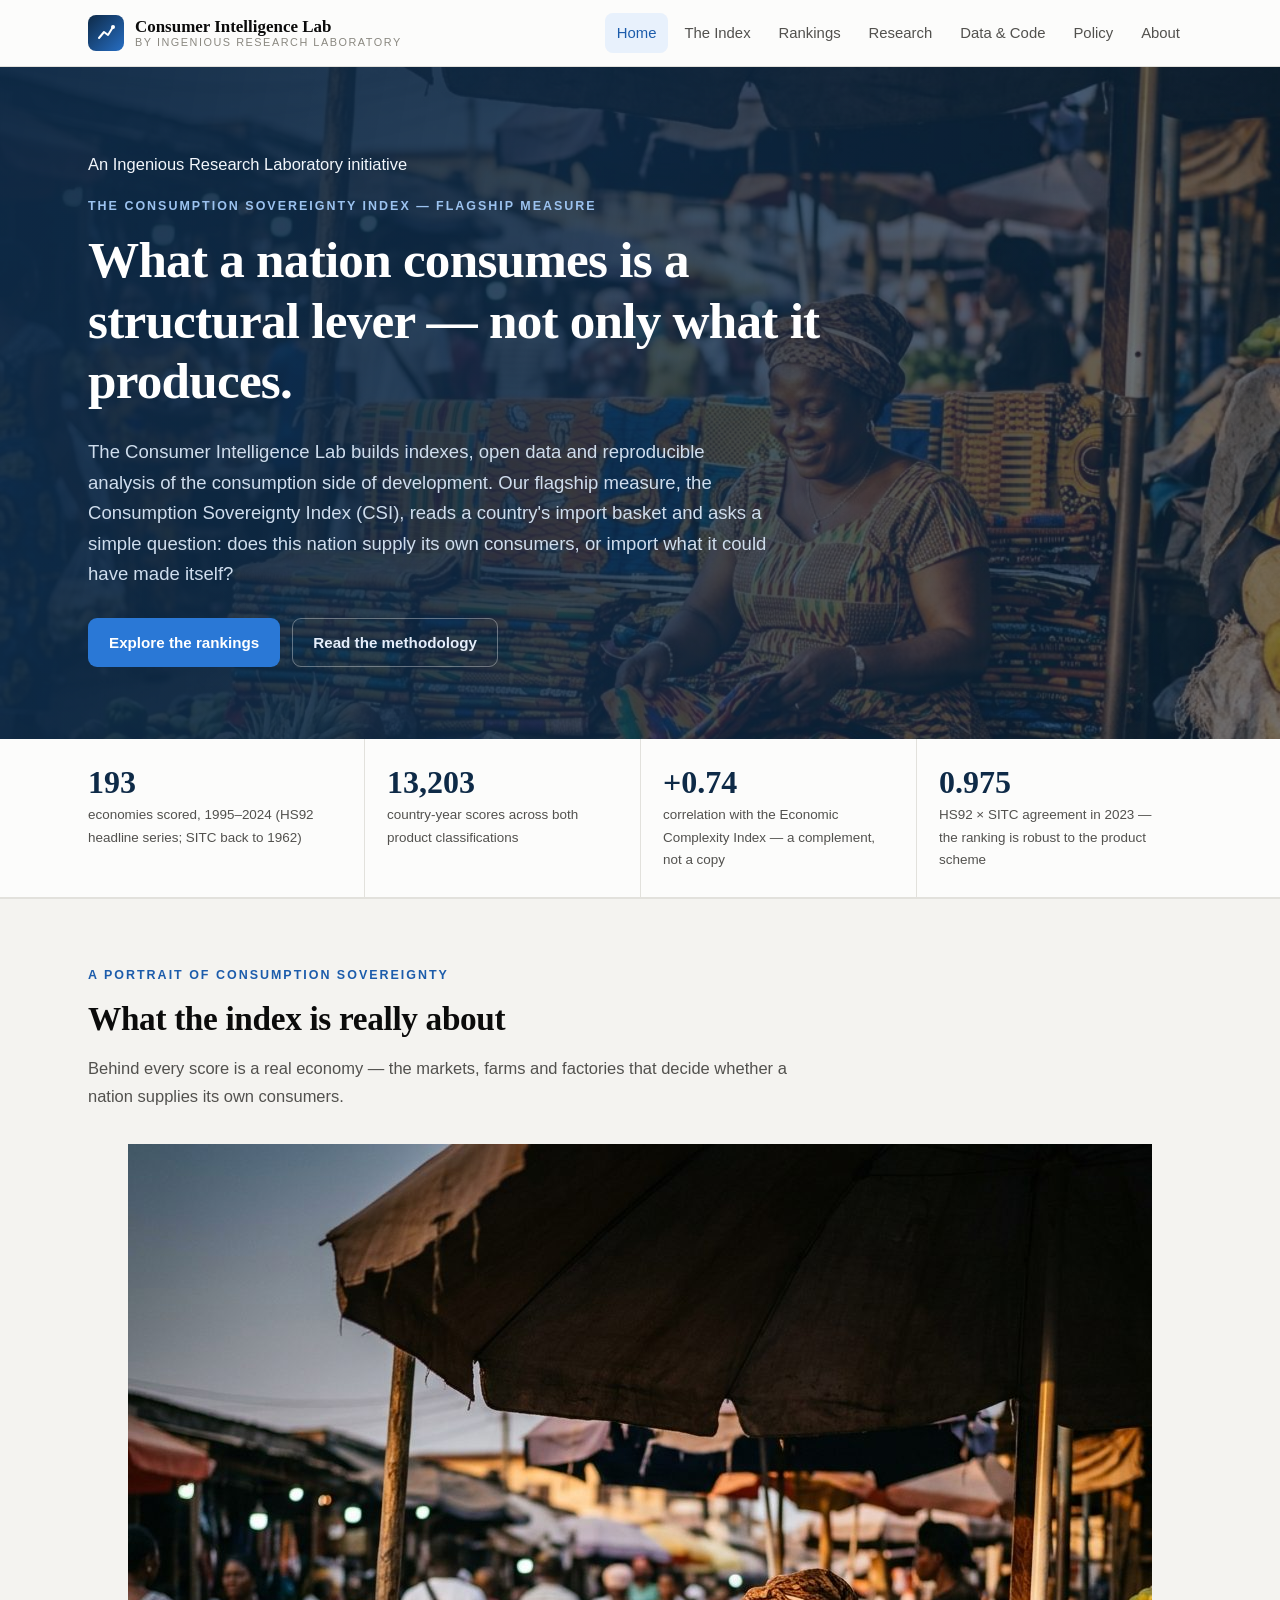
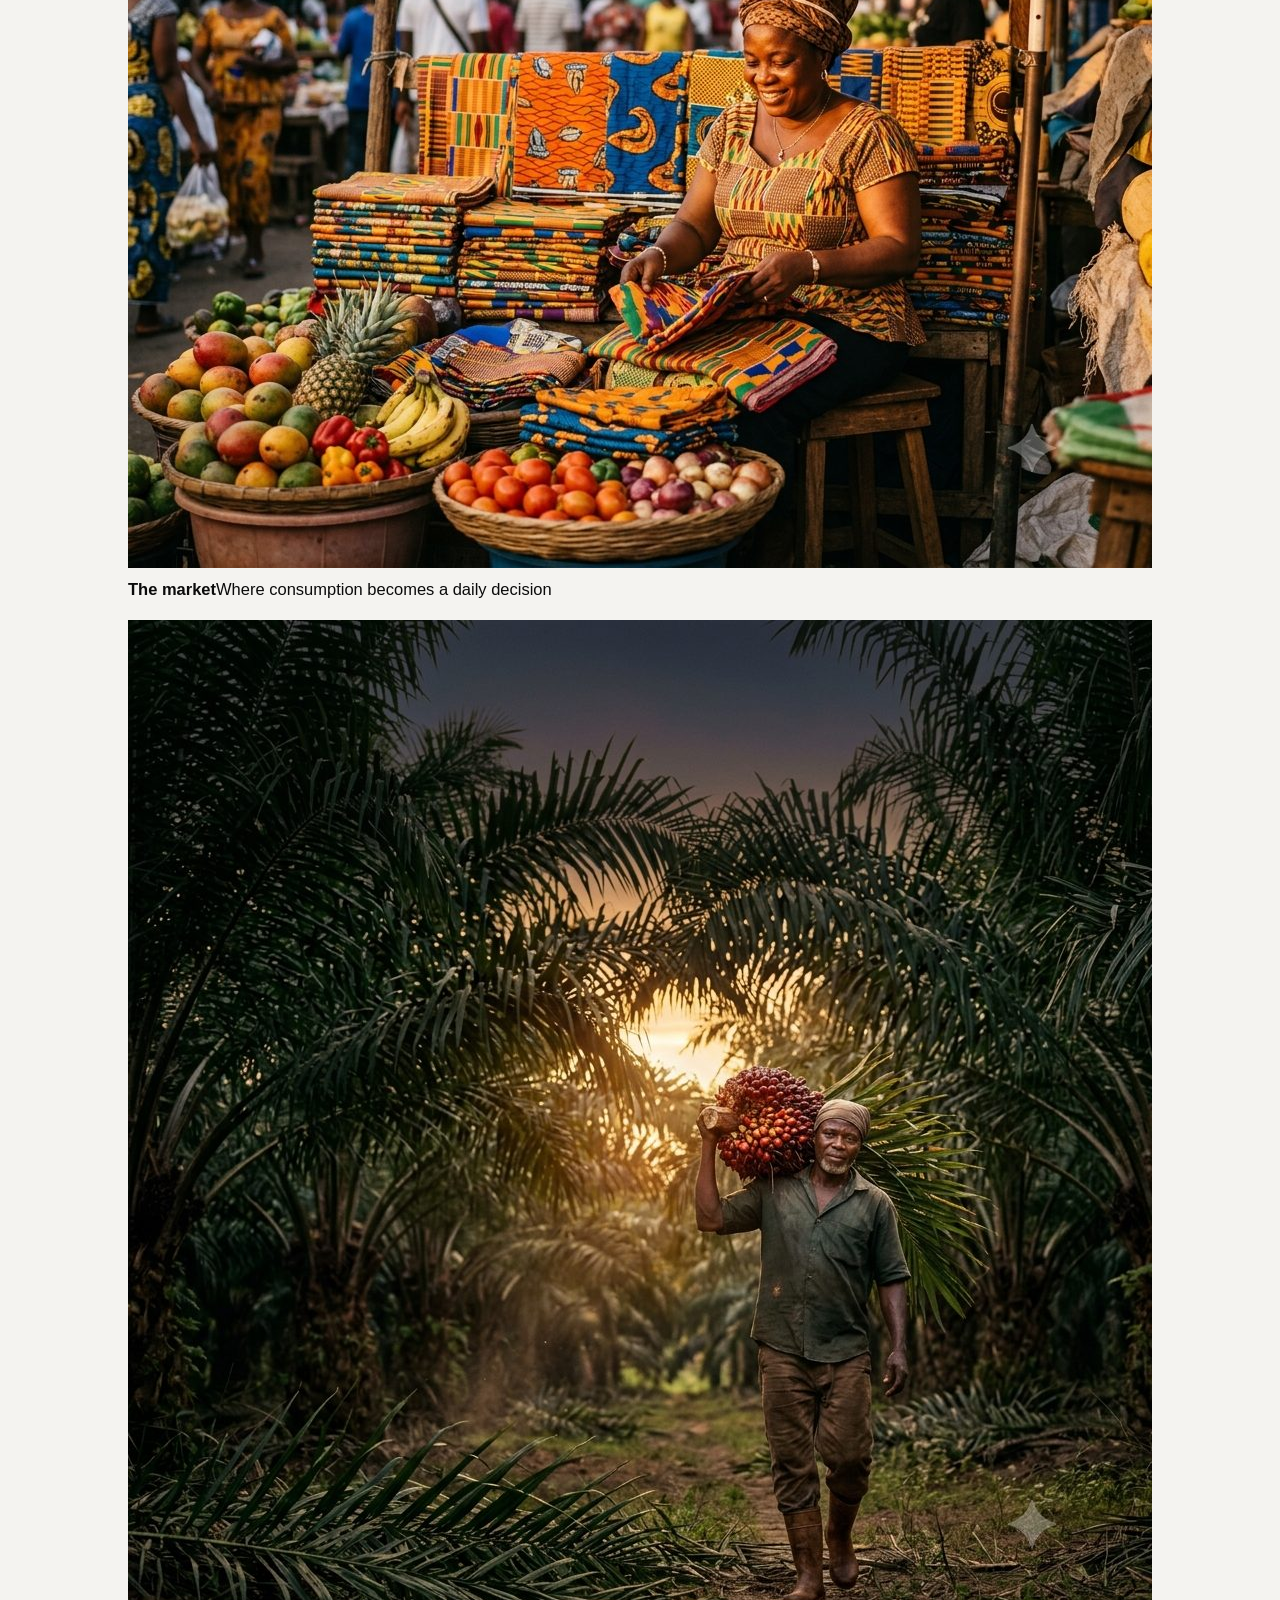
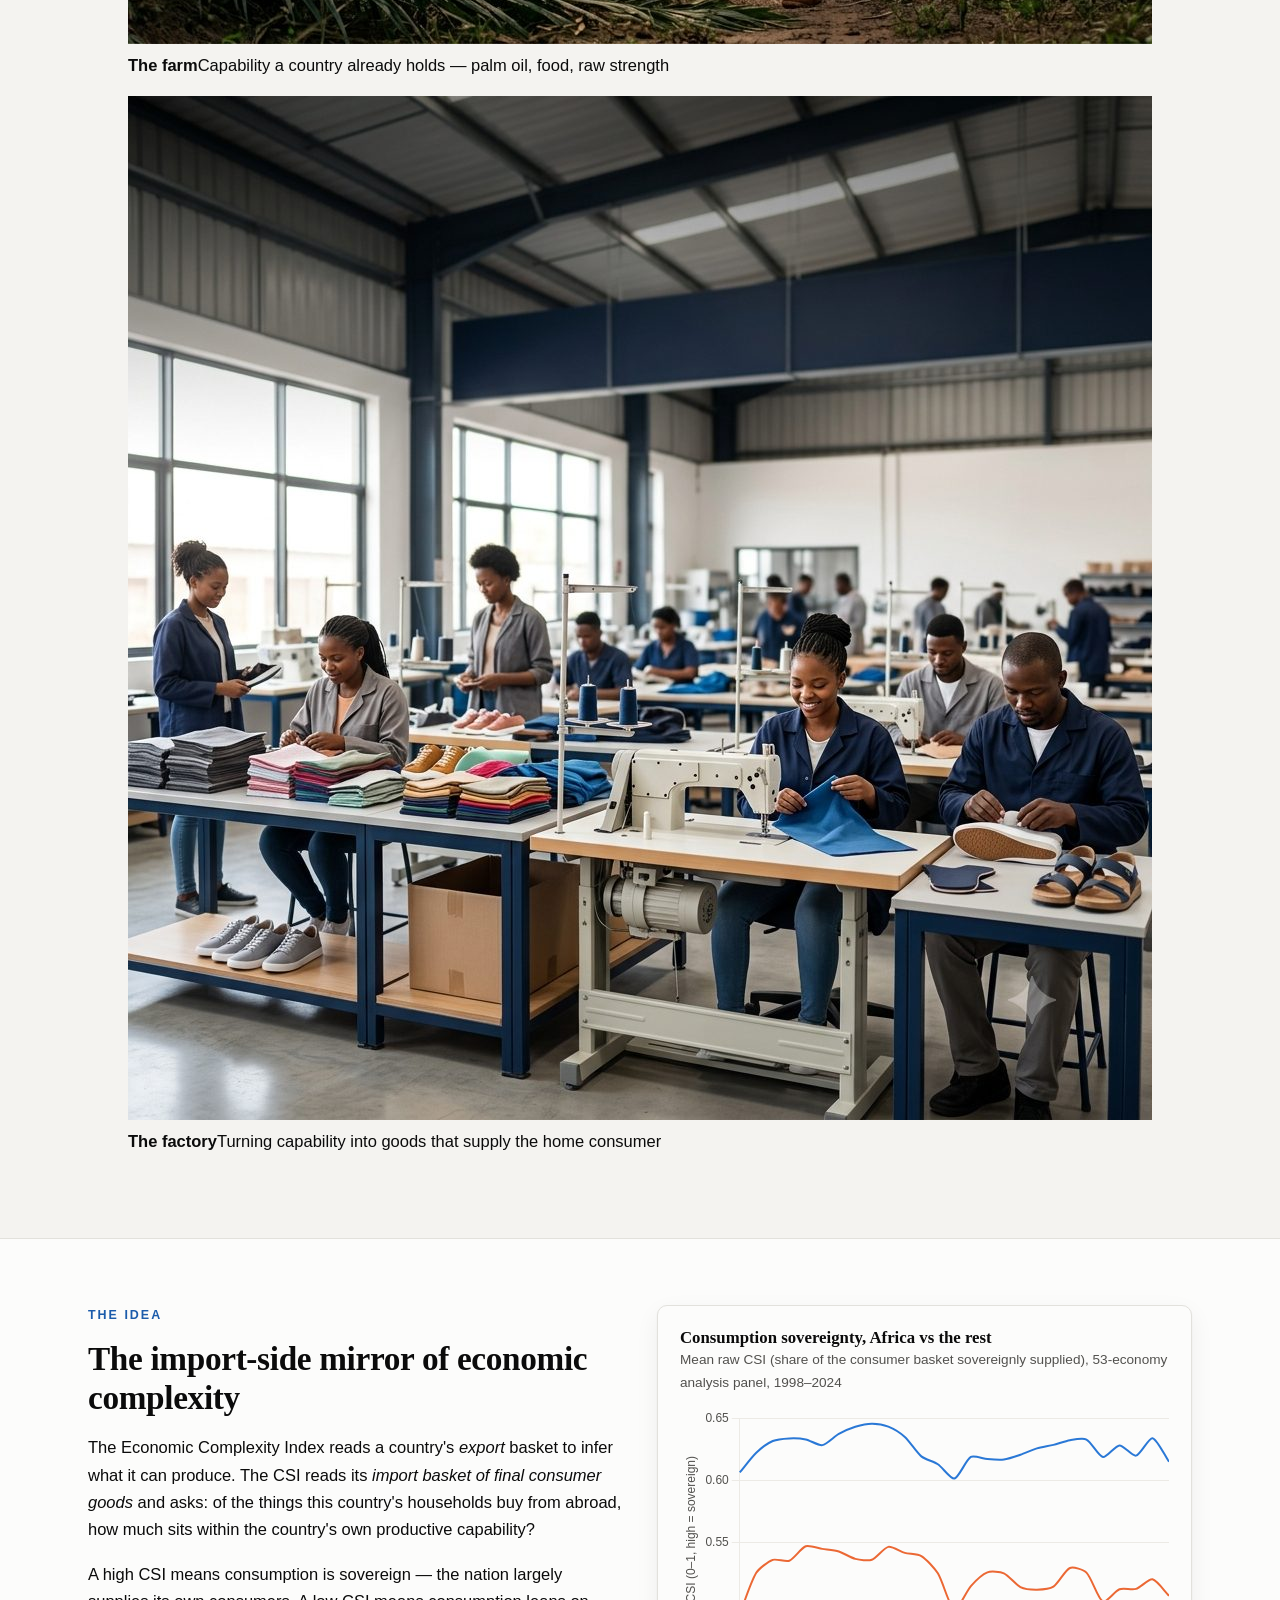
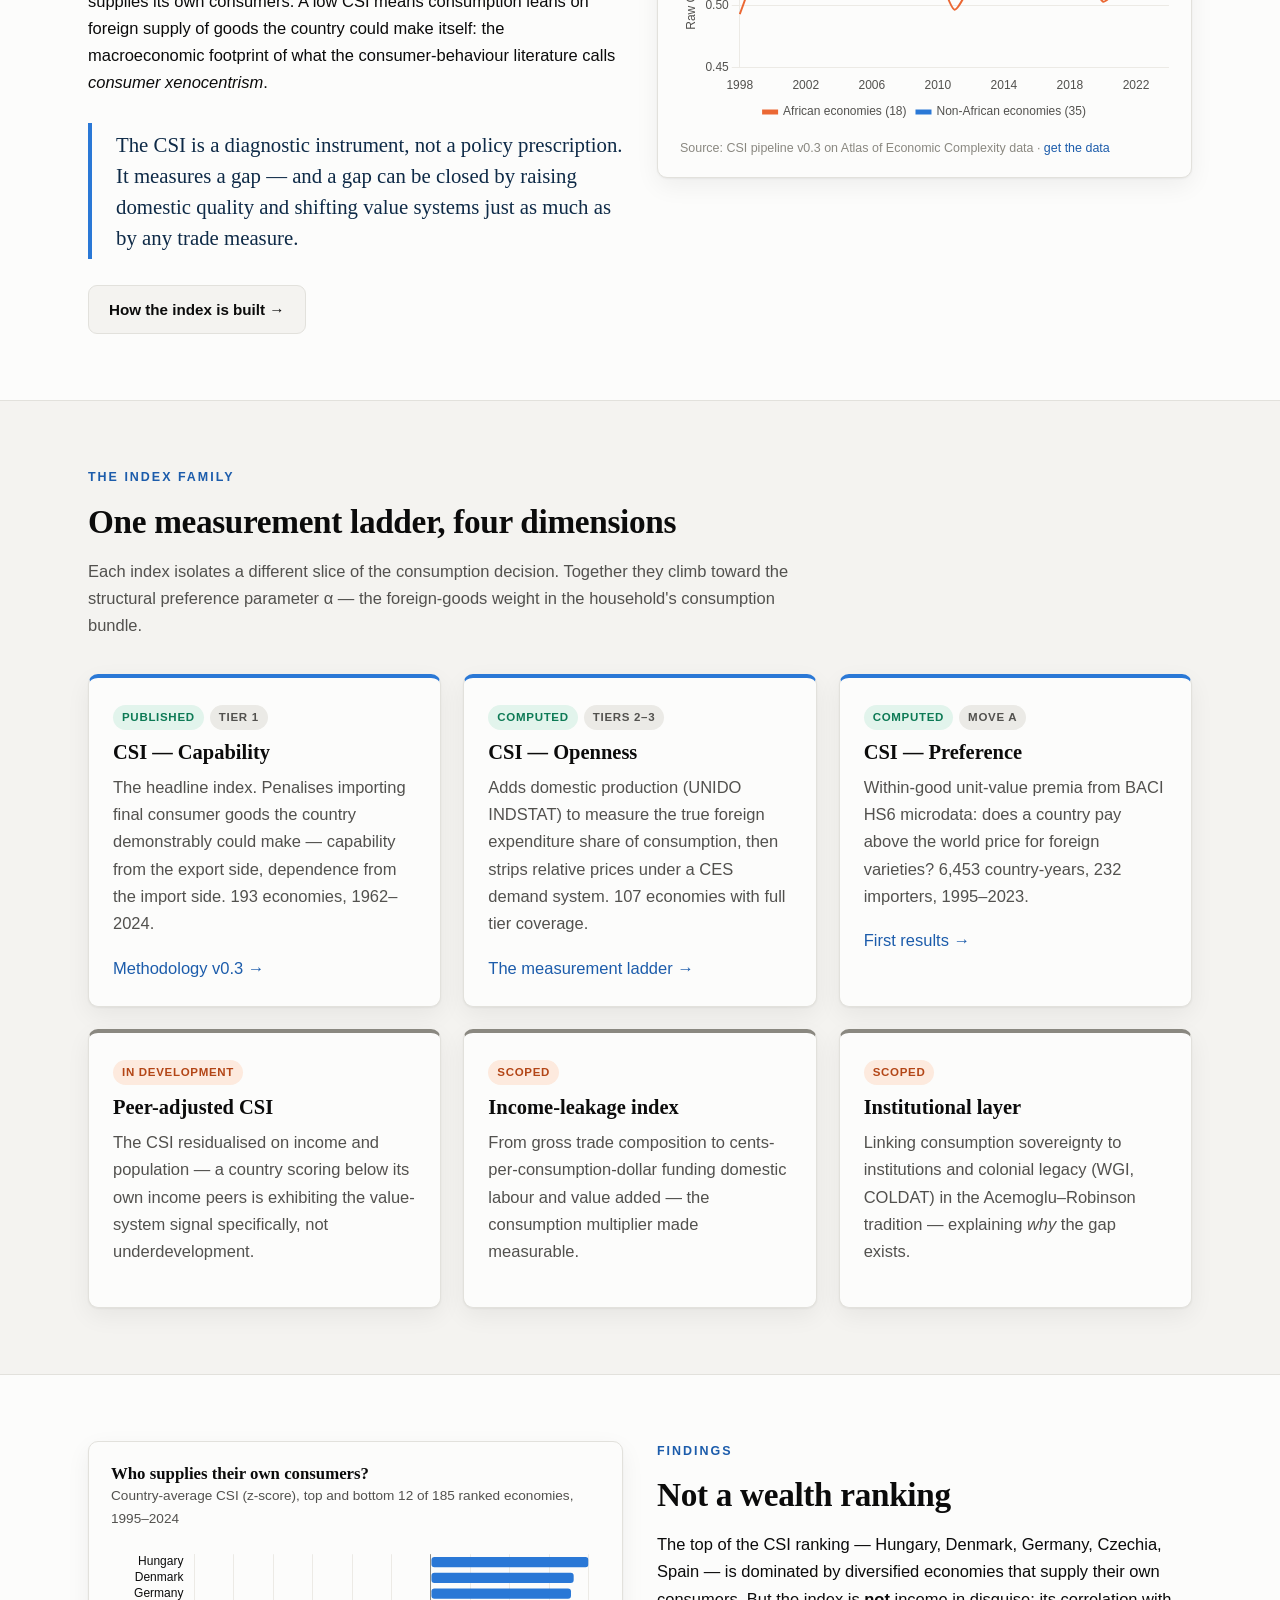
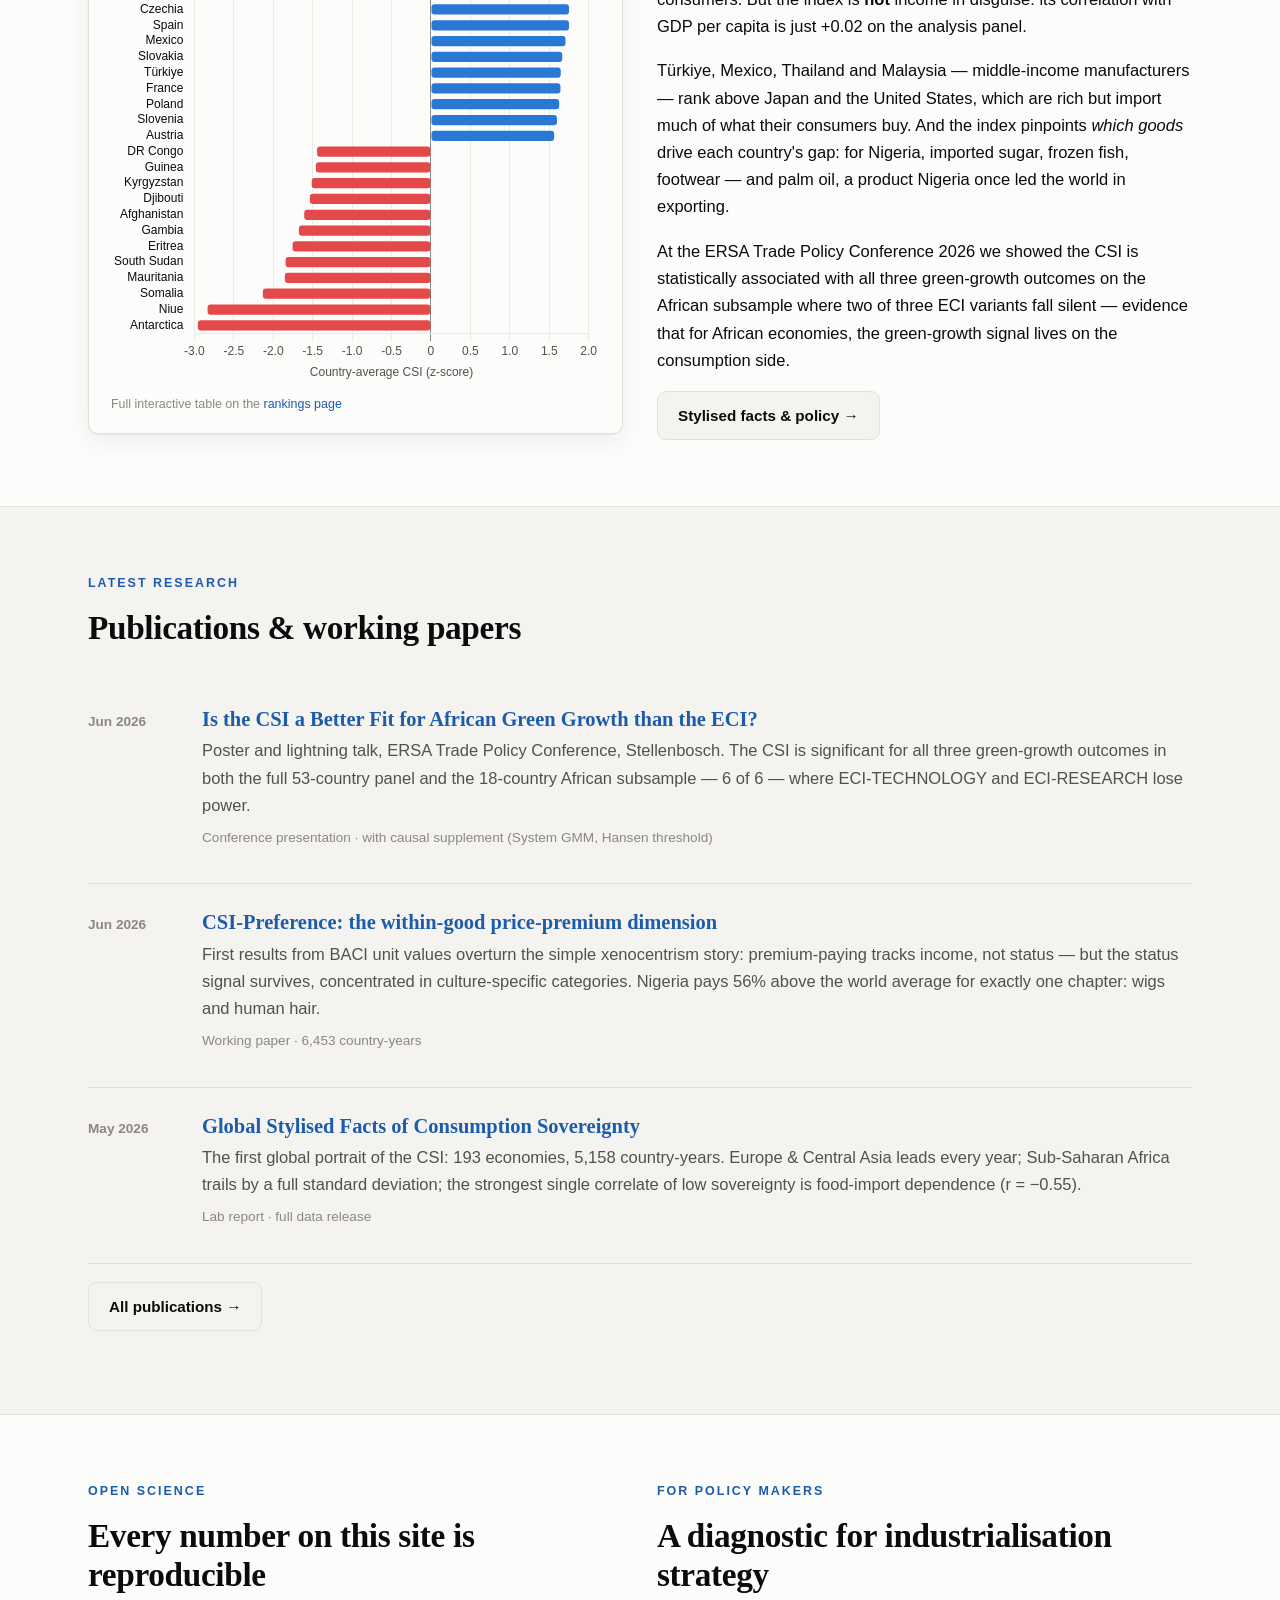
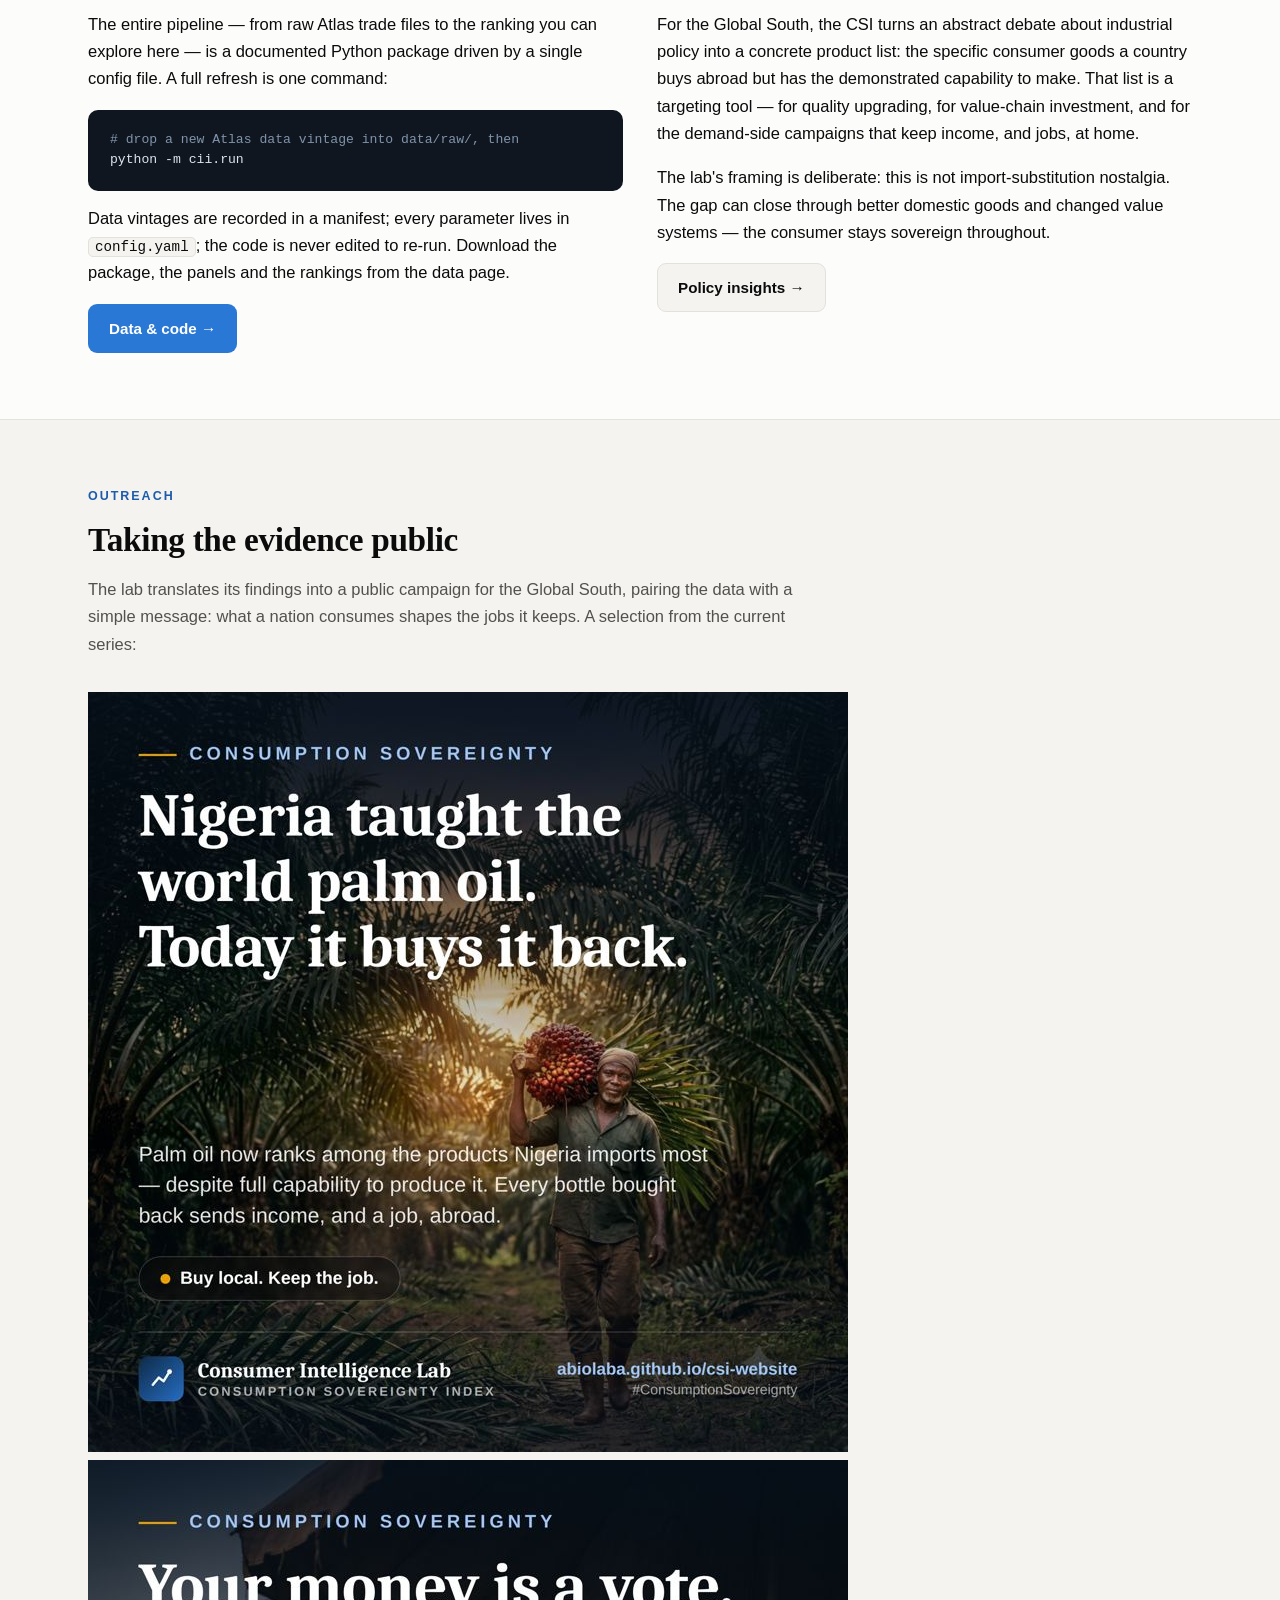
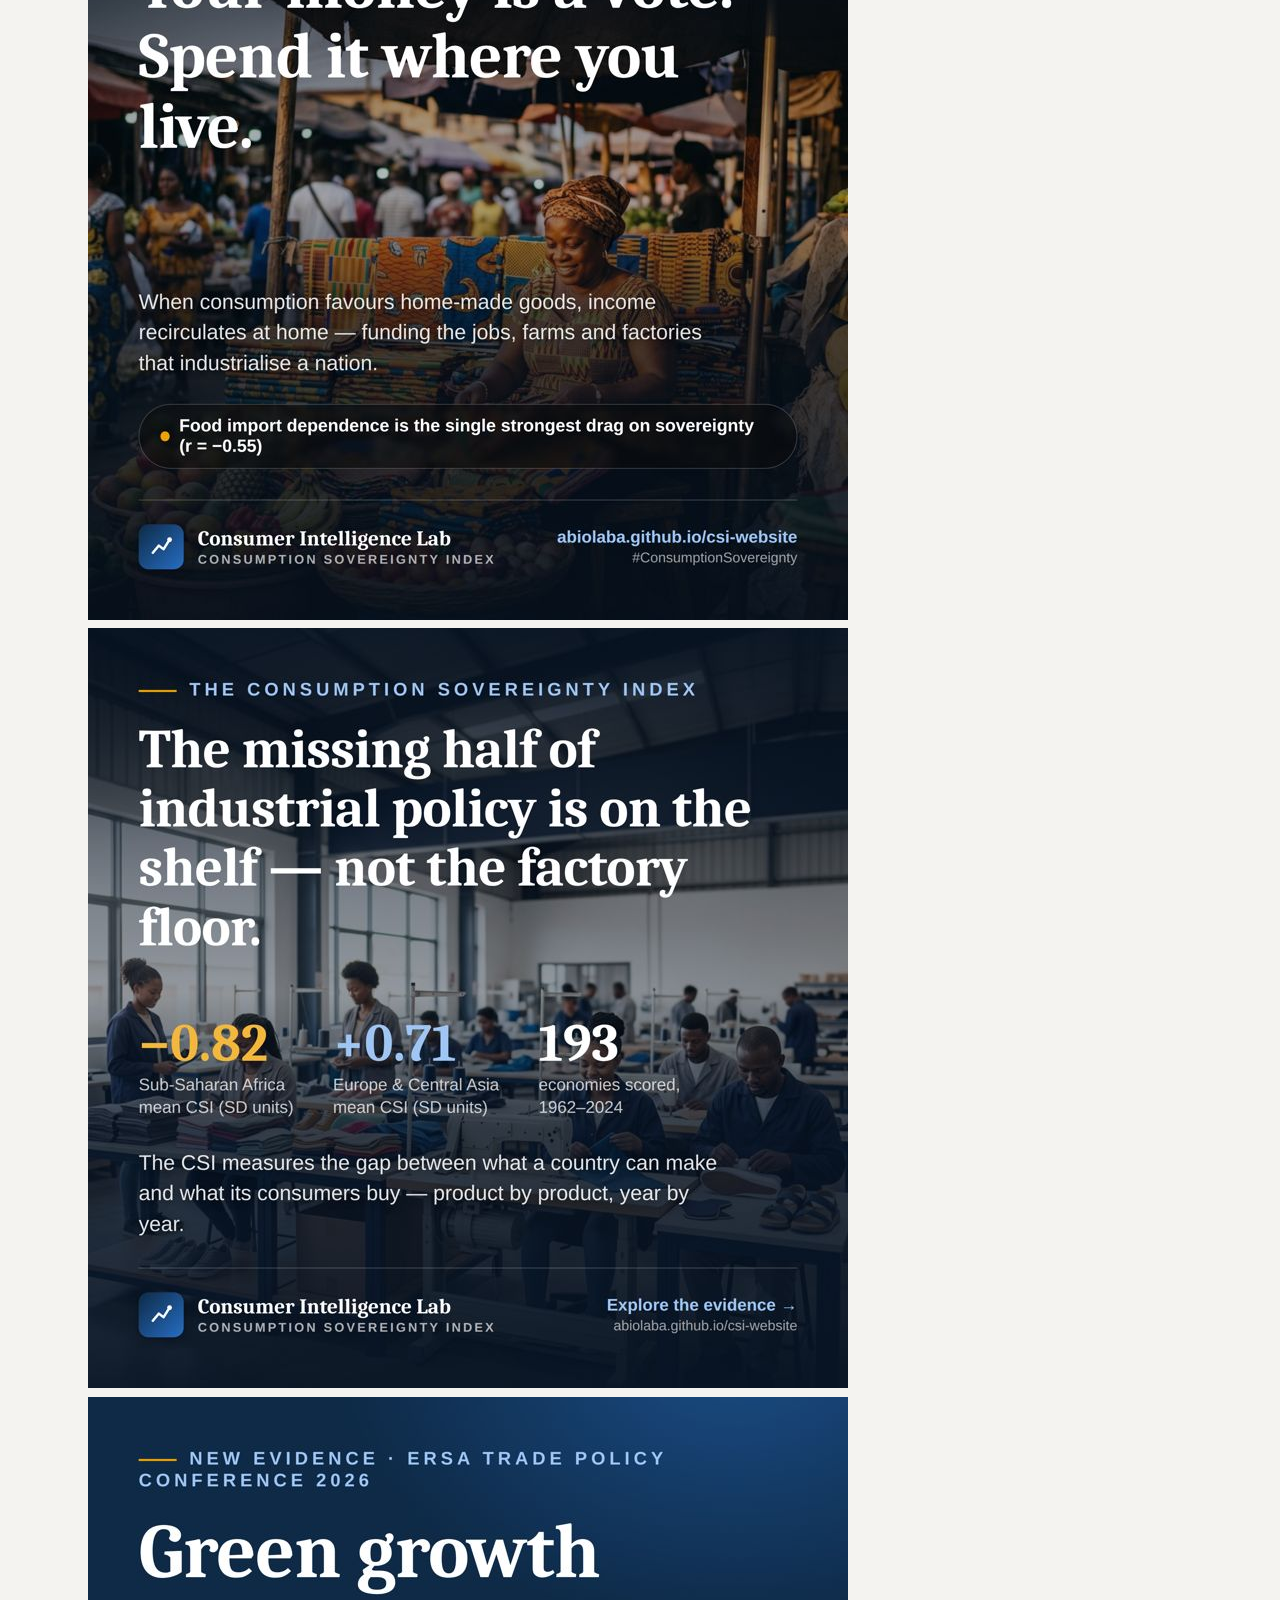
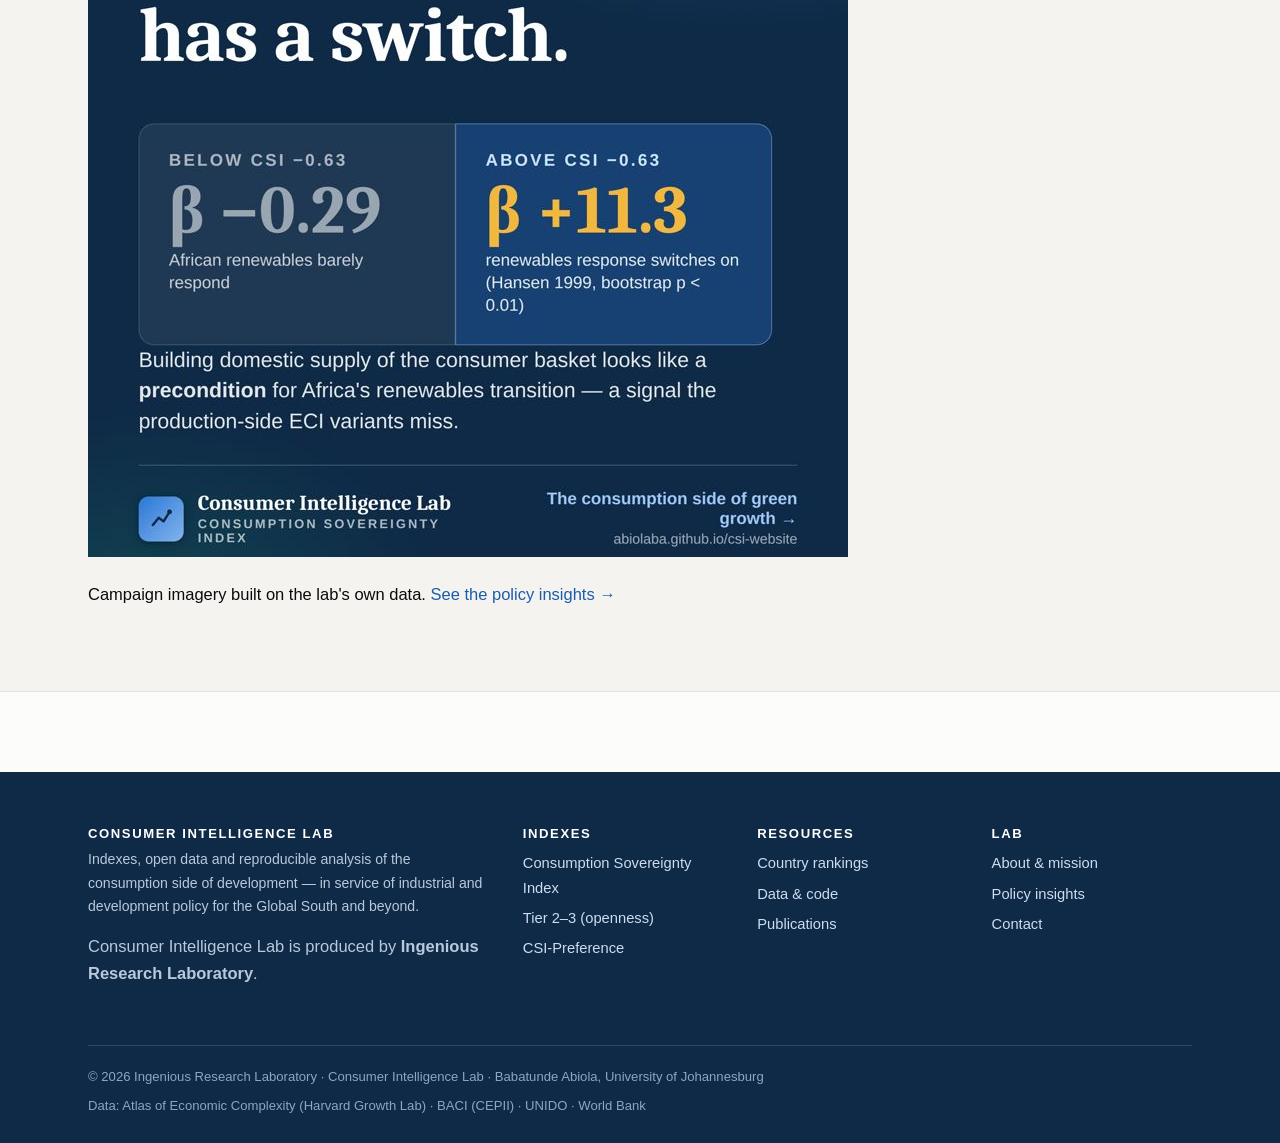
<file: index.html>
<!DOCTYPE html>
<html lang="en">
<head>
<meta charset="UTF-8">
<meta name="viewport" content="width=device-width, initial-scale=1.0">
<title>Consumer Intelligence Lab — The Consumption Sovereignty Index</title>
<meta name="description" content="The Consumer Intelligence Lab builds indexes, open data and reproducible analysis on how nations consume — starting with the Consumption Sovereignty Index (CSI), the import-side mirror of the Economic Complexity Index.">
<link rel="stylesheet" href="assets/css/main.css">
</head>
<body>

<header class="site-header"><div class="wrap bar">
  <a class="brand" href="index.html">
    <span class="brand-mark"><svg width="20" height="20" viewBox="0 0 20 20" fill="none" aria-hidden="true"><path d="M3 15 L8 9 L12 12 L17 4" stroke="#fff" stroke-width="2" stroke-linecap="round" stroke-linejoin="round"/><circle cx="17" cy="4" r="2" fill="#fff"/></svg></span>
    <span class="brand-name">Consumer Intelligence Lab<span>By Ingenious Research Laboratory</span></span>
  </a>
  <button class="nav-toggle" aria-label="Menu">☰</button>
  <nav class="nav">
    <a href="index.html">Home</a>
    <a href="csi.html">The Index</a>
    <a href="rankings.html">Rankings</a>
    <a href="research.html">Research</a>
    <a href="data.html">Data &amp; Code</a>
    <a href="policy.html">Policy</a>
    <a href="about.html">About</a>
  </nav>
</div></header>

<div class="hero has-photo" style="background: linear-gradient(100deg, rgba(14,42,71,.95) 0%, rgba(14,42,71,.85) 42%, rgba(14,42,71,.55) 100%), url('assets/img/photo_market.jpg'); background-size: cover; background-position: center right;"><div class="wrap">
  <p class="hero-eyebrow">An Ingenious Research Laboratory initiative</p>
  <p class="kicker">The Consumption Sovereignty Index — flagship measure</p>
  <h1>What a nation consumes is a structural lever — not only what it produces.</h1>
  <p class="lead">The Consumer Intelligence Lab builds indexes, open data and reproducible analysis of the consumption side of development. Our flagship measure, the Consumption Sovereignty Index (CSI), reads a country's import basket and asks a simple question: does this nation supply its own consumers, or import what it could have made itself?</p>
  <div class="btn-row">
    <a class="btn btn-primary" href="rankings.html">Explore the rankings</a>
    <a class="btn btn-ghost" href="csi.html">Read the methodology</a>
  </div>
</div></div>

<div class="stat-band"><div class="wrap">
  <div class="stat-grid">
    <div class="stat"><div class="num">193</div><div class="lbl">economies scored, 1995–2024 (HS92 headline series; SITC back to 1962)</div></div>
    <div class="stat"><div class="num">13,203</div><div class="lbl">country-year scores across both product classifications</div></div>
    <div class="stat"><div class="num">+0.74</div><div class="lbl">correlation with the Economic Complexity Index — a complement, not a copy</div></div>
    <div class="stat"><div class="num">0.975</div><div class="lbl">HS92 × SITC agreement in 2023 — the ranking is robust to the product scheme</div></div>
  </div>
</div></div>

<section class="block alt"><div class="wrap">
  <div class="section-head">
    <p class="kicker">A portrait of consumption sovereignty</p>
    <h2>What the index is really about</h2>
    <p class="muted">Behind every score is a real economy — the markets, farms and factories that decide whether a nation supplies its own consumers.</p>
  </div>
  <div class="photo-trio">
    <figure>
      <div class="ph"><img src="assets/img/photo_market.jpg" alt="A vendor arranging locally-made textiles and fresh produce at a West African market" loading="lazy"></div>
      <div class="cap"><b>The market</b><span>Where consumption becomes a daily decision</span></div>
    </figure>
    <figure>
      <div class="ph"><img src="assets/img/photo_palm.jpg" alt="A farmer carrying freshly harvested oil-palm fruit at dawn" loading="lazy"></div>
      <div class="cap"><b>The farm</b><span>Capability a country already holds — palm oil, food, raw strength</span></div>
    </figure>
    <figure>
      <div class="ph"><img src="assets/img/photo_factory.jpg" alt="Workers producing footwear and textiles on a modern African manufacturing floor" loading="lazy"></div>
      <div class="cap"><b>The factory</b><span>Turning capability into goods that supply the home consumer</span></div>
    </figure>
  </div>
</div></section>

<section class="block"><div class="wrap">
  <div class="grid-2">
    <div>
      <p class="kicker">The idea</p>
      <h2>The import-side mirror of economic complexity</h2>
      <p>The Economic Complexity Index reads a country's <em>export</em> basket to infer what it can produce. The CSI reads its <em>import basket of final consumer goods</em> and asks: of the things this country's households buy from abroad, how much sits within the country's own productive capability?</p>
      <p>A high CSI means consumption is sovereign — the nation largely supplies its own consumers. A low CSI means consumption leans on foreign supply of goods the country could make itself: the macroeconomic footprint of what the consumer-behaviour literature calls <em>consumer xenocentrism</em>.</p>
      <blockquote class="pull">The CSI is a diagnostic instrument, not a policy prescription. It measures a gap — and a gap can be closed by raising domestic quality and shifting value systems just as much as by any trade measure.</blockquote>
      <a class="btn btn-light" href="csi.html">How the index is built →</a>
    </div>
    <div class="panel viz-root">
      <h4>Consumption sovereignty, Africa vs the rest</h4>
      <p class="sub">Mean raw CSI (share of the consumer basket sovereignly supplied), 53-economy analysis panel, 1998–2024</p>
      <div class="chart-box" style="height:320px"><canvas id="heroTrend" role="img" aria-label="Line chart: raw CSI for African economies vs non-African economies, 1998 to 2024. The African line is persistently about 0.10 lower."></canvas></div>
      <p class="src">Source: CSI pipeline v0.3 on Atlas of Economic Complexity data · <a href="data.html">get the data</a></p>
    </div>
  </div>
</div></section>

<section class="block alt"><div class="wrap">
  <div class="section-head">
    <p class="kicker">The index family</p>
    <h2>One measurement ladder, four dimensions</h2>
    <p class="muted">Each index isolates a different slice of the consumption decision. Together they climb toward the structural preference parameter α — the foreign-goods weight in the household's consumption bundle.</p>
  </div>
  <div class="grid-3">
    <div class="card index-card">
      <div class="tag-row"><span class="tag t-green">Published</span><span class="tag t-gray">Tier 1</span></div>
      <h3>CSI — Capability</h3>
      <p class="muted">The headline index. Penalises importing final consumer goods the country demonstrably could make — capability from the export side, dependence from the import side. 193 economies, 1962–2024.</p>
      <a href="csi.html">Methodology v0.3 →</a>
    </div>
    <div class="card index-card">
      <div class="tag-row"><span class="tag t-green">Computed</span><span class="tag t-gray">Tiers 2–3</span></div>
      <h3>CSI — Openness</h3>
      <p class="muted">Adds domestic production (UNIDO INDSTAT) to measure the true foreign expenditure share of consumption, then strips relative prices under a CES demand system. 107 economies with full tier coverage.</p>
      <a href="csi.html#ladder">The measurement ladder →</a>
    </div>
    <div class="card index-card">
      <div class="tag-row"><span class="tag t-green">Computed</span><span class="tag t-gray">Move A</span></div>
      <h3>CSI — Preference</h3>
      <p class="muted">Within-good unit-value premia from BACI HS6 microdata: does a country pay above the world price for foreign varieties? 6,453 country-years, 232 importers, 1995–2023.</p>
      <a href="research.html#preference">First results →</a>
    </div>
  </div>
  <div style="margin-top:22px" class="grid-3">
    <div class="card index-card coming">
      <div class="tag-row"><span class="tag t-orange">In development</span></div>
      <h3>Peer-adjusted CSI</h3>
      <p class="muted">The CSI residualised on income and population — a country scoring below its own income peers is exhibiting the value-system signal specifically, not underdevelopment.</p>
    </div>
    <div class="card index-card coming">
      <div class="tag-row"><span class="tag t-orange">Scoped</span></div>
      <h3>Income-leakage index</h3>
      <p class="muted">From gross trade composition to cents-per-consumption-dollar funding domestic labour and value added — the consumption multiplier made measurable.</p>
    </div>
    <div class="card index-card coming">
      <div class="tag-row"><span class="tag t-orange">Scoped</span></div>
      <h3>Institutional layer</h3>
      <p class="muted">Linking consumption sovereignty to institutions and colonial legacy (WGI, COLDAT) in the Acemoglu–Robinson tradition — explaining <em>why</em> the gap exists.</p>
    </div>
  </div>
</div></section>

<section class="block"><div class="wrap">
  <div class="grid-2">
    <div class="panel viz-root">
      <h4>Who supplies their own consumers?</h4>
      <p class="sub">Country-average CSI (z-score), top and bottom 12 of 185 ranked economies, 1995–2024</p>
      <div class="chart-box" style="height:440px"><canvas id="homeRank" role="img" aria-label="Diverging bar chart of top 12 and bottom 12 country-average CSI scores. Hungary leads near +2.0; Somalia is lowest among sovereign states near −2.1."></canvas></div>
      <p class="src">Full interactive table on the <a href="rankings.html">rankings page</a></p>
    </div>
    <div>
      <p class="kicker">Findings</p>
      <h2>Not a wealth ranking</h2>
      <p>The top of the CSI ranking — Hungary, Denmark, Germany, Czechia, Spain — is dominated by diversified economies that supply their own consumers. But the index is <strong>not</strong> income in disguise: its correlation with GDP per capita is just +0.02 on the analysis panel.</p>
      <p>Türkiye, Mexico, Thailand and Malaysia — middle-income manufacturers — rank above Japan and the United States, which are rich but import much of what their consumers buy. And the index pinpoints <em>which goods</em> drive each country's gap: for Nigeria, imported sugar, frozen fish, footwear — and palm oil, a product Nigeria once led the world in exporting.</p>
      <p>At the ERSA Trade Policy Conference 2026 we showed the CSI is statistically associated with all three green-growth outcomes on the African subsample where two of three ECI variants fall silent — evidence that for African economies, the green-growth signal lives on the consumption side.</p>
      <a class="btn btn-light" href="policy.html">Stylised facts &amp; policy →</a>
    </div>
  </div>
</div></section>

<section class="block alt"><div class="wrap">
  <div class="section-head">
    <p class="kicker">Latest research</p>
    <h2>Publications &amp; working papers</h2>
  </div>
  <div class="pub">
    <div class="date">Jun 2026</div>
    <div>
      <h3><a href="research.html#ersa">Is the CSI a Better Fit for African Green Growth than the ECI?</a></h3>
      <p>Poster and lightning talk, ERSA Trade Policy Conference, Stellenbosch. The CSI is significant for all three green-growth outcomes in both the full 53-country panel and the 18-country African subsample — 6 of 6 — where ECI-TECHNOLOGY and ECI-RESEARCH lose power.</p>
      <p class="meta">Conference presentation · with causal supplement (System GMM, Hansen threshold)</p>
    </div>
  </div>
  <div class="pub">
    <div class="date">Jun 2026</div>
    <div>
      <h3><a href="research.html#preference">CSI-Preference: the within-good price-premium dimension</a></h3>
      <p>First results from BACI unit values overturn the simple xenocentrism story: premium-paying tracks income, not status — but the status signal survives, concentrated in culture-specific categories. Nigeria pays 56% above the world average for exactly one chapter: wigs and human hair.</p>
      <p class="meta">Working paper · 6,453 country-years</p>
    </div>
  </div>
  <div class="pub">
    <div class="date">May 2026</div>
    <div>
      <h3><a href="research.html#stylised">Global Stylised Facts of Consumption Sovereignty</a></h3>
      <p>The first global portrait of the CSI: 193 economies, 5,158 country-years. Europe &amp; Central Asia leads every year; Sub-Saharan Africa trails by a full standard deviation; the strongest single correlate of low sovereignty is food-import dependence (r = −0.55).</p>
      <p class="meta">Lab report · full data release</p>
    </div>
  </div>
  <p style="margin-top:18px"><a class="btn btn-light" href="research.html">All publications →</a></p>
</div></section>

<section class="block"><div class="wrap">
  <div class="grid-2">
    <div>
      <p class="kicker">Open science</p>
      <h2>Every number on this site is reproducible</h2>
      <p>The entire pipeline — from raw Atlas trade files to the ranking you can explore here — is a documented Python package driven by a single config file. A full refresh is one command:</p>
      <pre class="code"><span class="c"># drop a new Atlas data vintage into data/raw/, then</span>
python -m cii.run</pre>
      <p>Data vintages are recorded in a manifest; every parameter lives in <code class="inline">config.yaml</code>; the code is never edited to re-run. Download the package, the panels and the rankings from the data page.</p>
      <a class="btn btn-primary" href="data.html">Data &amp; code →</a>
    </div>
    <div>
      <p class="kicker">For policy makers</p>
      <h2>A diagnostic for industrialisation strategy</h2>
      <p>For the Global South, the CSI turns an abstract debate about industrial policy into a concrete product list: the specific consumer goods a country buys abroad but has the demonstrated capability to make. That list is a targeting tool — for quality upgrading, for value-chain investment, and for the demand-side campaigns that keep income, and jobs, at home.</p>
      <p>The lab's framing is deliberate: this is not import-substitution nostalgia. The gap can close through better domestic goods and changed value systems — the consumer stays sovereign throughout.</p>
      <a class="btn btn-light" href="policy.html">Policy insights →</a>
    </div>
  </div>
</div></section>

<section class="block alt"><div class="wrap">
  <div class="section-head">
    <p class="kicker">Outreach</p>
    <h2>Taking the evidence public</h2>
    <p class="muted">The lab translates its findings into a public campaign for the Global South, pairing the data with a simple message: what a nation consumes shapes the jobs it keeps. A selection from the current series:</p>
  </div>
  <div class="campaign-grid">
    <a href="assets/img/camp_palm.jpg" target="_blank" rel="noopener"><img src="assets/img/camp_palm.jpg" alt="Campaign advert: Nigeria taught the world palm oil, today it buys it back" loading="lazy"></a>
    <a href="assets/img/camp_market.jpg" target="_blank" rel="noopener"><img src="assets/img/camp_market.jpg" alt="Campaign advert: your money is a vote, spend it where you live" loading="lazy"></a>
    <a href="assets/img/camp_index.jpg" target="_blank" rel="noopener"><img src="assets/img/camp_index.jpg" alt="Campaign advert: the missing half of industrial policy is on the shelf" loading="lazy"></a>
    <a href="assets/img/camp_green.jpg" target="_blank" rel="noopener"><img src="assets/img/camp_green.jpg" alt="Campaign advert: green growth has a switch" loading="lazy"></a>
  </div>
  <p class="src" style="margin-top:16px">Campaign imagery built on the lab's own data. <a href="policy.html">See the policy insights →</a></p>
</div></section>

<footer class="site-footer"><div class="wrap">
  <div class="top">
    <div>
      <h4>Consumer Intelligence Lab</h4>
      <p class="small" style="color:#b9c9dc">Indexes, open data and reproducible analysis of the consumption side of development — in service of industrial and development policy for the Global South and beyond.</p>
      <p class="parent-credit">Consumer Intelligence Lab is produced by <strong>Ingenious Research Laboratory</strong>.</p>
    </div>
    <div>
      <h4>Indexes</h4>
      <a href="csi.html">Consumption Sovereignty Index</a>
      <a href="csi.html#ladder">Tier 2–3 (openness)</a>
      <a href="research.html#preference">CSI-Preference</a>
    </div>
    <div>
      <h4>Resources</h4>
      <a href="rankings.html">Country rankings</a>
      <a href="data.html">Data &amp; code</a>
      <a href="research.html">Publications</a>
    </div>
    <div>
      <h4>Lab</h4>
      <a href="about.html">About &amp; mission</a>
      <a href="policy.html">Policy insights</a>
      <a href="about.html#contact">Contact</a>
    </div>
  </div>
  <div class="legal">
    <span>© 2026 Ingenious Research Laboratory · Consumer Intelligence Lab · Babatunde Abiola, University of Johannesburg</span>
    <span>Data: Atlas of Economic Complexity (Harvard Growth Lab) · BACI (CEPII) · UNIDO · World Bank</span>
  </div>
</div></footer>

<script src="assets/js/vendor/chart.umd.min.js"></script>
<script src="assets/js/data.js"></script>
<script src="assets/js/main.js"></script>
<script>
(function () {
  const D = CSI_DATA;
  cilLineChart("heroTrend", D.analysisYears, [
    { label: "African economies (18)", data: D.trendAfrica, color: CIL.series[1] },
    { label: "Non-African economies (35)", data: D.trendNonAfrica, color: CIL.series[0] },
  ], { yTitle: "Raw CSI (0–1, high = sovereign)" });

  const top = D.rankings.slice(0, 12);
  const bottom = D.rankings.slice(-12);
  const rows = top.concat(bottom);
  cilDivergingBar("homeRank", rows.map(r => r.name), rows.map(r => r.csi),
    { xTitle: "Country-average CSI (z-score)", dp: 2 });
})();
</script>
</body>
</html>
</file>
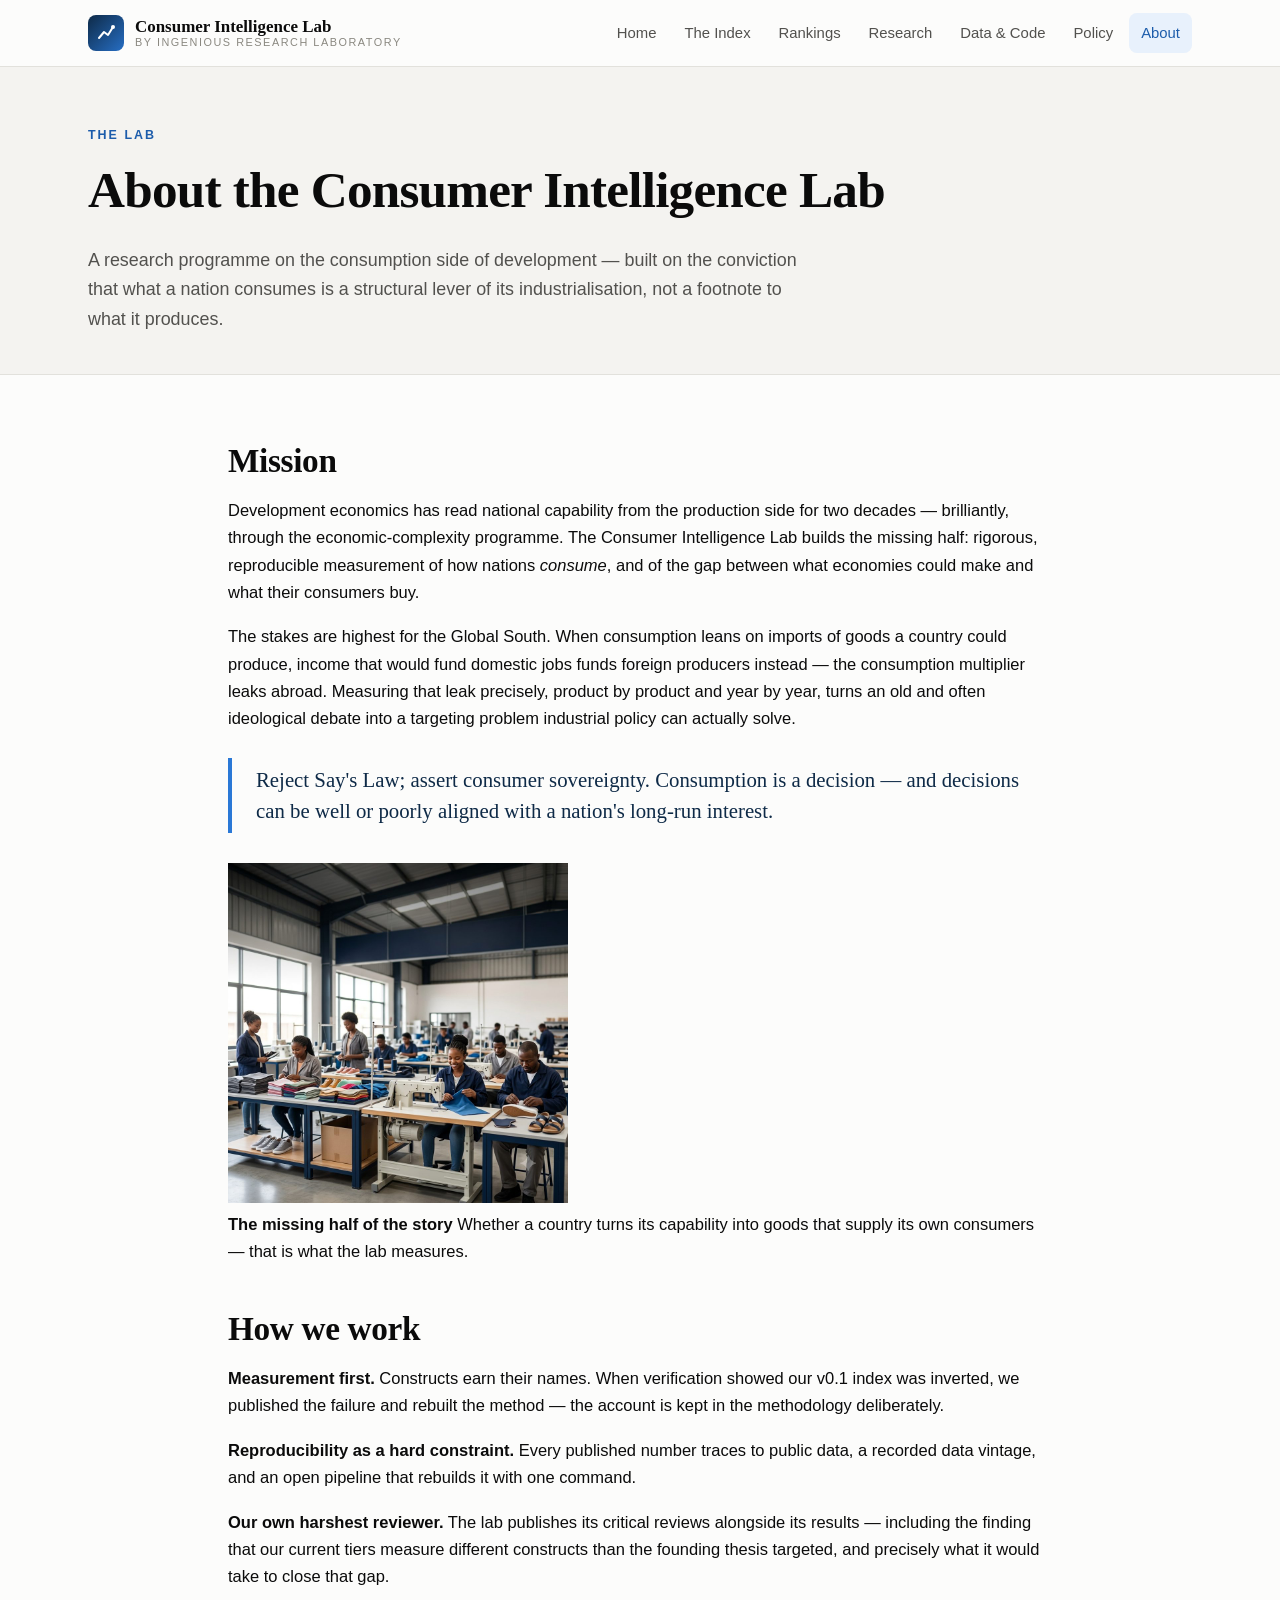
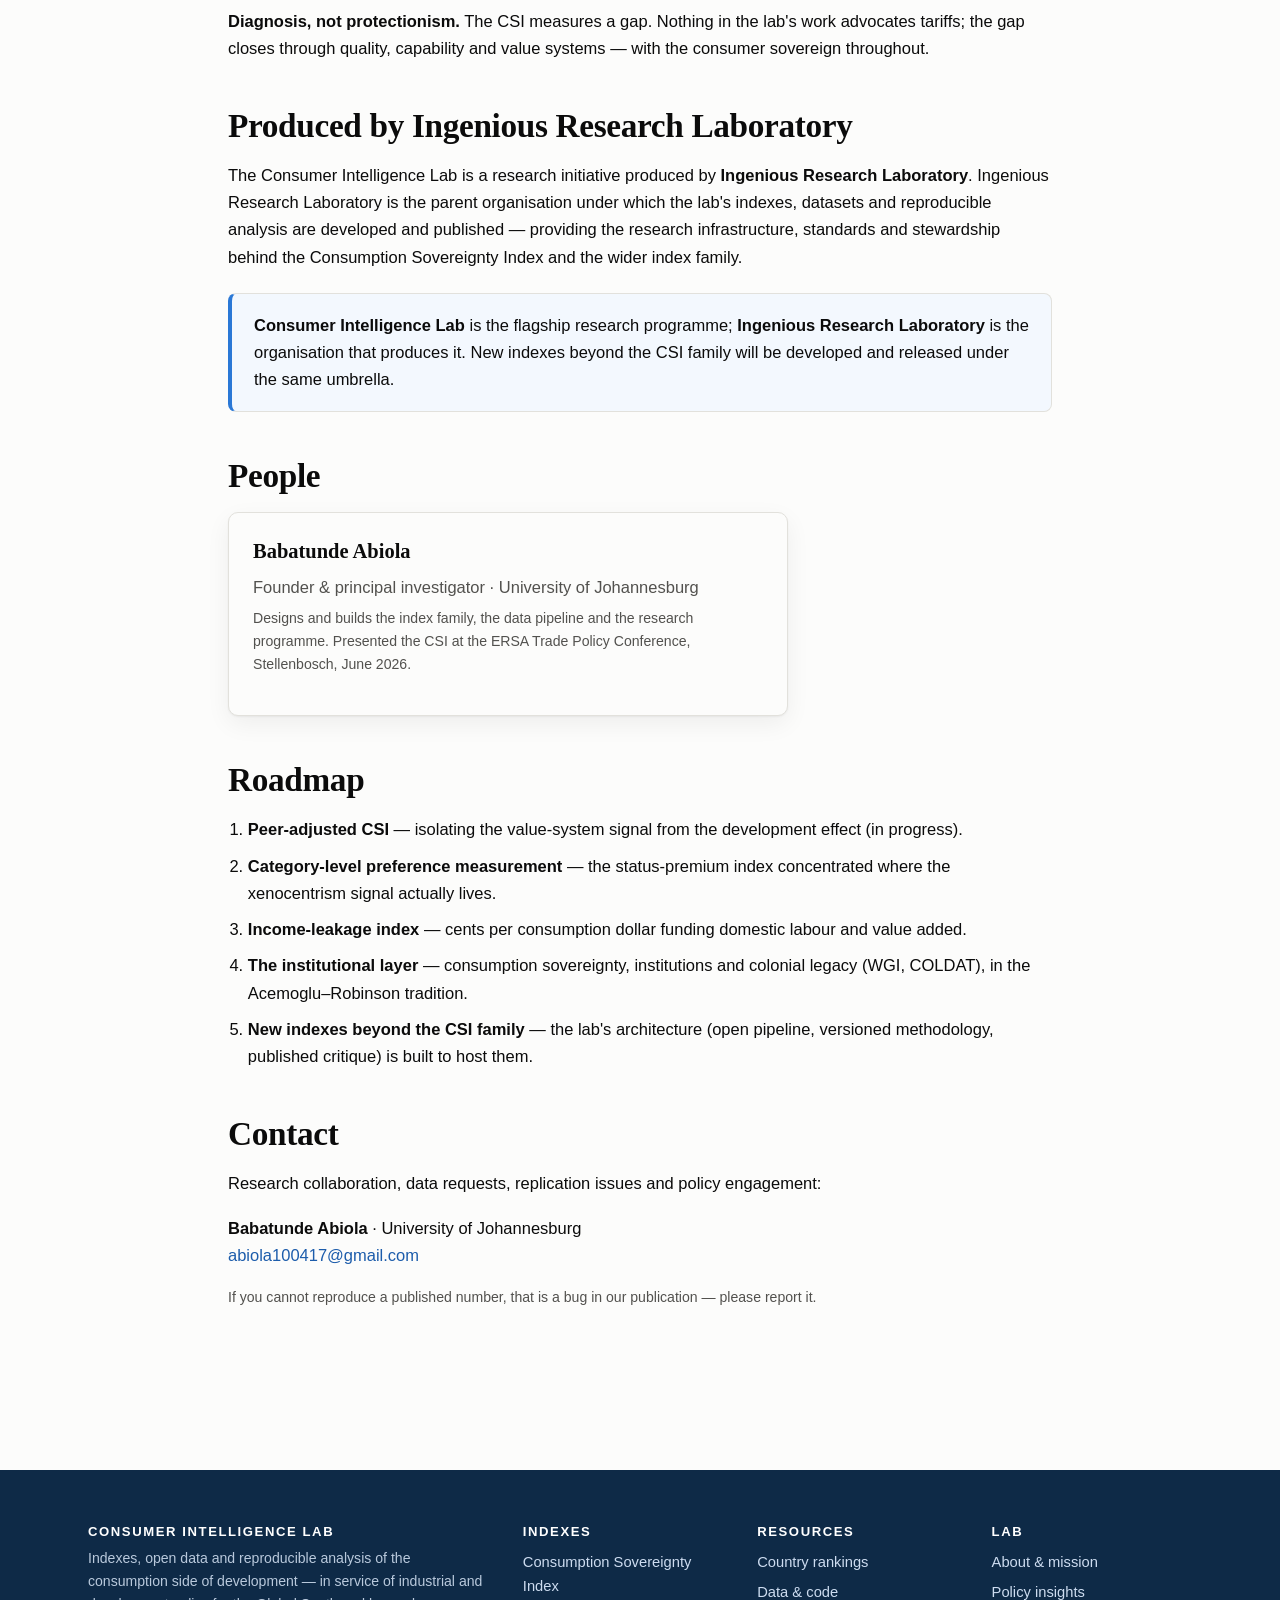
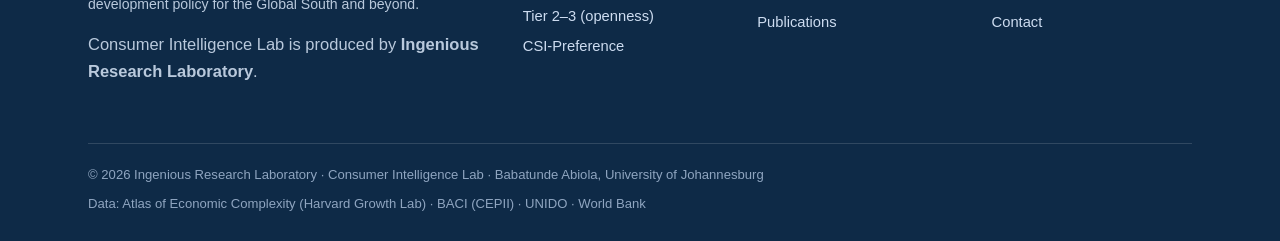
<file: about.html>
<!DOCTYPE html>
<html lang="en">
<head>
<meta charset="UTF-8">
<meta name="viewport" content="width=device-width, initial-scale=1.0">
<title>About the Lab | Consumer Intelligence Lab</title>
<meta name="description" content="The Consumer Intelligence Lab's mission: measurement-first, reproducible research on the consumption side of development, guiding industrial policy for the Global South.">
<link rel="stylesheet" href="assets/css/main.css">
</head>
<body>

<header class="site-header"><div class="wrap bar">
  <a class="brand" href="index.html">
    <span class="brand-mark"><svg width="20" height="20" viewBox="0 0 20 20" fill="none" aria-hidden="true"><path d="M3 15 L8 9 L12 12 L17 4" stroke="#fff" stroke-width="2" stroke-linecap="round" stroke-linejoin="round"/><circle cx="17" cy="4" r="2" fill="#fff"/></svg></span>
    <span class="brand-name">Consumer Intelligence Lab<span>By Ingenious Research Laboratory</span></span>
  </a>
  <button class="nav-toggle" aria-label="Menu">☰</button>
  <nav class="nav">
    <a href="index.html">Home</a>
    <a href="csi.html">The Index</a>
    <a href="rankings.html">Rankings</a>
    <a href="research.html">Research</a>
    <a href="data.html">Data &amp; Code</a>
    <a href="policy.html">Policy</a>
    <a href="about.html">About</a>
  </nav>
</div></header>

<div class="page-head"><div class="wrap">
  <p class="kicker">The lab</p>
  <h1>About the Consumer Intelligence Lab</h1>
  <p class="lead">A research programme on the consumption side of development — built on the conviction that what a nation consumes is a structural lever of its industrialisation, not a footnote to what it produces.</p>
</div></div>

<section class="block"><div class="wrap-narrow">
  <h2>Mission</h2>
  <p>Development economics has read national capability from the production side for two decades — brilliantly, through the economic-complexity programme. The Consumer Intelligence Lab builds the missing half: rigorous, reproducible measurement of how nations <em>consume</em>, and of the gap between what economies could make and what their consumers buy.</p>
  <p>The stakes are highest for the Global South. When consumption leans on imports of goods a country could produce, income that would fund domestic jobs funds foreign producers instead — the consumption multiplier leaks abroad. Measuring that leak precisely, product by product and year by year, turns an old and often ideological debate into a targeting problem industrial policy can actually solve.</p>
  <blockquote class="pull">Reject Say's Law; assert consumer sovereignty. Consumption is a decision — and decisions can be well or poorly aligned with a nation's long-run interest.</blockquote>

  <div class="img-banner" style="margin:30px 0 10px">
    <img src="assets/img/photo_factory.jpg" alt="Workers producing footwear and textiles on a modern African manufacturing floor" loading="lazy" style="max-height:340px">
    <div class="overlay">
      <b>The missing half of the story</b>
      <span>Whether a country turns its capability into goods that supply its own consumers — that is what the lab measures.</span>
    </div>
  </div>

  <h2 style="margin-top:44px">How we work</h2>
  <p><strong>Measurement first.</strong> Constructs earn their names. When verification showed our v0.1 index was inverted, we published the failure and rebuilt the method — the account is kept in the methodology deliberately.</p>
  <p><strong>Reproducibility as a hard constraint.</strong> Every published number traces to public data, a recorded data vintage, and an open pipeline that rebuilds it with one command.</p>
  <p><strong>Our own harshest reviewer.</strong> The lab publishes its critical reviews alongside its results — including the finding that our current tiers measure different constructs than the founding thesis targeted, and precisely what it would take to close that gap.</p>
  <p><strong>Diagnosis, not protectionism.</strong> The CSI measures a gap. Nothing in the lab's work advocates tariffs; the gap closes through quality, capability and value systems — with the consumer sovereign throughout.</p>

  <h2 style="margin-top:44px">Produced by Ingenious Research Laboratory</h2>
  <p>The Consumer Intelligence Lab is a research initiative produced by <strong>Ingenious Research Laboratory</strong>. Ingenious Research Laboratory is the parent organisation under which the lab's indexes, datasets and reproducible analysis are developed and published — providing the research infrastructure, standards and stewardship behind the Consumption Sovereignty Index and the wider index family.</p>
  <div class="callout">
    <p><strong>Consumer Intelligence Lab</strong> is the flagship research programme; <strong>Ingenious Research Laboratory</strong> is the organisation that produces it. New indexes beyond the CSI family will be developed and released under the same umbrella.</p>
  </div>

  <h2 style="margin-top:44px">People</h2>
  <div class="card" style="max-width:560px">
    <h3>Babatunde Abiola</h3>
    <p class="muted" style="margin-bottom:6px">Founder &amp; principal investigator · University of Johannesburg</p>
    <p class="small muted">Designs and builds the index family, the data pipeline and the research programme. Presented the CSI at the ERSA Trade Policy Conference, Stellenbosch, June 2026.</p>
  </div>

  <h2 style="margin-top:44px">Roadmap</h2>
  <ol class="clean">
    <li><strong>Peer-adjusted CSI</strong> — isolating the value-system signal from the development effect (in progress).</li>
    <li><strong>Category-level preference measurement</strong> — the status-premium index concentrated where the xenocentrism signal actually lives.</li>
    <li><strong>Income-leakage index</strong> — cents per consumption dollar funding domestic labour and value added.</li>
    <li><strong>The institutional layer</strong> — consumption sovereignty, institutions and colonial legacy (WGI, COLDAT), in the Acemoglu–Robinson tradition.</li>
    <li><strong>New indexes beyond the CSI family</strong> — the lab's architecture (open pipeline, versioned methodology, published critique) is built to host them.</li>
  </ol>

  <h2 style="margin-top:44px" id="contact">Contact</h2>
  <p>Research collaboration, data requests, replication issues and policy engagement:</p>
  <p><strong>Babatunde Abiola</strong> · University of Johannesburg<br>
  <a href="mailto:abiola100417@gmail.com">abiola100417@gmail.com</a></p>
  <p class="muted small">If you cannot reproduce a published number, that is a bug in our publication — please report it.</p>
</div></section>

<footer class="site-footer"><div class="wrap">
  <div class="top">
    <div>
      <h4>Consumer Intelligence Lab</h4>
      <p class="small" style="color:#b9c9dc">Indexes, open data and reproducible analysis of the consumption side of development — in service of industrial and development policy for the Global South and beyond.</p>
      <p class="parent-credit">Consumer Intelligence Lab is produced by <strong>Ingenious Research Laboratory</strong>.</p>
    </div>
    <div>
      <h4>Indexes</h4>
      <a href="csi.html">Consumption Sovereignty Index</a>
      <a href="csi.html#ladder">Tier 2–3 (openness)</a>
      <a href="research.html#preference">CSI-Preference</a>
    </div>
    <div>
      <h4>Resources</h4>
      <a href="rankings.html">Country rankings</a>
      <a href="data.html">Data &amp; code</a>
      <a href="research.html">Publications</a>
    </div>
    <div>
      <h4>Lab</h4>
      <a href="about.html">About &amp; mission</a>
      <a href="policy.html">Policy insights</a>
      <a href="about.html#contact">Contact</a>
    </div>
  </div>
  <div class="legal">
    <span>© 2026 Ingenious Research Laboratory · Consumer Intelligence Lab · Babatunde Abiola, University of Johannesburg</span>
    <span>Data: Atlas of Economic Complexity (Harvard Growth Lab) · BACI (CEPII) · UNIDO · World Bank</span>
  </div>
</div></footer>

<script src="assets/js/main.js"></script>
</body>
</html>
</file>
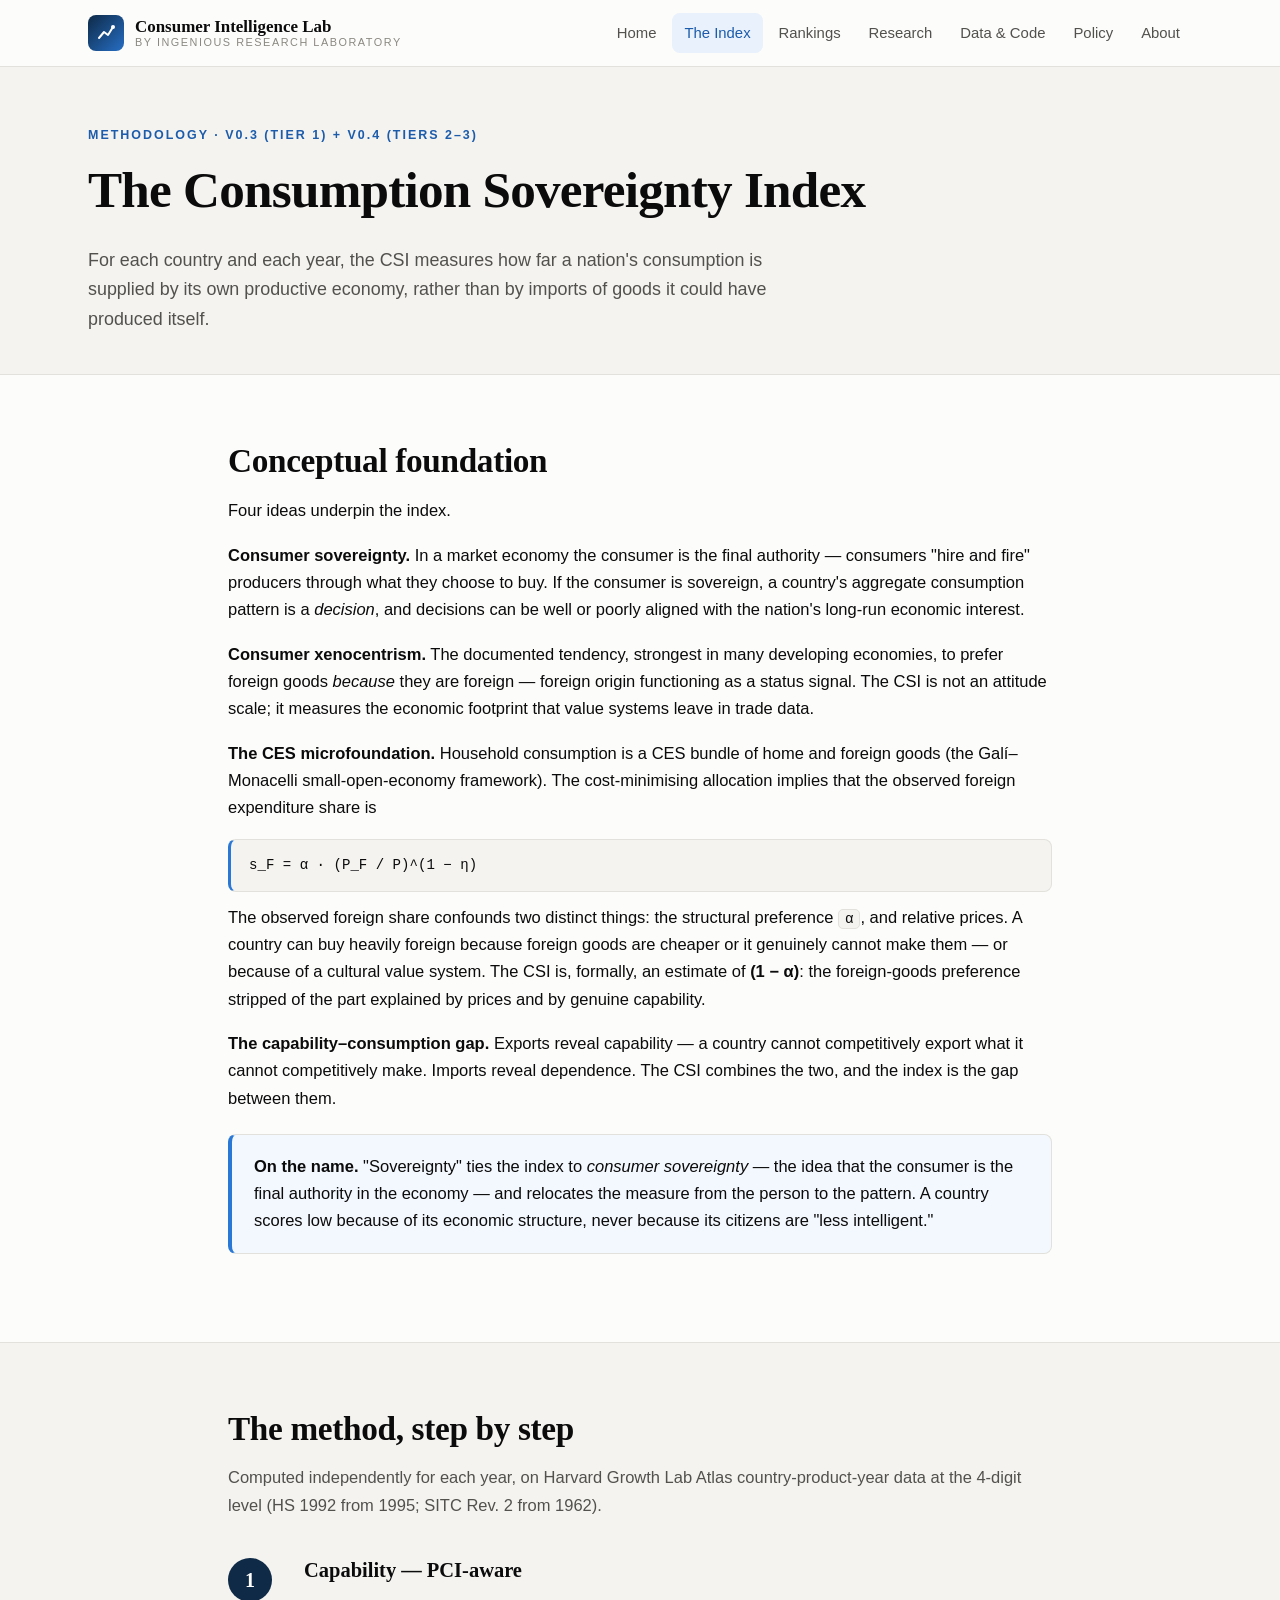
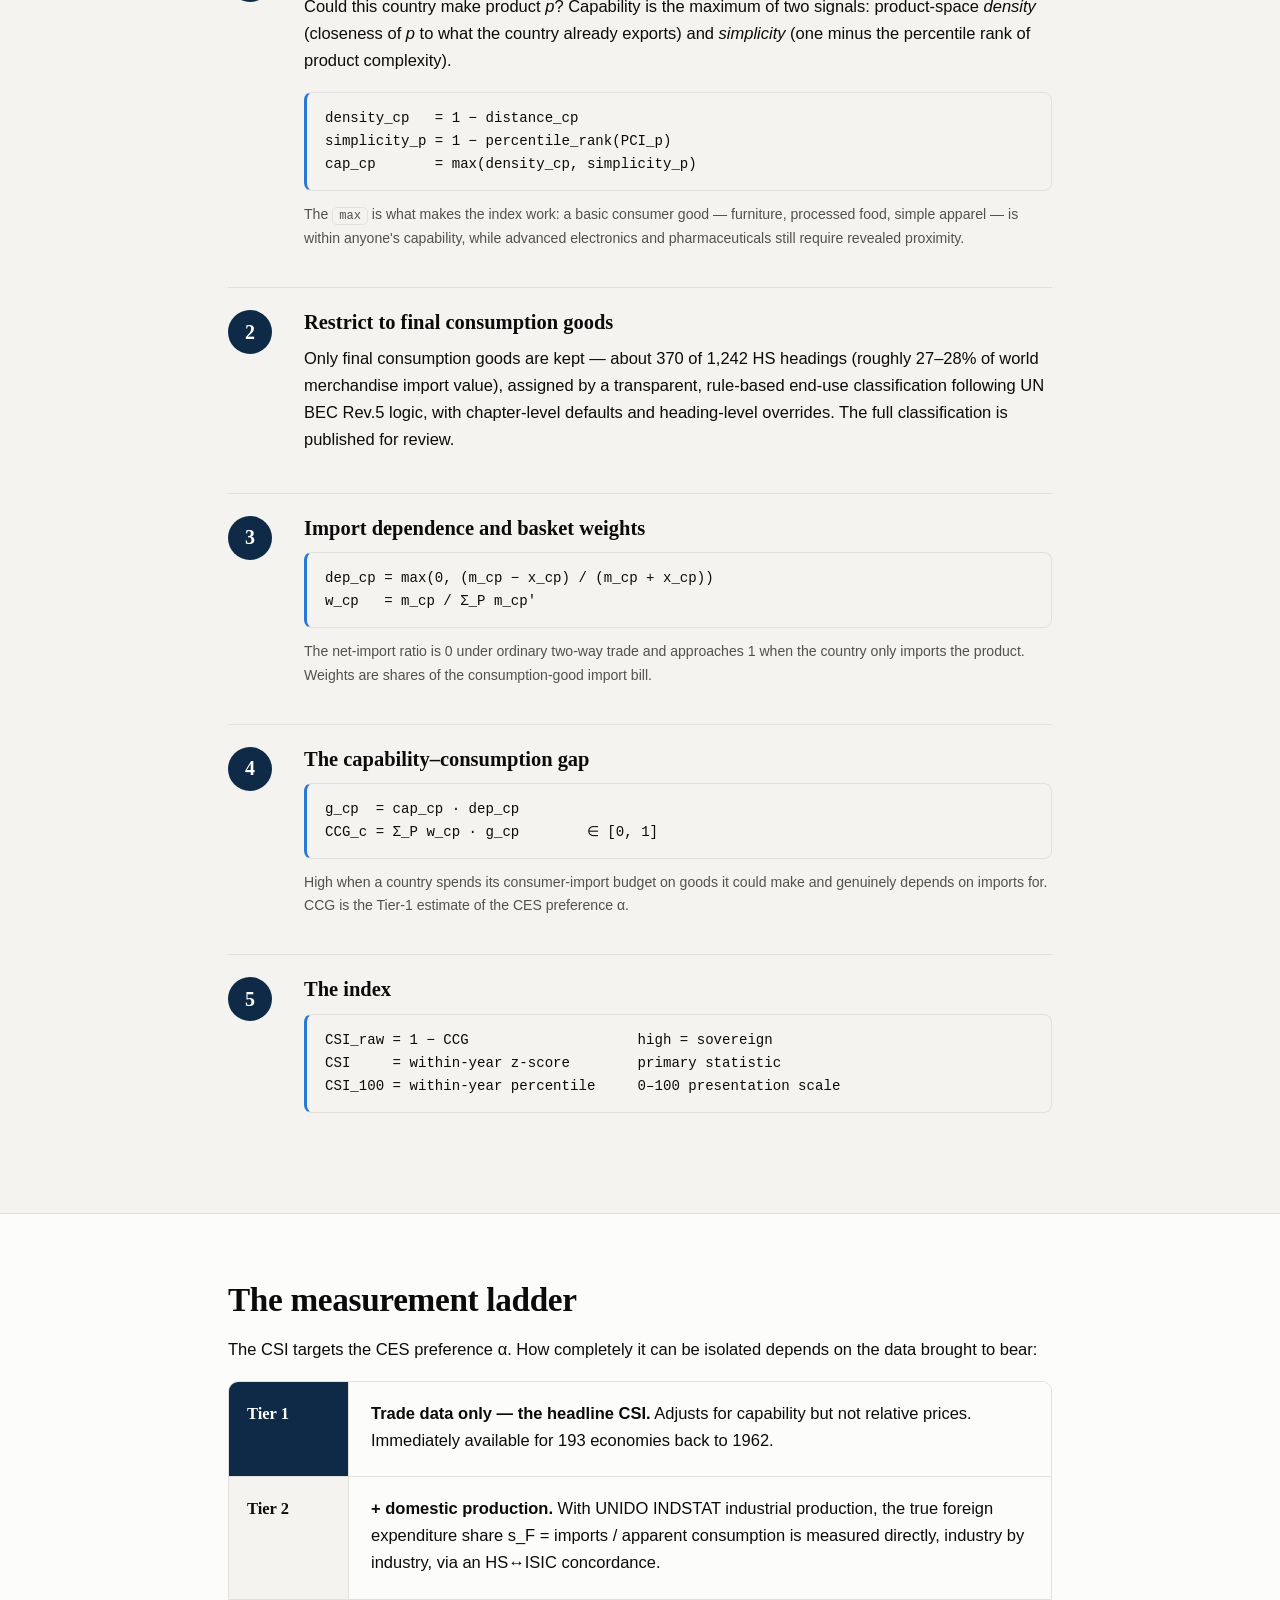
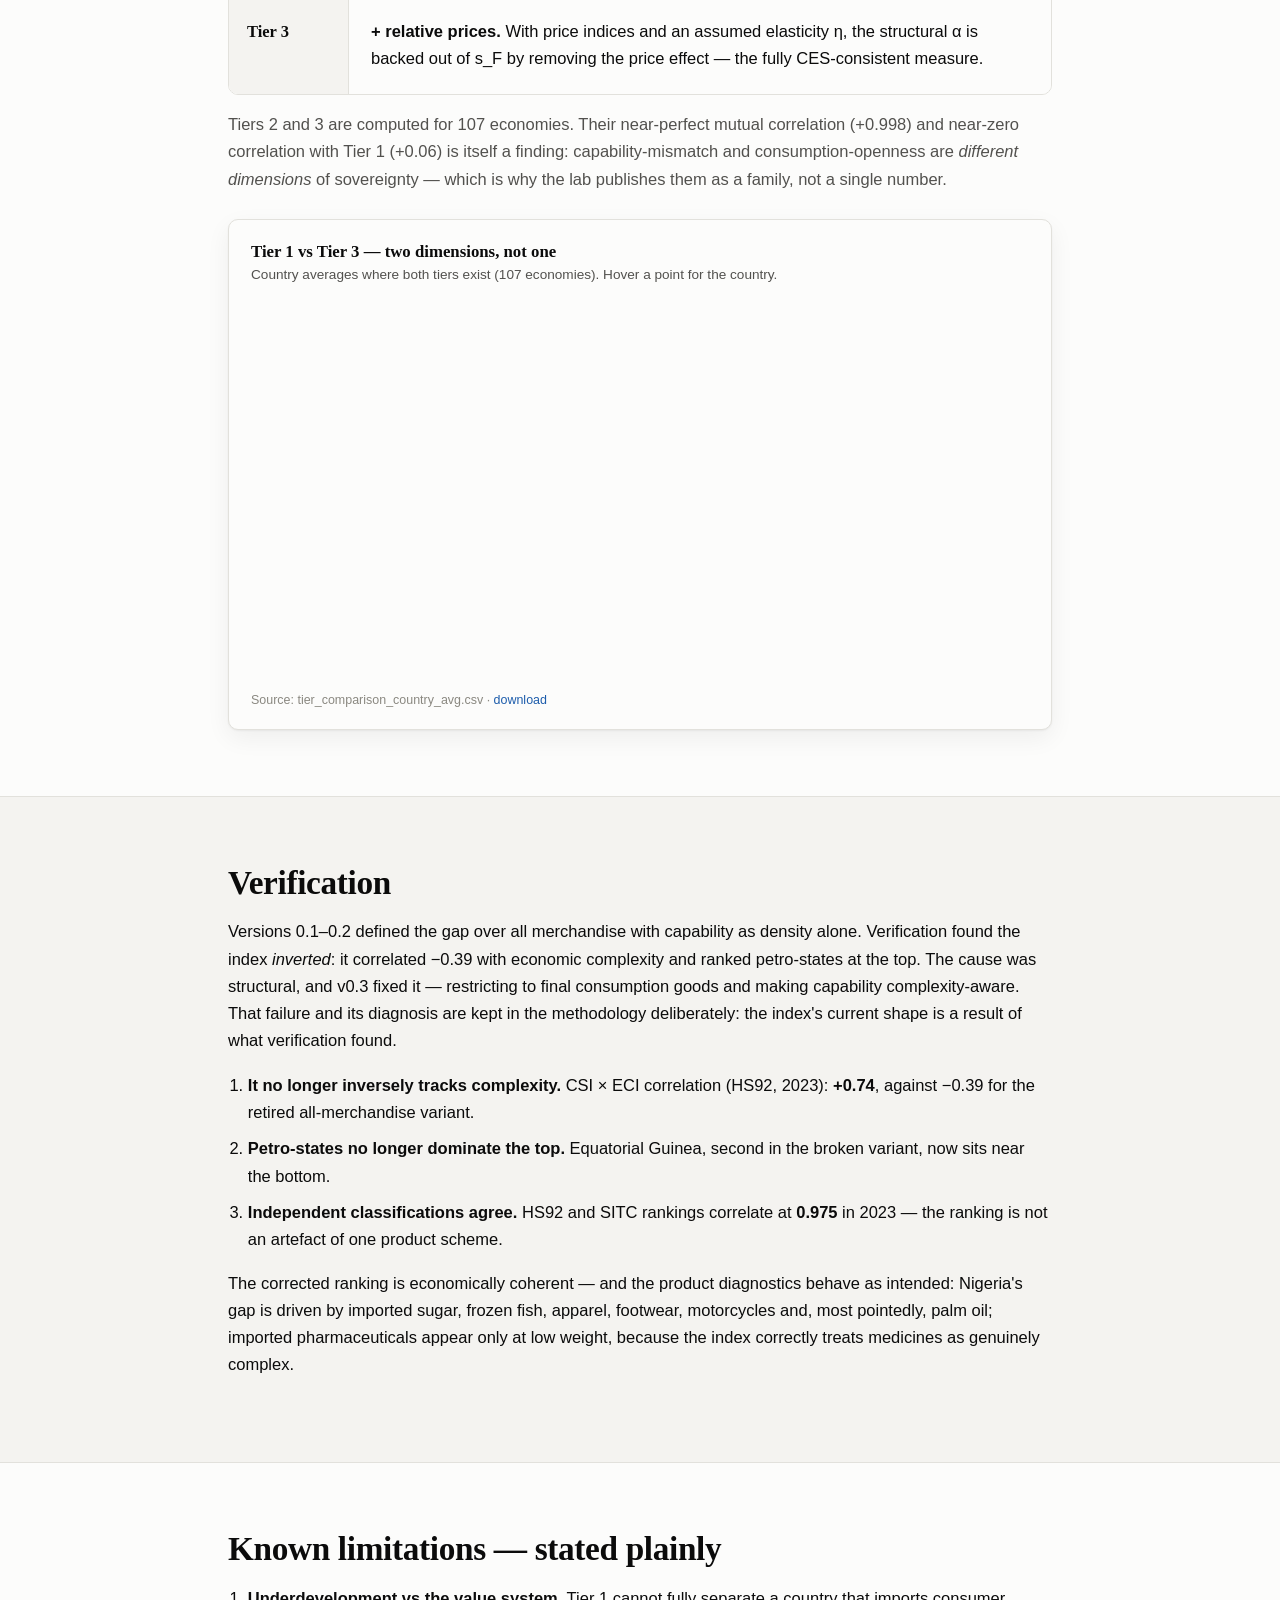
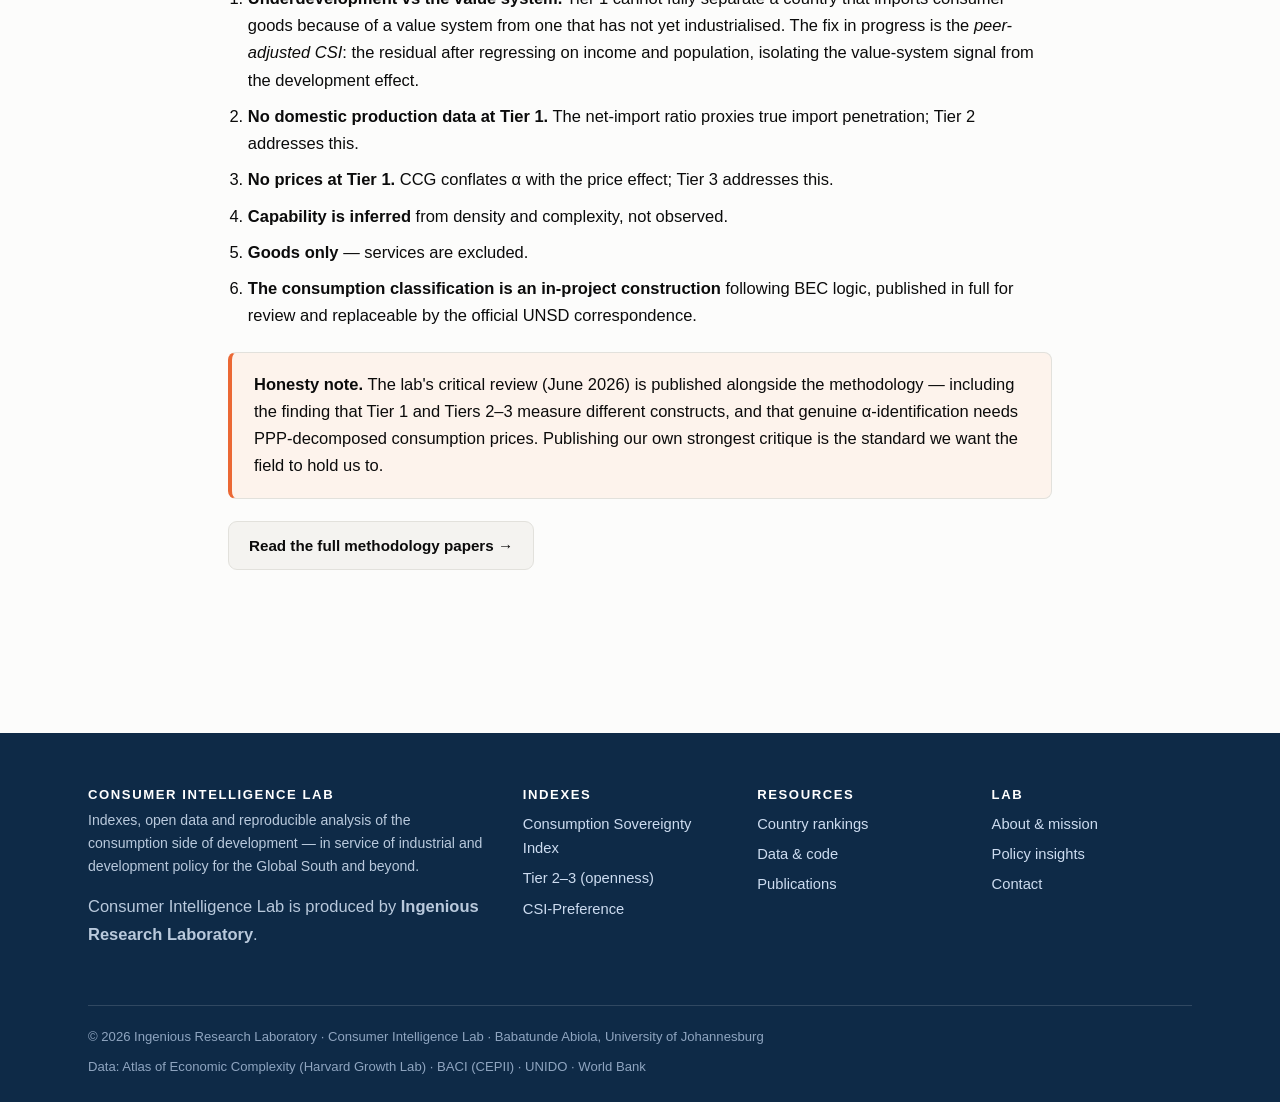
<file: csi.html>
<!DOCTYPE html>
<html lang="en">
<head>
<meta charset="UTF-8">
<meta name="viewport" content="width=device-width, initial-scale=1.0">
<title>The Consumption Sovereignty Index — Methodology | Consumer Intelligence Lab</title>
<meta name="description" content="Full methodology of the Consumption Sovereignty Index (CSI): CES microfoundation, capability–consumption gap, the three-tier measurement ladder, verification and limitations.">
<link rel="stylesheet" href="assets/css/main.css">
</head>
<body>

<header class="site-header"><div class="wrap bar">
  <a class="brand" href="index.html">
    <span class="brand-mark"><svg width="20" height="20" viewBox="0 0 20 20" fill="none" aria-hidden="true"><path d="M3 15 L8 9 L12 12 L17 4" stroke="#fff" stroke-width="2" stroke-linecap="round" stroke-linejoin="round"/><circle cx="17" cy="4" r="2" fill="#fff"/></svg></span>
    <span class="brand-name">Consumer Intelligence Lab<span>By Ingenious Research Laboratory</span></span>
  </a>
  <button class="nav-toggle" aria-label="Menu">☰</button>
  <nav class="nav">
    <a href="index.html">Home</a>
    <a href="csi.html">The Index</a>
    <a href="rankings.html">Rankings</a>
    <a href="research.html">Research</a>
    <a href="data.html">Data &amp; Code</a>
    <a href="policy.html">Policy</a>
    <a href="about.html">About</a>
  </nav>
</div></header>

<div class="page-head"><div class="wrap">
  <p class="kicker">Methodology · v0.3 (Tier 1) + v0.4 (Tiers 2–3)</p>
  <h1>The Consumption Sovereignty Index</h1>
  <p class="lead">For each country and each year, the CSI measures how far a nation's consumption is supplied by its own productive economy, rather than by imports of goods it could have produced itself.</p>
</div></div>

<section class="block"><div class="wrap-narrow">
  <h2>Conceptual foundation</h2>
  <p>Four ideas underpin the index.</p>
  <p><strong>Consumer sovereignty.</strong> In a market economy the consumer is the final authority — consumers "hire and fire" producers through what they choose to buy. If the consumer is sovereign, a country's aggregate consumption pattern is a <em>decision</em>, and decisions can be well or poorly aligned with the nation's long-run economic interest.</p>
  <p><strong>Consumer xenocentrism.</strong> The documented tendency, strongest in many developing economies, to prefer foreign goods <em>because</em> they are foreign — foreign origin functioning as a status signal. The CSI is not an attitude scale; it measures the economic footprint that value systems leave in trade data.</p>
  <p><strong>The CES microfoundation.</strong> Household consumption is a CES bundle of home and foreign goods (the Galí–Monacelli small-open-economy framework). The cost-minimising allocation implies that the observed foreign expenditure share is</p>
  <div class="formula">s_F = α · (P_F / P)^(1 − η)</div>
  <p>The observed foreign share confounds two distinct things: the structural preference <code class="inline">α</code>, and relative prices. A country can buy heavily foreign because foreign goods are cheaper or it genuinely cannot make them — or because of a cultural value system. The CSI is, formally, an estimate of <strong>(1 − α)</strong>: the foreign-goods preference stripped of the part explained by prices and by genuine capability.</p>
  <p><strong>The capability–consumption gap.</strong> Exports reveal capability — a country cannot competitively export what it cannot competitively make. Imports reveal dependence. The CSI combines the two, and the index is the gap between them.</p>

  <div class="callout">
    <p><strong>On the name.</strong> "Sovereignty" ties the index to <em>consumer sovereignty</em> — the idea that the consumer is the final authority in the economy — and relocates the measure from the person to the pattern. A country scores low because of its economic structure, never because its citizens are "less intelligent."</p>
  </div>
</div></section>

<section class="block alt"><div class="wrap-narrow">
  <h2>The method, step by step</h2>
  <p class="muted">Computed independently for each year, on Harvard Growth Lab Atlas country-product-year data at the 4-digit level (HS 1992 from 1995; SITC Rev. 2 from 1962).</p>

  <div class="step"><div class="n">1</div><div>
    <h3>Capability — PCI-aware</h3>
    <p>Could this country make product <em>p</em>? Capability is the maximum of two signals: product-space <em>density</em> (closeness of <em>p</em> to what the country already exports) and <em>simplicity</em> (one minus the percentile rank of product complexity).</p>
    <div class="formula">density_cp   = 1 − distance_cp
simplicity_p = 1 − percentile_rank(PCI_p)
cap_cp       = max(density_cp, simplicity_p)</div>
    <p class="muted small">The <code class="inline">max</code> is what makes the index work: a basic consumer good — furniture, processed food, simple apparel — is within anyone's capability, while advanced electronics and pharmaceuticals still require revealed proximity.</p>
  </div></div>

  <div class="step"><div class="n">2</div><div>
    <h3>Restrict to final consumption goods</h3>
    <p>Only final consumption goods are kept — about 370 of 1,242 HS headings (roughly 27–28% of world merchandise import value), assigned by a transparent, rule-based end-use classification following UN BEC Rev.5 logic, with chapter-level defaults and heading-level overrides. The full classification is published for review.</p>
  </div></div>

  <div class="step"><div class="n">3</div><div>
    <h3>Import dependence and basket weights</h3>
    <div class="formula">dep_cp = max(0, (m_cp − x_cp) / (m_cp + x_cp))
w_cp   = m_cp / Σ_P m_cp′</div>
    <p class="muted small">The net-import ratio is 0 under ordinary two-way trade and approaches 1 when the country only imports the product. Weights are shares of the consumption-good import bill.</p>
  </div></div>

  <div class="step"><div class="n">4</div><div>
    <h3>The capability–consumption gap</h3>
    <div class="formula">g_cp  = cap_cp · dep_cp
CCG_c = Σ_P w_cp · g_cp        ∈ [0, 1]</div>
    <p class="muted small">High when a country spends its consumer-import budget on goods it could make and genuinely depends on imports for. CCG is the Tier-1 estimate of the CES preference α.</p>
  </div></div>

  <div class="step"><div class="n">5</div><div>
    <h3>The index</h3>
    <div class="formula">CSI_raw = 1 − CCG                    high = sovereign
CSI     = within-year z-score        primary statistic
CSI_100 = within-year percentile     0–100 presentation scale</div>
  </div></div>
</div></section>

<section class="block" id="ladder"><div class="wrap-narrow">
  <h2>The measurement ladder</h2>
  <p>The CSI targets the CES preference α. How completely it can be isolated depends on the data brought to bear:</p>
  <div class="ladder">
    <div class="rung live"><div class="tier">Tier 1</div><div class="body">
      <p><strong>Trade data only — the headline CSI.</strong> Adjusts for capability but not relative prices. Immediately available for 193 economies back to 1962.</p>
    </div></div>
    <div class="rung"><div class="tier">Tier 2</div><div class="body">
      <p><strong>+ domestic production.</strong> With UNIDO INDSTAT industrial production, the true foreign expenditure share s_F = imports / apparent consumption is measured directly, industry by industry, via an HS↔ISIC concordance.</p>
    </div></div>
    <div class="rung"><div class="tier">Tier 3</div><div class="body">
      <p><strong>+ relative prices.</strong> With price indices and an assumed elasticity η, the structural α is backed out of s_F by removing the price effect — the fully CES-consistent measure.</p>
    </div></div>
  </div>
  <p style="margin-top:16px" class="muted">Tiers 2 and 3 are computed for 107 economies. Their near-perfect mutual correlation (+0.998) and near-zero correlation with Tier 1 (+0.06) is itself a finding: capability-mismatch and consumption-openness are <em>different dimensions</em> of sovereignty — which is why the lab publishes them as a family, not a single number.</p>

  <div class="panel viz-root" style="margin-top:26px">
    <h4>Tier 1 vs Tier 3 — two dimensions, not one</h4>
    <p class="sub">Country averages where both tiers exist (107 economies). Hover a point for the country.</p>
    <div class="chart-box" style="height:380px"><canvas id="tierScatter" role="img" aria-label="Scatter plot of Tier 1 CSI versus Tier 3 CSI for 107 economies, showing near-zero correlation."></canvas></div>
    <p class="src">Source: tier_comparison_country_avg.csv · <a href="assets/downloads/tier_comparison_country_avg.csv" download>download</a></p>
  </div>
</div></section>

<section class="block alt"><div class="wrap-narrow">
  <h2>Verification</h2>
  <p>Versions 0.1–0.2 defined the gap over all merchandise with capability as density alone. Verification found the index <em>inverted</em>: it correlated −0.39 with economic complexity and ranked petro-states at the top. The cause was structural, and v0.3 fixed it — restricting to final consumption goods and making capability complexity-aware. That failure and its diagnosis are kept in the methodology deliberately: the index's current shape is a result of what verification found.</p>
  <ol class="clean">
    <li><strong>It no longer inversely tracks complexity.</strong> CSI × ECI correlation (HS92, 2023): <strong>+0.74</strong>, against −0.39 for the retired all-merchandise variant.</li>
    <li><strong>Petro-states no longer dominate the top.</strong> Equatorial Guinea, second in the broken variant, now sits near the bottom.</li>
    <li><strong>Independent classifications agree.</strong> HS92 and SITC rankings correlate at <strong>0.975</strong> in 2023 — the ranking is not an artefact of one product scheme.</li>
  </ol>
  <p>The corrected ranking is economically coherent — and the product diagnostics behave as intended: Nigeria's gap is driven by imported sugar, frozen fish, apparel, footwear, motorcycles and, most pointedly, palm oil; imported pharmaceuticals appear only at low weight, because the index correctly treats medicines as genuinely complex.</p>
</div></section>

<section class="block"><div class="wrap-narrow">
  <h2>Known limitations — stated plainly</h2>
  <ol class="clean">
    <li><strong>Underdevelopment vs the value system.</strong> Tier 1 cannot fully separate a country that imports consumer goods because of a value system from one that has not yet industrialised. The fix in progress is the <em>peer-adjusted CSI</em>: the residual after regressing on income and population, isolating the value-system signal from the development effect.</li>
    <li><strong>No domestic production data at Tier 1.</strong> The net-import ratio proxies true import penetration; Tier 2 addresses this.</li>
    <li><strong>No prices at Tier 1.</strong> CCG conflates α with the price effect; Tier 3 addresses this.</li>
    <li><strong>Capability is inferred</strong> from density and complexity, not observed.</li>
    <li><strong>Goods only</strong> — services are excluded.</li>
    <li><strong>The consumption classification is an in-project construction</strong> following BEC logic, published in full for review and replaceable by the official UNSD correspondence.</li>
  </ol>
  <div class="callout warn">
    <p><strong>Honesty note.</strong> The lab's critical review (June 2026) is published alongside the methodology — including the finding that Tier 1 and Tiers 2–3 measure different constructs, and that genuine α-identification needs PPP-decomposed consumption prices. Publishing our own strongest critique is the standard we want the field to hold us to.</p>
  </div>
  <p><a class="btn btn-light" href="research.html">Read the full methodology papers →</a></p>
</div></section>

<footer class="site-footer"><div class="wrap">
  <div class="top">
    <div>
      <h4>Consumer Intelligence Lab</h4>
      <p class="small" style="color:#b9c9dc">Indexes, open data and reproducible analysis of the consumption side of development — in service of industrial and development policy for the Global South and beyond.</p>
      <p class="parent-credit">Consumer Intelligence Lab is produced by <strong>Ingenious Research Laboratory</strong>.</p>
    </div>
    <div>
      <h4>Indexes</h4>
      <a href="csi.html">Consumption Sovereignty Index</a>
      <a href="csi.html#ladder">Tier 2–3 (openness)</a>
      <a href="research.html#preference">CSI-Preference</a>
    </div>
    <div>
      <h4>Resources</h4>
      <a href="rankings.html">Country rankings</a>
      <a href="data.html">Data &amp; code</a>
      <a href="research.html">Publications</a>
    </div>
    <div>
      <h4>Lab</h4>
      <a href="about.html">About &amp; mission</a>
      <a href="policy.html">Policy insights</a>
      <a href="about.html#contact">Contact</a>
    </div>
  </div>
  <div class="legal">
    <span>© 2026 Ingenious Research Laboratory · Consumer Intelligence Lab · Babatunde Abiola, University of Johannesburg</span>
    <span>Data: Atlas of Economic Complexity (Harvard Growth Lab) · BACI (CEPII) · UNIDO · World Bank</span>
  </div>
</div></footer>

<script src="assets/js/vendor/chart.umd.min.js"></script>
<script src="assets/js/data.js"></script>
<script src="assets/js/main.js"></script>
<script>
(function () {
  const pts = CSI_DATA.tierComparison.map(t => ({ x: t.t1, y: t.t3, name: t.name }));
  cilScatter("tierScatter", pts, {
    xTitle: "Tier 1 CSI (capability–import mismatch, z)",
    yTitle: "Tier 3 CSI (price-adjusted openness, z)",
  });
})();
</script>
</body>
</html>
</file>
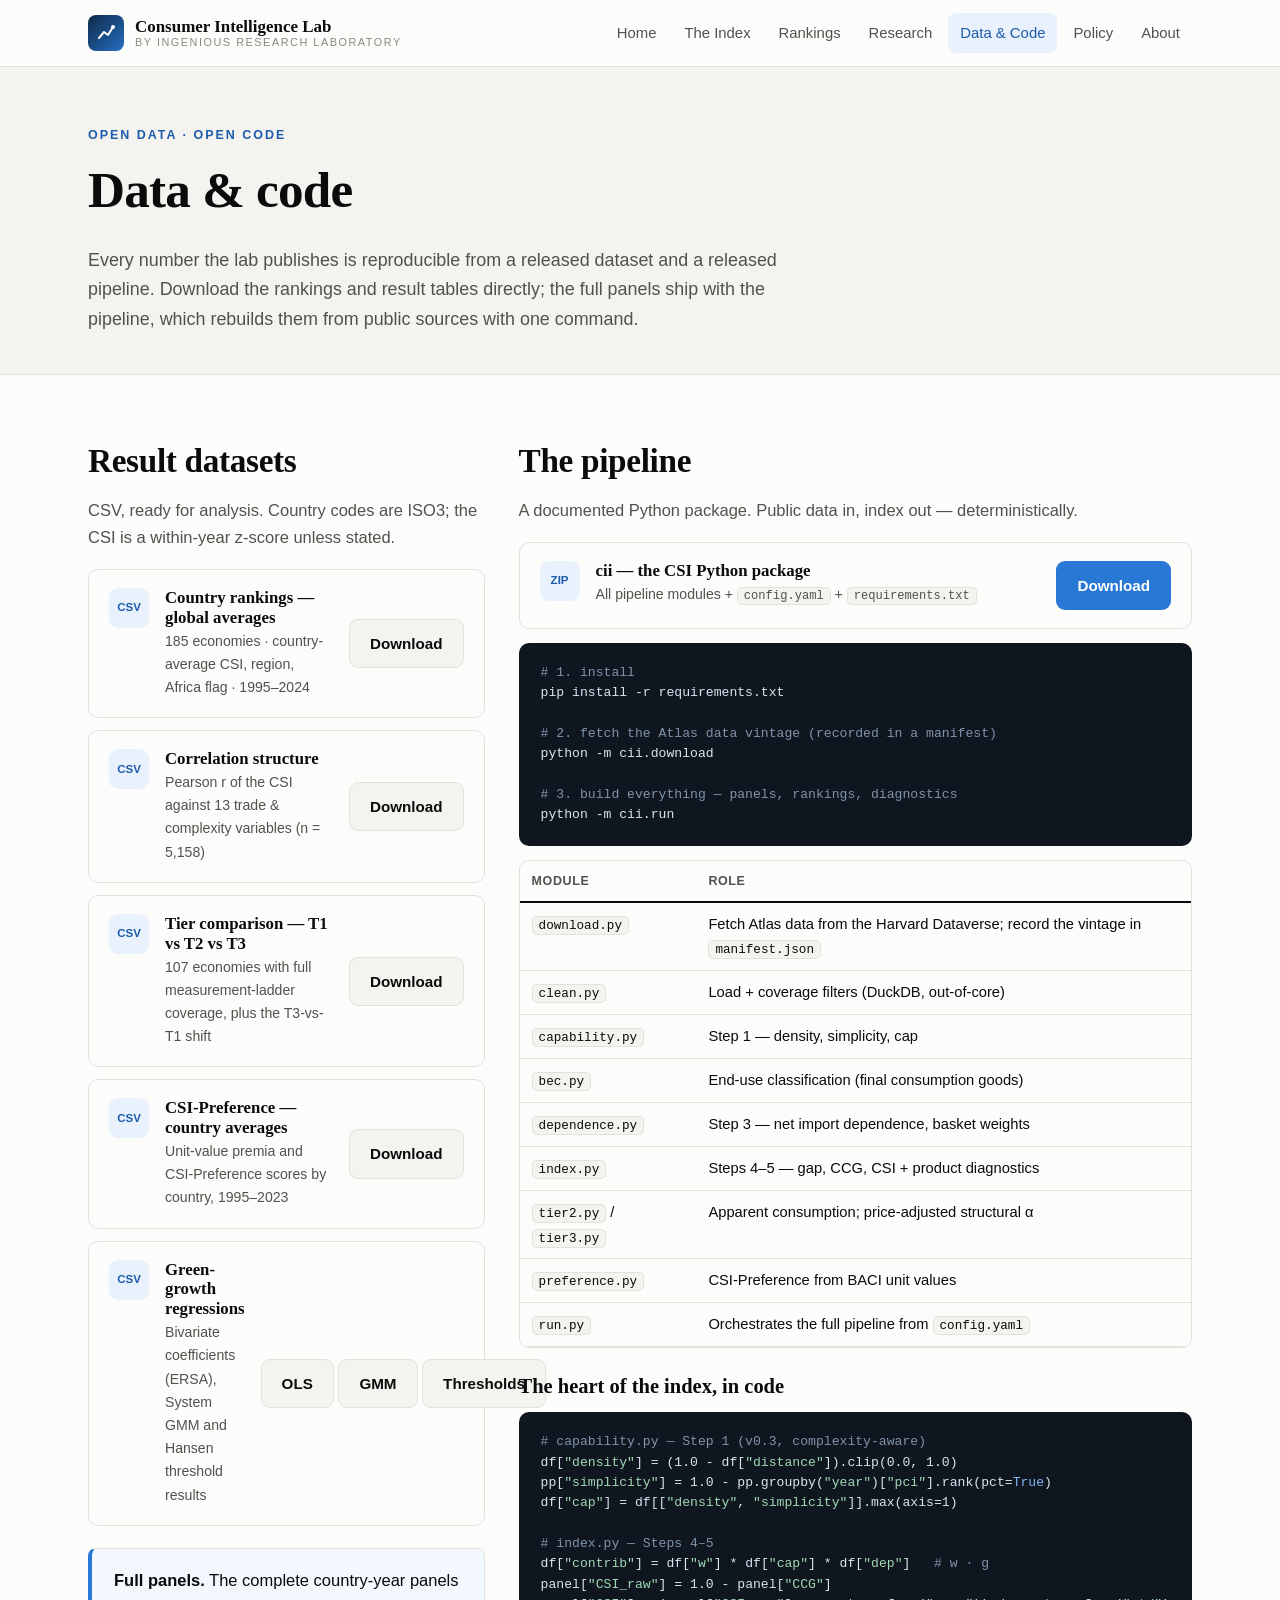
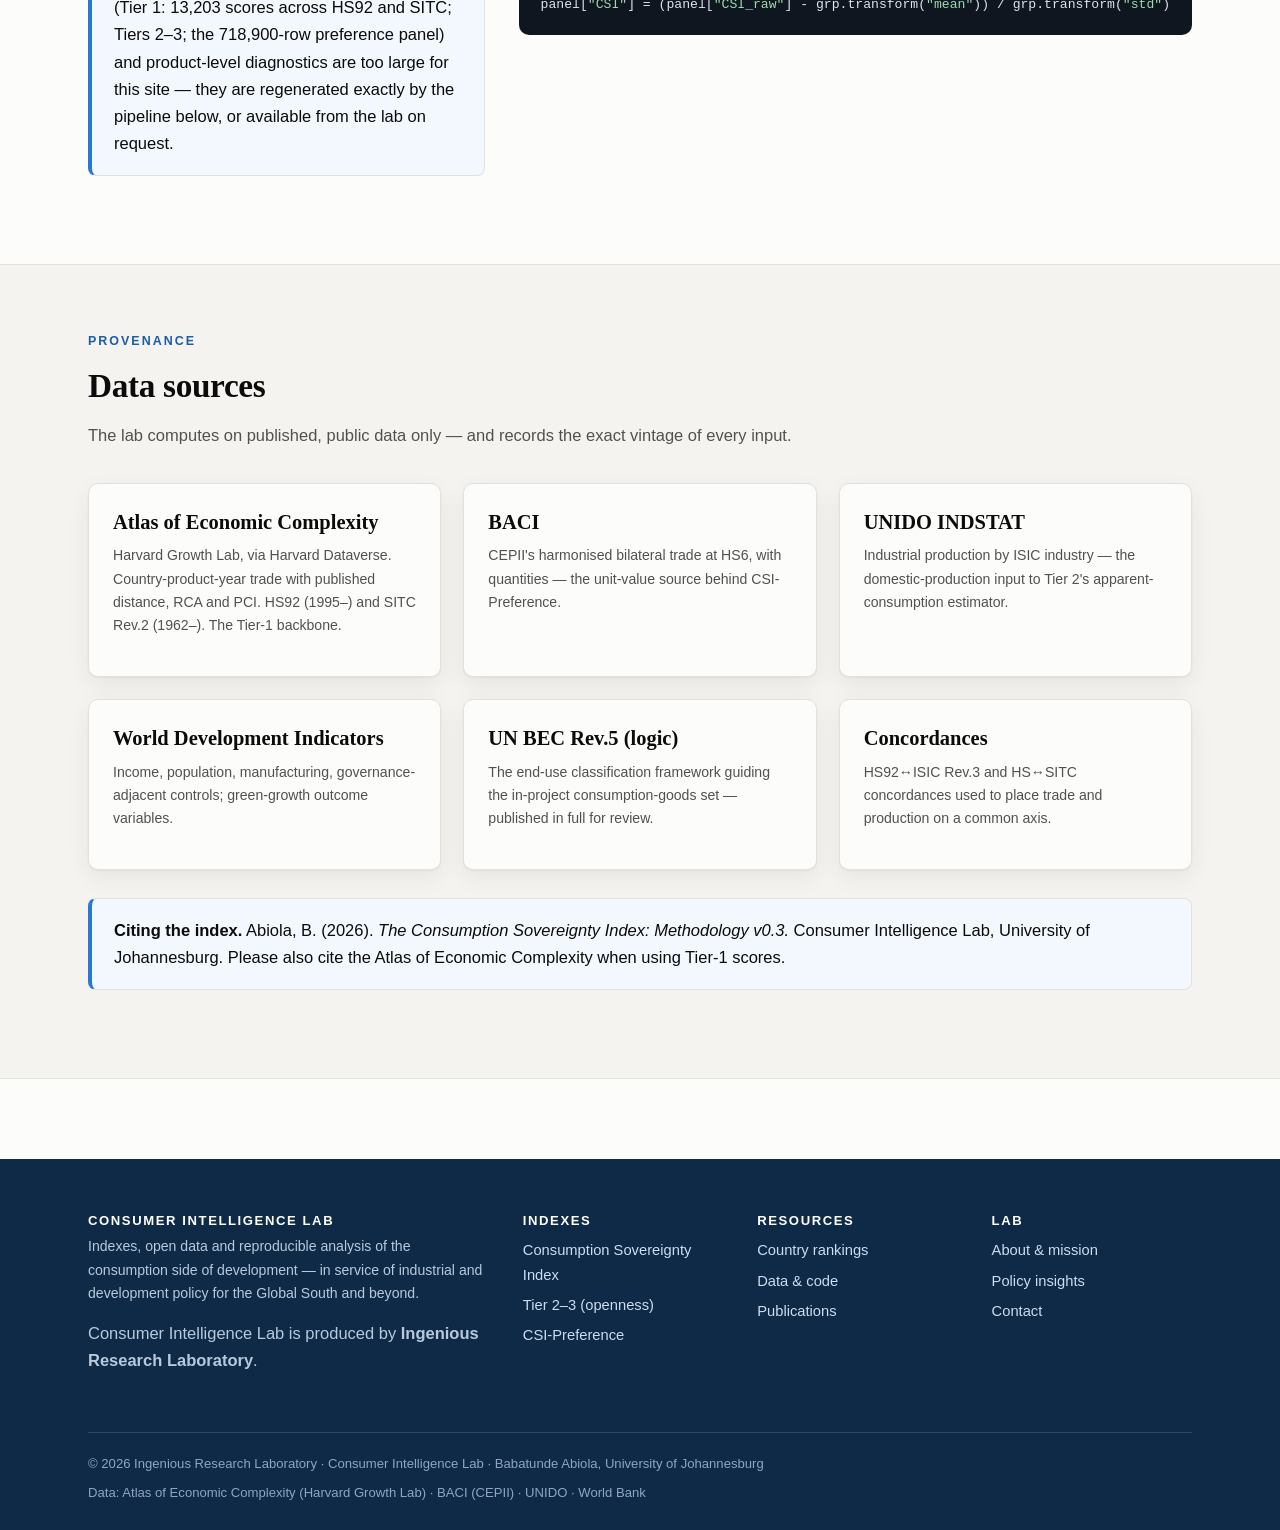
<file: data.html>
<!DOCTYPE html>
<html lang="en">
<head>
<meta charset="UTF-8">
<meta name="viewport" content="width=device-width, initial-scale=1.0">
<title>Data &amp; Code — Reproducibility | Consumer Intelligence Lab</title>
<meta name="description" content="Download the Consumption Sovereignty Index datasets and the open Python pipeline that reproduces every number the lab publishes.">
<link rel="stylesheet" href="assets/css/main.css">
</head>
<body>

<header class="site-header"><div class="wrap bar">
  <a class="brand" href="index.html">
    <span class="brand-mark"><svg width="20" height="20" viewBox="0 0 20 20" fill="none" aria-hidden="true"><path d="M3 15 L8 9 L12 12 L17 4" stroke="#fff" stroke-width="2" stroke-linecap="round" stroke-linejoin="round"/><circle cx="17" cy="4" r="2" fill="#fff"/></svg></span>
    <span class="brand-name">Consumer Intelligence Lab<span>By Ingenious Research Laboratory</span></span>
  </a>
  <button class="nav-toggle" aria-label="Menu">☰</button>
  <nav class="nav">
    <a href="index.html">Home</a>
    <a href="csi.html">The Index</a>
    <a href="rankings.html">Rankings</a>
    <a href="research.html">Research</a>
    <a href="data.html">Data &amp; Code</a>
    <a href="policy.html">Policy</a>
    <a href="about.html">About</a>
  </nav>
</div></header>

<div class="page-head"><div class="wrap">
  <p class="kicker">Open data · open code</p>
  <h1>Data &amp; code</h1>
  <p class="lead">Every number the lab publishes is reproducible from a released dataset and a released pipeline. Download the rankings and result tables directly; the full panels ship with the pipeline, which rebuilds them from public sources with one command.</p>
</div></div>

<section class="block"><div class="wrap">
  <div class="grid-2">
    <div>
      <h2>Result datasets</h2>
      <p class="muted">CSV, ready for analysis. Country codes are ISO3; the CSI is a within-year z-score unless stated.</p>

      <div class="dl"><div class="ico">CSV</div><div>
        <h4>Country rankings — global averages</h4>
        <p>185 economies · country-average CSI, region, Africa flag · 1995–2024</p>
      </div><div class="act"><a class="btn btn-light" href="assets/downloads/_global_country_avg.csv" download>Download</a></div></div>

      <div class="dl"><div class="ico">CSV</div><div>
        <h4>Correlation structure</h4>
        <p>Pearson r of the CSI against 13 trade &amp; complexity variables (n = 5,158)</p>
      </div><div class="act"><a class="btn btn-light" href="assets/downloads/_global_correlations.csv" download>Download</a></div></div>

      <div class="dl"><div class="ico">CSV</div><div>
        <h4>Tier comparison — T1 vs T2 vs T3</h4>
        <p>107 economies with full measurement-ladder coverage, plus the T3-vs-T1 shift</p>
      </div><div class="act"><a class="btn btn-light" href="assets/downloads/tier_comparison_country_avg.csv" download>Download</a></div></div>

      <div class="dl"><div class="ico">CSV</div><div>
        <h4>CSI-Preference — country averages</h4>
        <p>Unit-value premia and CSI-Preference scores by country, 1995–2023</p>
      </div><div class="act"><a class="btn btn-light" href="assets/downloads/csi_preference_country_avg.csv" download>Download</a></div></div>

      <div class="dl"><div class="ico">CSV</div><div>
        <h4>Green-growth regressions</h4>
        <p>Bivariate coefficients (ERSA), System GMM and Hansen threshold results</p>
      </div><div class="act">
        <a class="btn btn-light" href="assets/downloads/_eci_vs_csi_green_regressions.csv" download>OLS</a>
        <a class="btn btn-light" href="assets/downloads/gmm_results.csv" download>GMM</a>
        <a class="btn btn-light" href="assets/downloads/threshold_results.csv" download>Thresholds</a>
      </div></div>

      <div class="callout">
        <p><strong>Full panels.</strong> The complete country-year panels (Tier 1: 13,203 scores across HS92 and SITC; Tiers 2–3; the 718,900-row preference panel) and product-level diagnostics are too large for this site — they are regenerated exactly by the pipeline below, or available from the lab on request.</p>
      </div>
    </div>

    <div>
      <h2>The pipeline</h2>
      <p class="muted">A documented Python package. Public data in, index out — deterministically.</p>

      <div class="dl"><div class="ico">ZIP</div><div>
        <h4>cii — the CSI Python package</h4>
        <p>All pipeline modules + <code class="inline">config.yaml</code> + <code class="inline">requirements.txt</code></p>
      </div><div class="act"><a class="btn btn-primary" href="assets/downloads/cii_package.zip" download>Download</a></div></div>

      <pre class="code"><span class="c"># 1. install</span>
pip install -r requirements.txt

<span class="c"># 2. fetch the Atlas data vintage (recorded in a manifest)</span>
python -m cii.download

<span class="c"># 3. build everything — panels, rankings, diagnostics</span>
python -m cii.run</pre>

      <div class="table-scroll"><table class="data">
        <thead><tr><th>Module</th><th>Role</th></tr></thead>
        <tbody>
          <tr><td><code class="inline">download.py</code></td><td>Fetch Atlas data from the Harvard Dataverse; record the vintage in <code class="inline">manifest.json</code></td></tr>
          <tr><td><code class="inline">clean.py</code></td><td>Load + coverage filters (DuckDB, out-of-core)</td></tr>
          <tr><td><code class="inline">capability.py</code></td><td>Step 1 — density, simplicity, cap</td></tr>
          <tr><td><code class="inline">bec.py</code></td><td>End-use classification (final consumption goods)</td></tr>
          <tr><td><code class="inline">dependence.py</code></td><td>Step 3 — net import dependence, basket weights</td></tr>
          <tr><td><code class="inline">index.py</code></td><td>Steps 4–5 — gap, CCG, CSI + product diagnostics</td></tr>
          <tr><td><code class="inline">tier2.py</code> / <code class="inline">tier3.py</code></td><td>Apparent consumption; price-adjusted structural α</td></tr>
          <tr><td><code class="inline">preference.py</code></td><td>CSI-Preference from BACI unit values</td></tr>
          <tr><td><code class="inline">run.py</code></td><td>Orchestrates the full pipeline from <code class="inline">config.yaml</code></td></tr>
        </tbody>
      </table></div>

      <h3 style="margin-top:26px">The heart of the index, in code</h3>
      <pre class="code"><span class="c"># capability.py — Step 1 (v0.3, complexity-aware)</span>
df[<span class="s">"density"</span>] = (1.0 - df[<span class="s">"distance"</span>]).clip(0.0, 1.0)
pp[<span class="s">"simplicity"</span>] = 1.0 - pp.groupby(<span class="s">"year"</span>)[<span class="s">"pci"</span>].rank(pct=<span class="k">True</span>)
df[<span class="s">"cap"</span>] = df[[<span class="s">"density"</span>, <span class="s">"simplicity"</span>]].max(axis=1)

<span class="c"># index.py — Steps 4–5</span>
df[<span class="s">"contrib"</span>] = df[<span class="s">"w"</span>] * df[<span class="s">"cap"</span>] * df[<span class="s">"dep"</span>]   <span class="c"># w · g</span>
panel[<span class="s">"CSI_raw"</span>] = 1.0 - panel[<span class="s">"CCG"</span>]
panel[<span class="s">"CSI"</span>] = (panel[<span class="s">"CSI_raw"</span>] - grp.transform(<span class="s">"mean"</span>)) / grp.transform(<span class="s">"std"</span>)</pre>
    </div>
  </div>
</div></section>

<section class="block alt"><div class="wrap">
  <div class="section-head">
    <p class="kicker">Provenance</p>
    <h2>Data sources</h2>
    <p class="muted">The lab computes on published, public data only — and records the exact vintage of every input.</p>
  </div>
  <div class="grid-3">
    <div class="card"><h3>Atlas of Economic Complexity</h3><p class="muted small">Harvard Growth Lab, via Harvard Dataverse. Country-product-year trade with published distance, RCA and PCI. HS92 (1995–) and SITC Rev.2 (1962–). The Tier-1 backbone.</p></div>
    <div class="card"><h3>BACI</h3><p class="muted small">CEPII's harmonised bilateral trade at HS6, with quantities — the unit-value source behind CSI-Preference.</p></div>
    <div class="card"><h3>UNIDO INDSTAT</h3><p class="muted small">Industrial production by ISIC industry — the domestic-production input to Tier 2's apparent-consumption estimator.</p></div>
    <div class="card"><h3>World Development Indicators</h3><p class="muted small">Income, population, manufacturing, governance-adjacent controls; green-growth outcome variables.</p></div>
    <div class="card"><h3>UN BEC Rev.5 (logic)</h3><p class="muted small">The end-use classification framework guiding the in-project consumption-goods set — published in full for review.</p></div>
    <div class="card"><h3>Concordances</h3><p class="muted small">HS92↔ISIC Rev.3 and HS↔SITC concordances used to place trade and production on a common axis.</p></div>
  </div>
  <div class="callout" style="margin-top:28px">
    <p><strong>Citing the index.</strong> Abiola, B. (2026). <em>The Consumption Sovereignty Index: Methodology v0.3.</em> Consumer Intelligence Lab, University of Johannesburg. Please also cite the Atlas of Economic Complexity when using Tier-1 scores.</p>
  </div>
</div></section>

<footer class="site-footer"><div class="wrap">
  <div class="top">
    <div>
      <h4>Consumer Intelligence Lab</h4>
      <p class="small" style="color:#b9c9dc">Indexes, open data and reproducible analysis of the consumption side of development — in service of industrial and development policy for the Global South and beyond.</p>
      <p class="parent-credit">Consumer Intelligence Lab is produced by <strong>Ingenious Research Laboratory</strong>.</p>
    </div>
    <div>
      <h4>Indexes</h4>
      <a href="csi.html">Consumption Sovereignty Index</a>
      <a href="csi.html#ladder">Tier 2–3 (openness)</a>
      <a href="research.html#preference">CSI-Preference</a>
    </div>
    <div>
      <h4>Resources</h4>
      <a href="rankings.html">Country rankings</a>
      <a href="data.html">Data &amp; code</a>
      <a href="research.html">Publications</a>
    </div>
    <div>
      <h4>Lab</h4>
      <a href="about.html">About &amp; mission</a>
      <a href="policy.html">Policy insights</a>
      <a href="about.html#contact">Contact</a>
    </div>
  </div>
  <div class="legal">
    <span>© 2026 Ingenious Research Laboratory · Consumer Intelligence Lab · Babatunde Abiola, University of Johannesburg</span>
    <span>Data: Atlas of Economic Complexity (Harvard Growth Lab) · BACI (CEPII) · UNIDO · World Bank</span>
  </div>
</div></footer>

<script src="assets/js/main.js"></script>
</body>
</html>
</file>
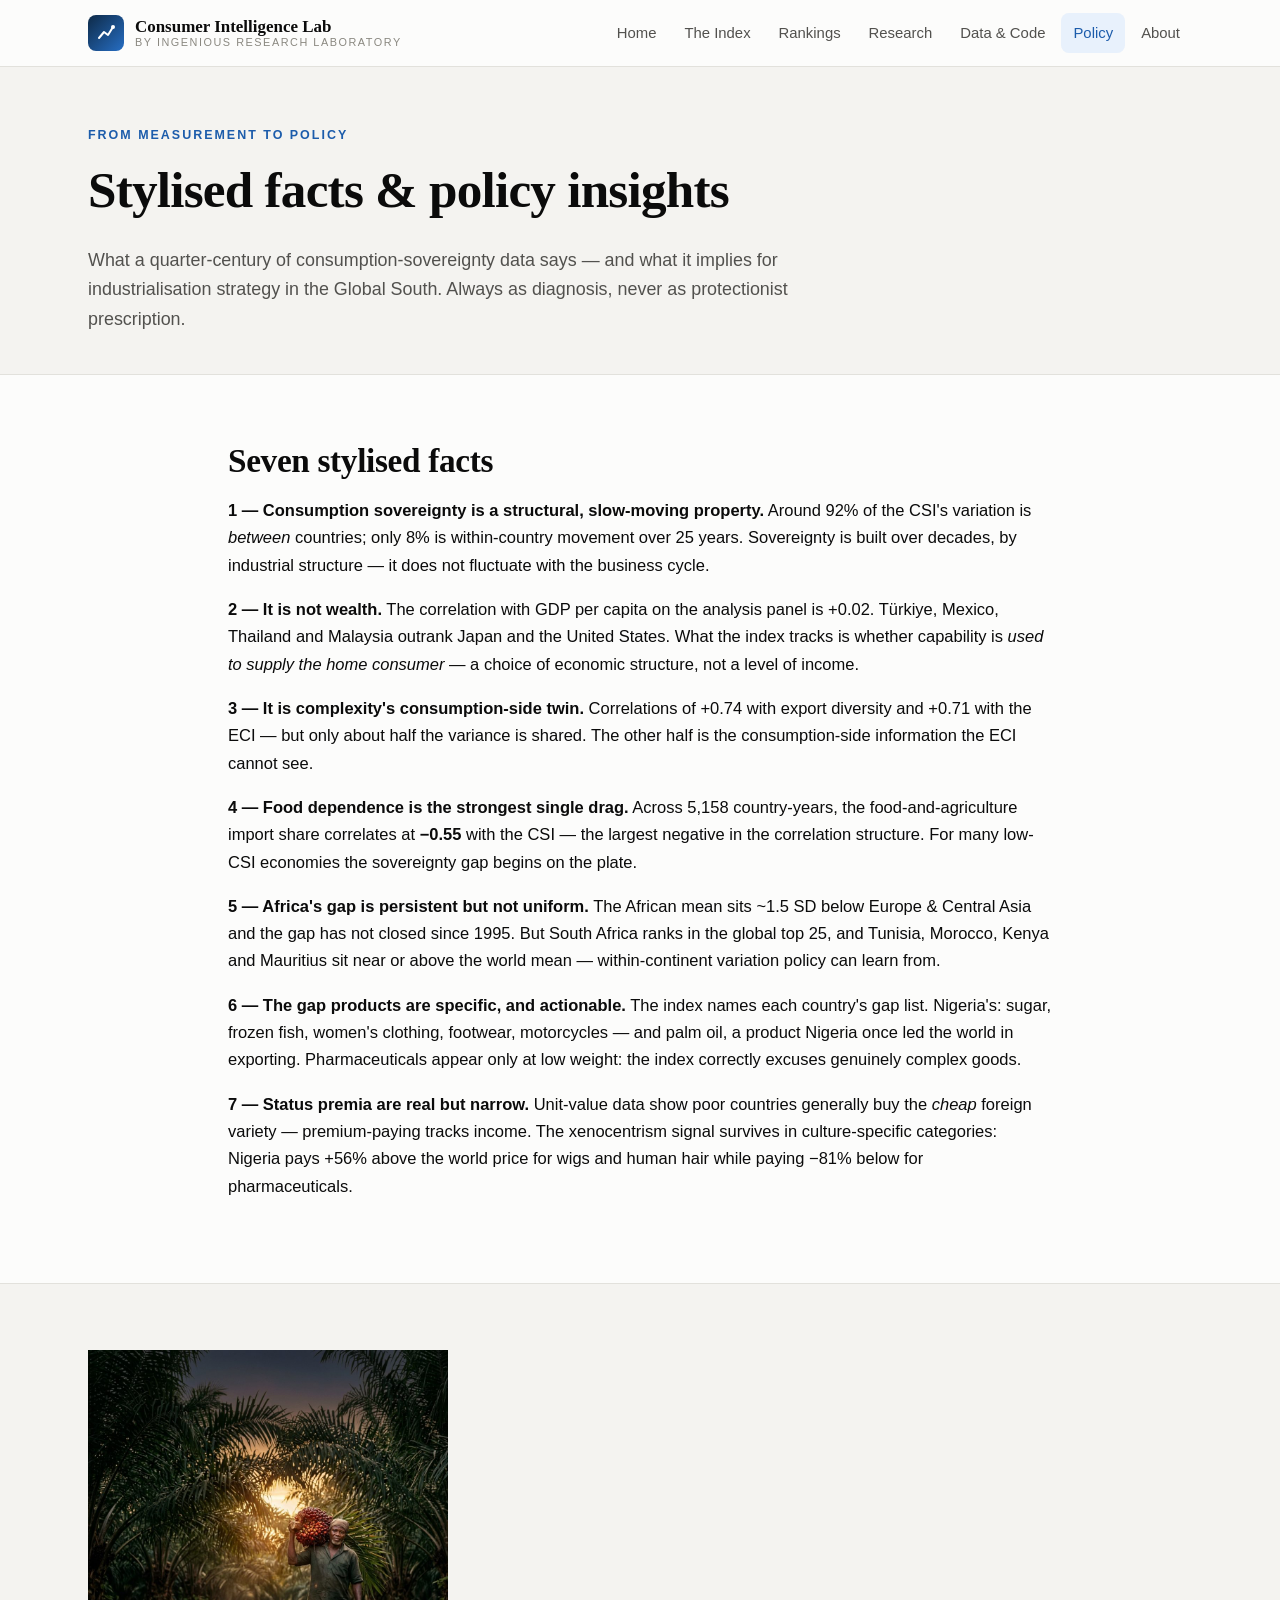
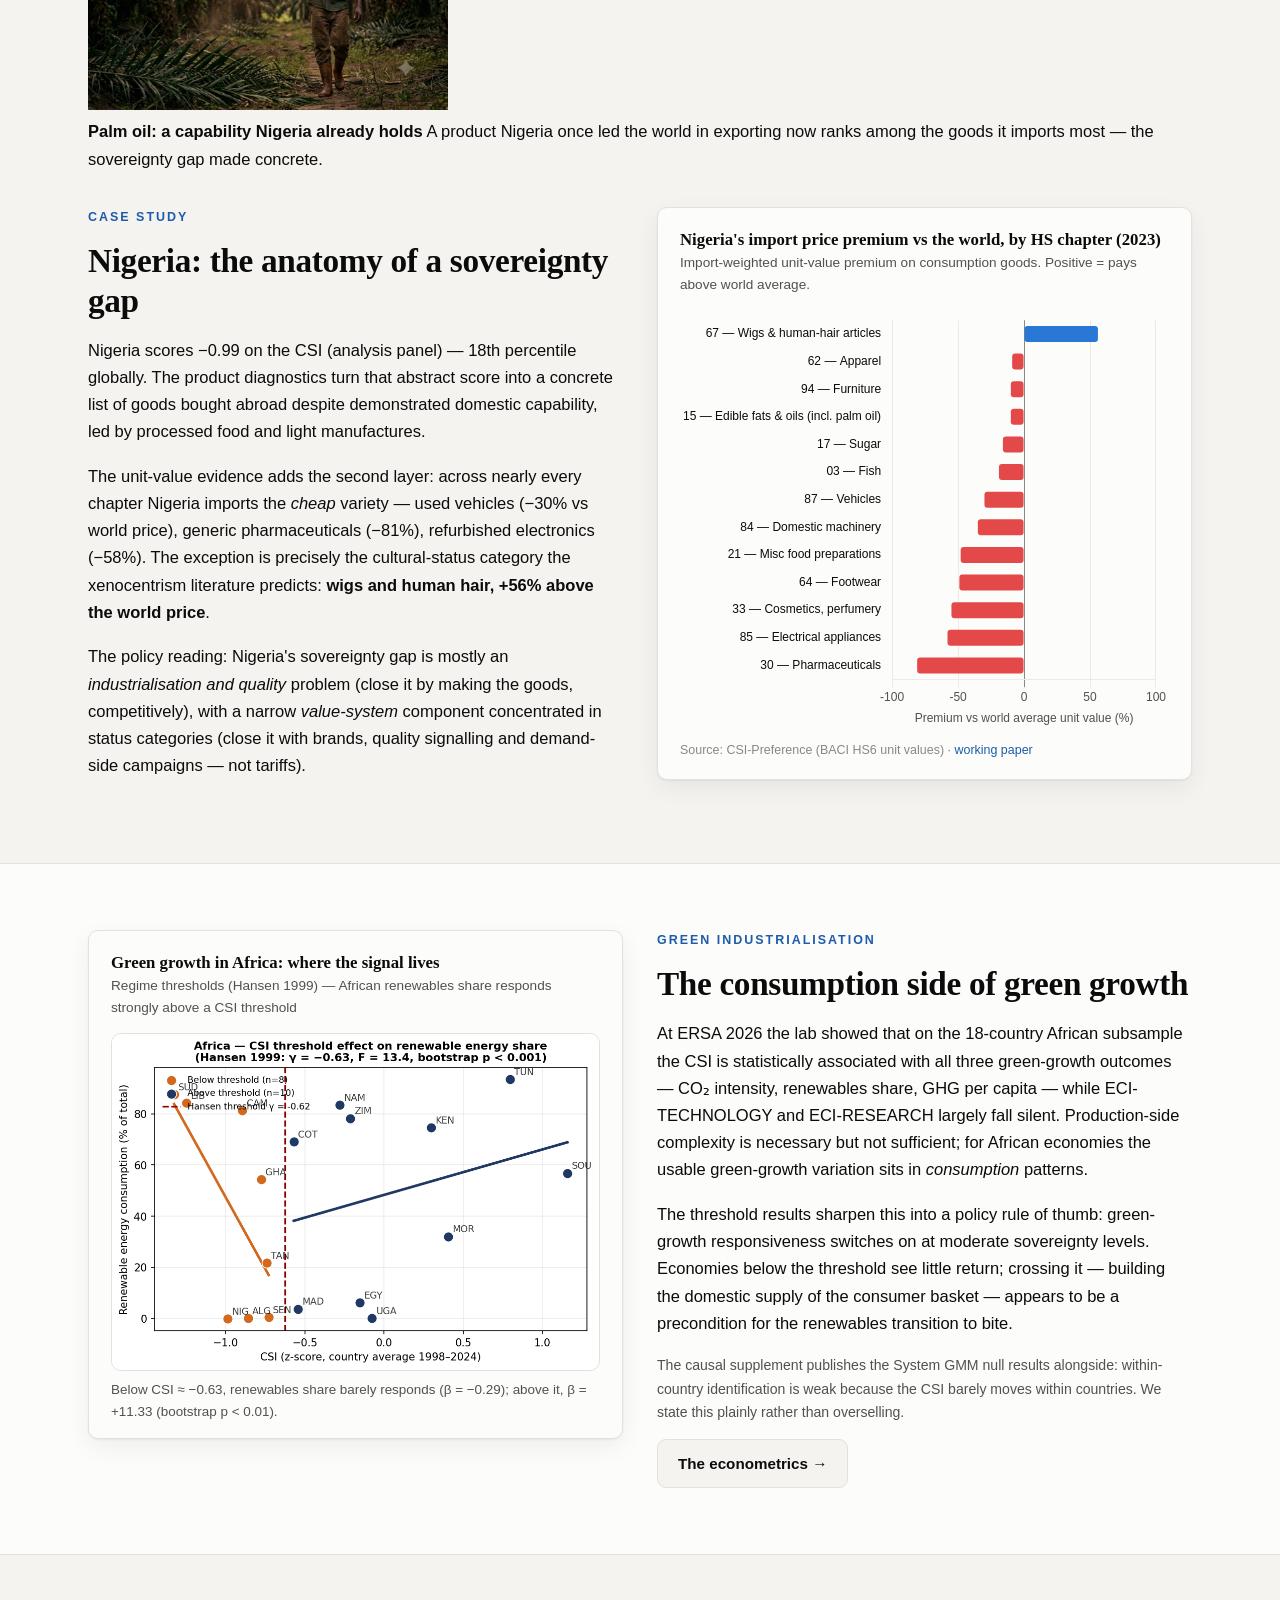
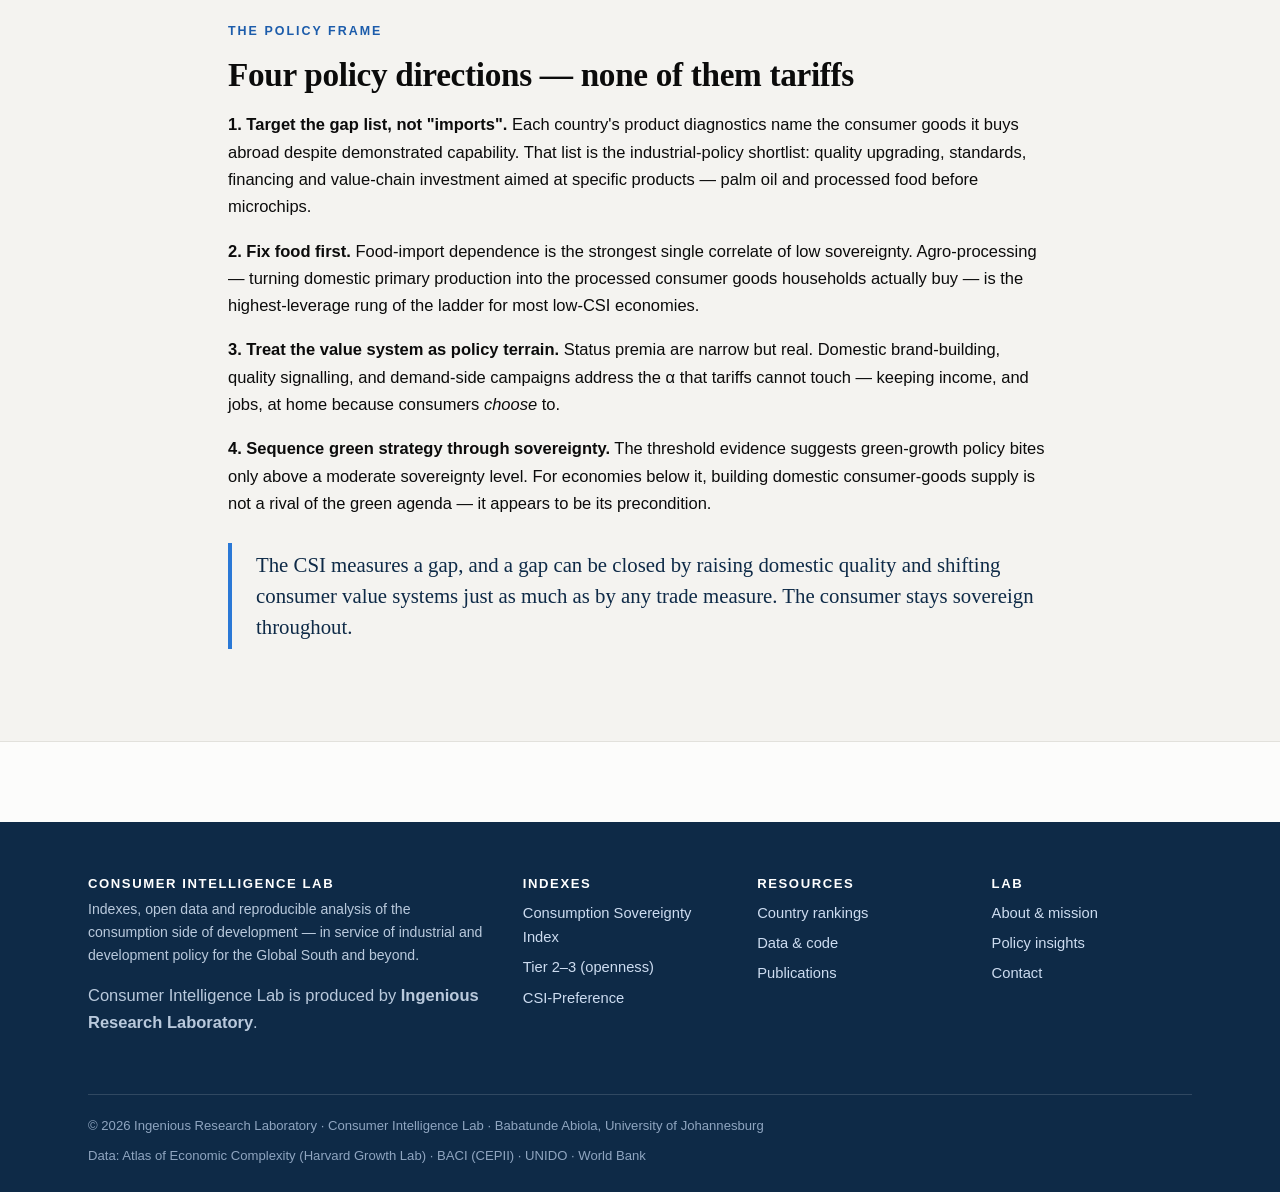
<file: policy.html>
<!DOCTYPE html>
<html lang="en">
<head>
<meta charset="UTF-8">
<meta name="viewport" content="width=device-width, initial-scale=1.0">
<title>Policy &amp; Stylised Facts | Consumer Intelligence Lab</title>
<meta name="description" content="Stylised facts of consumption sovereignty and their implications for industrialisation and green-growth policy in the Global South, including the Nigeria case study.">
<link rel="stylesheet" href="assets/css/main.css">
</head>
<body>

<header class="site-header"><div class="wrap bar">
  <a class="brand" href="index.html">
    <span class="brand-mark"><svg width="20" height="20" viewBox="0 0 20 20" fill="none" aria-hidden="true"><path d="M3 15 L8 9 L12 12 L17 4" stroke="#fff" stroke-width="2" stroke-linecap="round" stroke-linejoin="round"/><circle cx="17" cy="4" r="2" fill="#fff"/></svg></span>
    <span class="brand-name">Consumer Intelligence Lab<span>By Ingenious Research Laboratory</span></span>
  </a>
  <button class="nav-toggle" aria-label="Menu">☰</button>
  <nav class="nav">
    <a href="index.html">Home</a>
    <a href="csi.html">The Index</a>
    <a href="rankings.html">Rankings</a>
    <a href="research.html">Research</a>
    <a href="data.html">Data &amp; Code</a>
    <a href="policy.html">Policy</a>
    <a href="about.html">About</a>
  </nav>
</div></header>

<div class="page-head"><div class="wrap">
  <p class="kicker">From measurement to policy</p>
  <h1>Stylised facts &amp; policy insights</h1>
  <p class="lead">What a quarter-century of consumption-sovereignty data says — and what it implies for industrialisation strategy in the Global South. Always as diagnosis, never as protectionist prescription.</p>
</div></div>

<section class="block"><div class="wrap-narrow">
  <h2>Seven stylised facts</h2>
  <p><strong>1 — Consumption sovereignty is a structural, slow-moving property.</strong> Around 92% of the CSI's variation is <em>between</em> countries; only 8% is within-country movement over 25 years. Sovereignty is built over decades, by industrial structure — it does not fluctuate with the business cycle.</p>
  <p><strong>2 — It is not wealth.</strong> The correlation with GDP per capita on the analysis panel is +0.02. Türkiye, Mexico, Thailand and Malaysia outrank Japan and the United States. What the index tracks is whether capability is <em>used to supply the home consumer</em> — a choice of economic structure, not a level of income.</p>
  <p><strong>3 — It is complexity's consumption-side twin.</strong> Correlations of +0.74 with export diversity and +0.71 with the ECI — but only about half the variance is shared. The other half is the consumption-side information the ECI cannot see.</p>
  <p><strong>4 — Food dependence is the strongest single drag.</strong> Across 5,158 country-years, the food-and-agriculture import share correlates at <strong>−0.55</strong> with the CSI — the largest negative in the correlation structure. For many low-CSI economies the sovereignty gap begins on the plate.</p>
  <p><strong>5 — Africa's gap is persistent but not uniform.</strong> The African mean sits ~1.5 SD below Europe &amp; Central Asia and the gap has not closed since 1995. But South Africa ranks in the global top 25, and Tunisia, Morocco, Kenya and Mauritius sit near or above the world mean — within-continent variation policy can learn from.</p>
  <p><strong>6 — The gap products are specific, and actionable.</strong> The index names each country's gap list. Nigeria's: sugar, frozen fish, women's clothing, footwear, motorcycles — and palm oil, a product Nigeria once led the world in exporting. Pharmaceuticals appear only at low weight: the index correctly excuses genuinely complex goods.</p>
  <p><strong>7 — Status premia are real but narrow.</strong> Unit-value data show poor countries generally buy the <em>cheap</em> foreign variety — premium-paying tracks income. The xenocentrism signal survives in culture-specific categories: Nigeria pays +56% above the world price for wigs and human hair while paying −81% below for pharmaceuticals.</p>
</div></section>

<section class="block alt"><div class="wrap">
  <div class="img-banner" style="margin-bottom:34px">
    <img src="assets/img/photo_palm.jpg" alt="A farmer carrying a freshly harvested bunch of red oil-palm fruit at dawn" loading="lazy" style="max-height:360px">
    <div class="overlay">
      <b>Palm oil: a capability Nigeria already holds</b>
      <span>A product Nigeria once led the world in exporting now ranks among the goods it imports most — the sovereignty gap made concrete.</span>
    </div>
  </div>
  <div class="grid-2">
    <div>
      <p class="kicker">Case study</p>
      <h2>Nigeria: the anatomy of a sovereignty gap</h2>
      <p>Nigeria scores −0.99 on the CSI (analysis panel) — 18th percentile globally. The product diagnostics turn that abstract score into a concrete list of goods bought abroad despite demonstrated domestic capability, led by processed food and light manufactures.</p>
      <p>The unit-value evidence adds the second layer: across nearly every chapter Nigeria imports the <em>cheap</em> variety — used vehicles (−30% vs world price), generic pharmaceuticals (−81%), refurbished electronics (−58%). The exception is precisely the cultural-status category the xenocentrism literature predicts: <strong>wigs and human hair, +56% above the world price</strong>.</p>
      <p>The policy reading: Nigeria's sovereignty gap is mostly an <em>industrialisation and quality</em> problem (close it by making the goods, competitively), with a narrow <em>value-system</em> component concentrated in status categories (close it with brands, quality signalling and demand-side campaigns — not tariffs).</p>
    </div>
    <div class="panel viz-root">
      <h4>Nigeria's import price premium vs the world, by HS chapter (2023)</h4>
      <p class="sub">Import-weighted unit-value premium on consumption goods. Positive = pays above world average.</p>
      <div class="chart-box" style="height:420px"><canvas id="nigeriaPremia" role="img" aria-label="Diverging bar chart of Nigeria's unit-value premia by HS chapter. Most chapters negative, pharmaceuticals lowest at minus 81 percent; wigs and human hair positive at plus 56 percent."></canvas></div>
      <p class="src">Source: CSI-Preference (BACI HS6 unit values) · <a href="research.html#preference">working paper</a></p>
    </div>
  </div>
</div></section>

<section class="block"><div class="wrap">
  <div class="grid-2">
    <div class="panel viz-root">
      <h4>Green growth in Africa: where the signal lives</h4>
      <p class="sub">Regime thresholds (Hansen 1999) — African renewables share responds strongly above a CSI threshold</p>
      <figure class="shot"><img src="assets/img/threshold_africa_renew.png" alt="Threshold regression plot for African renewables share against CSI, showing a regime shift at CSI −0.625 with slope rising from −0.29 to +11.33." loading="lazy">
      <figcaption>Below CSI ≈ −0.63, renewables share barely responds (β = −0.29); above it, β = +11.33 (bootstrap p &lt; 0.01).</figcaption></figure>
    </div>
    <div>
      <p class="kicker">Green industrialisation</p>
      <h2>The consumption side of green growth</h2>
      <p>At ERSA 2026 the lab showed that on the 18-country African subsample the CSI is statistically associated with all three green-growth outcomes — CO₂ intensity, renewables share, GHG per capita — while ECI-TECHNOLOGY and ECI-RESEARCH largely fall silent. Production-side complexity is necessary but not sufficient; for African economies the usable green-growth variation sits in <em>consumption</em> patterns.</p>
      <p>The threshold results sharpen this into a policy rule of thumb: green-growth responsiveness switches on at moderate sovereignty levels. Economies below the threshold see little return; crossing it — building the domestic supply of the consumer basket — appears to be a precondition for the renewables transition to bite.</p>
      <p class="muted small">The causal supplement publishes the System GMM null results alongside: within-country identification is weak because the CSI barely moves within countries. We state this plainly rather than overselling.</p>
      <a class="btn btn-light" href="research.html#causal">The econometrics →</a>
    </div>
  </div>
</div></section>

<section class="block alt"><div class="wrap-narrow">
  <p class="kicker">The policy frame</p>
  <h2>Four policy directions — none of them tariffs</h2>
  <p><strong>1. Target the gap list, not "imports".</strong> Each country's product diagnostics name the consumer goods it buys abroad despite demonstrated capability. That list is the industrial-policy shortlist: quality upgrading, standards, financing and value-chain investment aimed at specific products — palm oil and processed food before microchips.</p>
  <p><strong>2. Fix food first.</strong> Food-import dependence is the strongest single correlate of low sovereignty. Agro-processing — turning domestic primary production into the processed consumer goods households actually buy — is the highest-leverage rung of the ladder for most low-CSI economies.</p>
  <p><strong>3. Treat the value system as policy terrain.</strong> Status premia are narrow but real. Domestic brand-building, quality signalling, and demand-side campaigns address the α that tariffs cannot touch — keeping income, and jobs, at home because consumers <em>choose</em> to.</p>
  <p><strong>4. Sequence green strategy through sovereignty.</strong> The threshold evidence suggests green-growth policy bites only above a moderate sovereignty level. For economies below it, building domestic consumer-goods supply is not a rival of the green agenda — it appears to be its precondition.</p>
  <blockquote class="pull">The CSI measures a gap, and a gap can be closed by raising domestic quality and shifting consumer value systems just as much as by any trade measure. The consumer stays sovereign throughout.</blockquote>
</div></section>

<footer class="site-footer"><div class="wrap">
  <div class="top">
    <div>
      <h4>Consumer Intelligence Lab</h4>
      <p class="small" style="color:#b9c9dc">Indexes, open data and reproducible analysis of the consumption side of development — in service of industrial and development policy for the Global South and beyond.</p>
      <p class="parent-credit">Consumer Intelligence Lab is produced by <strong>Ingenious Research Laboratory</strong>.</p>
    </div>
    <div>
      <h4>Indexes</h4>
      <a href="csi.html">Consumption Sovereignty Index</a>
      <a href="csi.html#ladder">Tier 2–3 (openness)</a>
      <a href="research.html#preference">CSI-Preference</a>
    </div>
    <div>
      <h4>Resources</h4>
      <a href="rankings.html">Country rankings</a>
      <a href="data.html">Data &amp; code</a>
      <a href="research.html">Publications</a>
    </div>
    <div>
      <h4>Lab</h4>
      <a href="about.html">About &amp; mission</a>
      <a href="policy.html">Policy insights</a>
      <a href="about.html#contact">Contact</a>
    </div>
  </div>
  <div class="legal">
    <span>© 2026 Ingenious Research Laboratory · Consumer Intelligence Lab · Babatunde Abiola, University of Johannesburg</span>
    <span>Data: Atlas of Economic Complexity (Harvard Growth Lab) · BACI (CEPII) · UNIDO · World Bank</span>
  </div>
</div></footer>

<script src="assets/js/vendor/chart.umd.min.js"></script>
<script src="assets/js/data.js"></script>
<script src="assets/js/main.js"></script>
<script>
(function () {
  const rows = CSI_DATA.nigeriaPremia.slice().sort((a, b) => b.premium - a.premium);
  cilDivergingBar("nigeriaPremia", rows.map(r => r.chapter), rows.map(r => r.premium),
    { xTitle: "Premium vs world average unit value (%)", dp: 0, unit: "%" });
})();
</script>
</body>
</html>
</file>
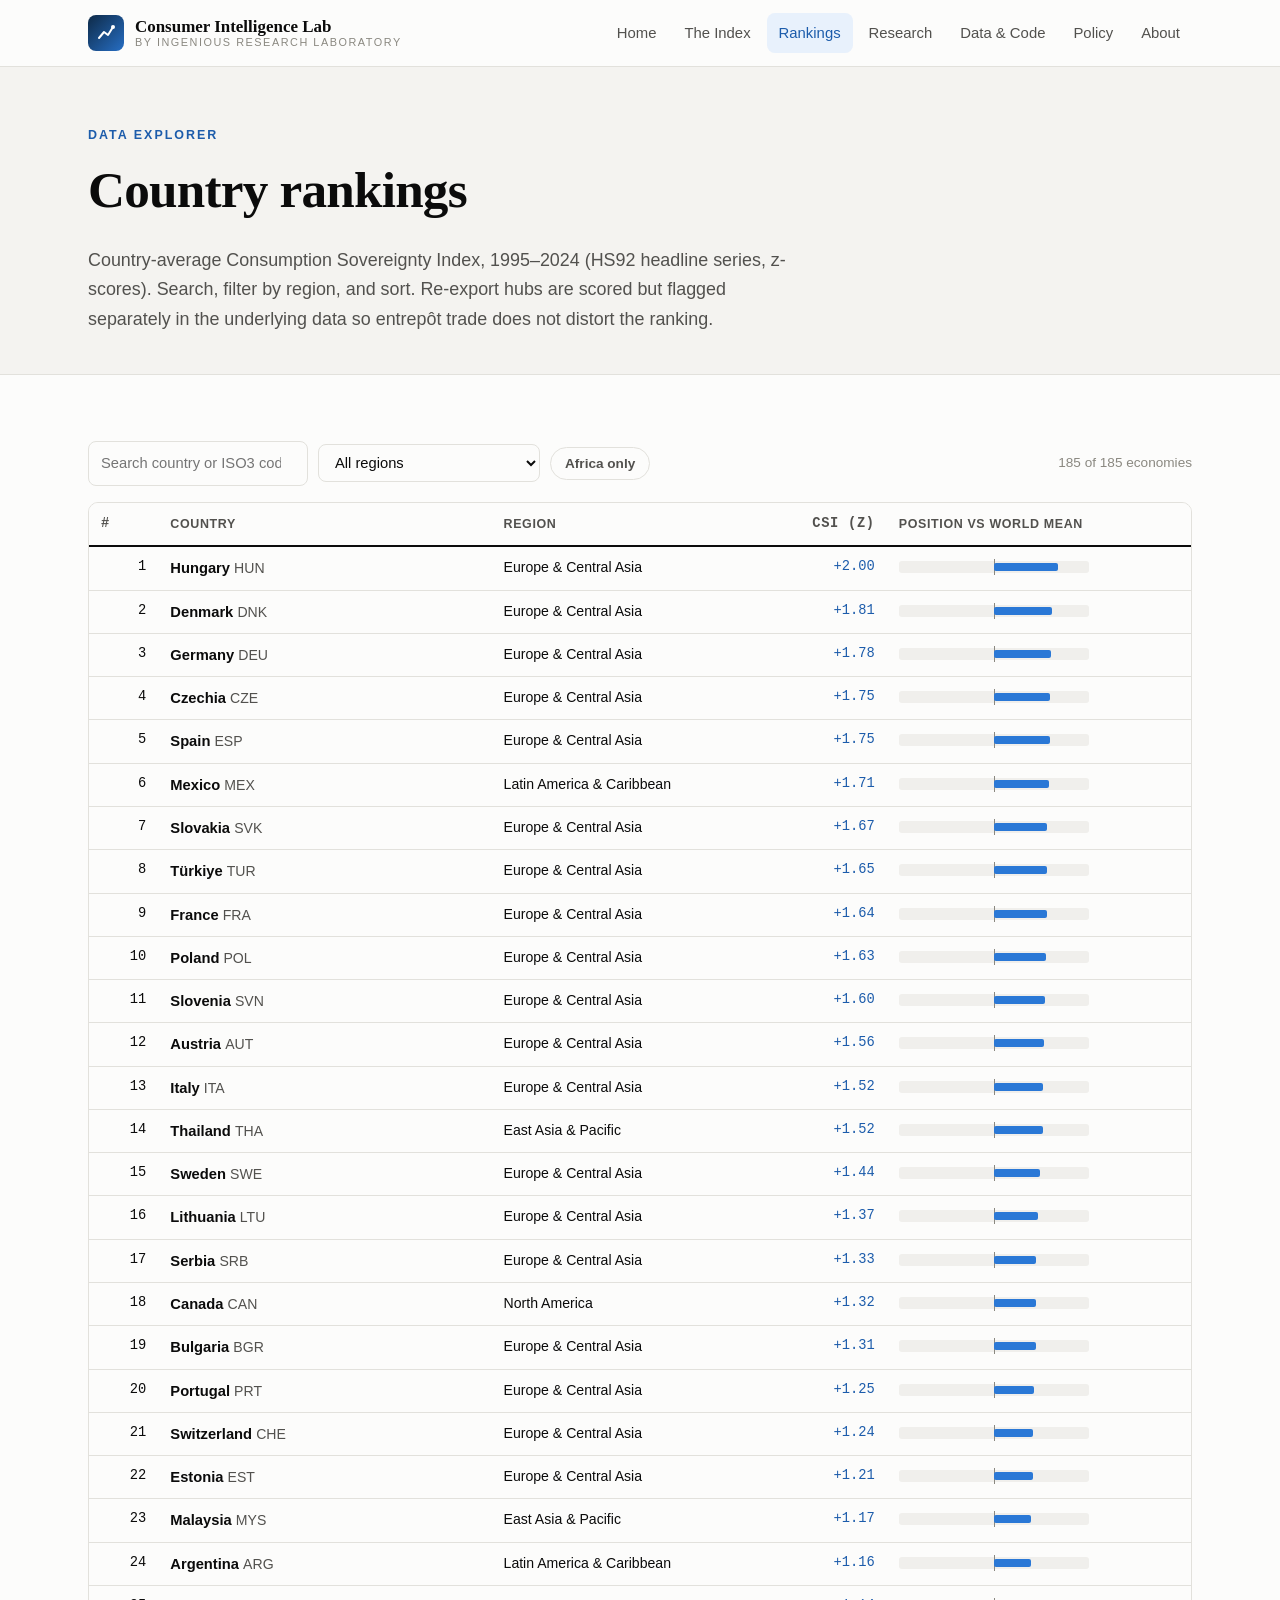
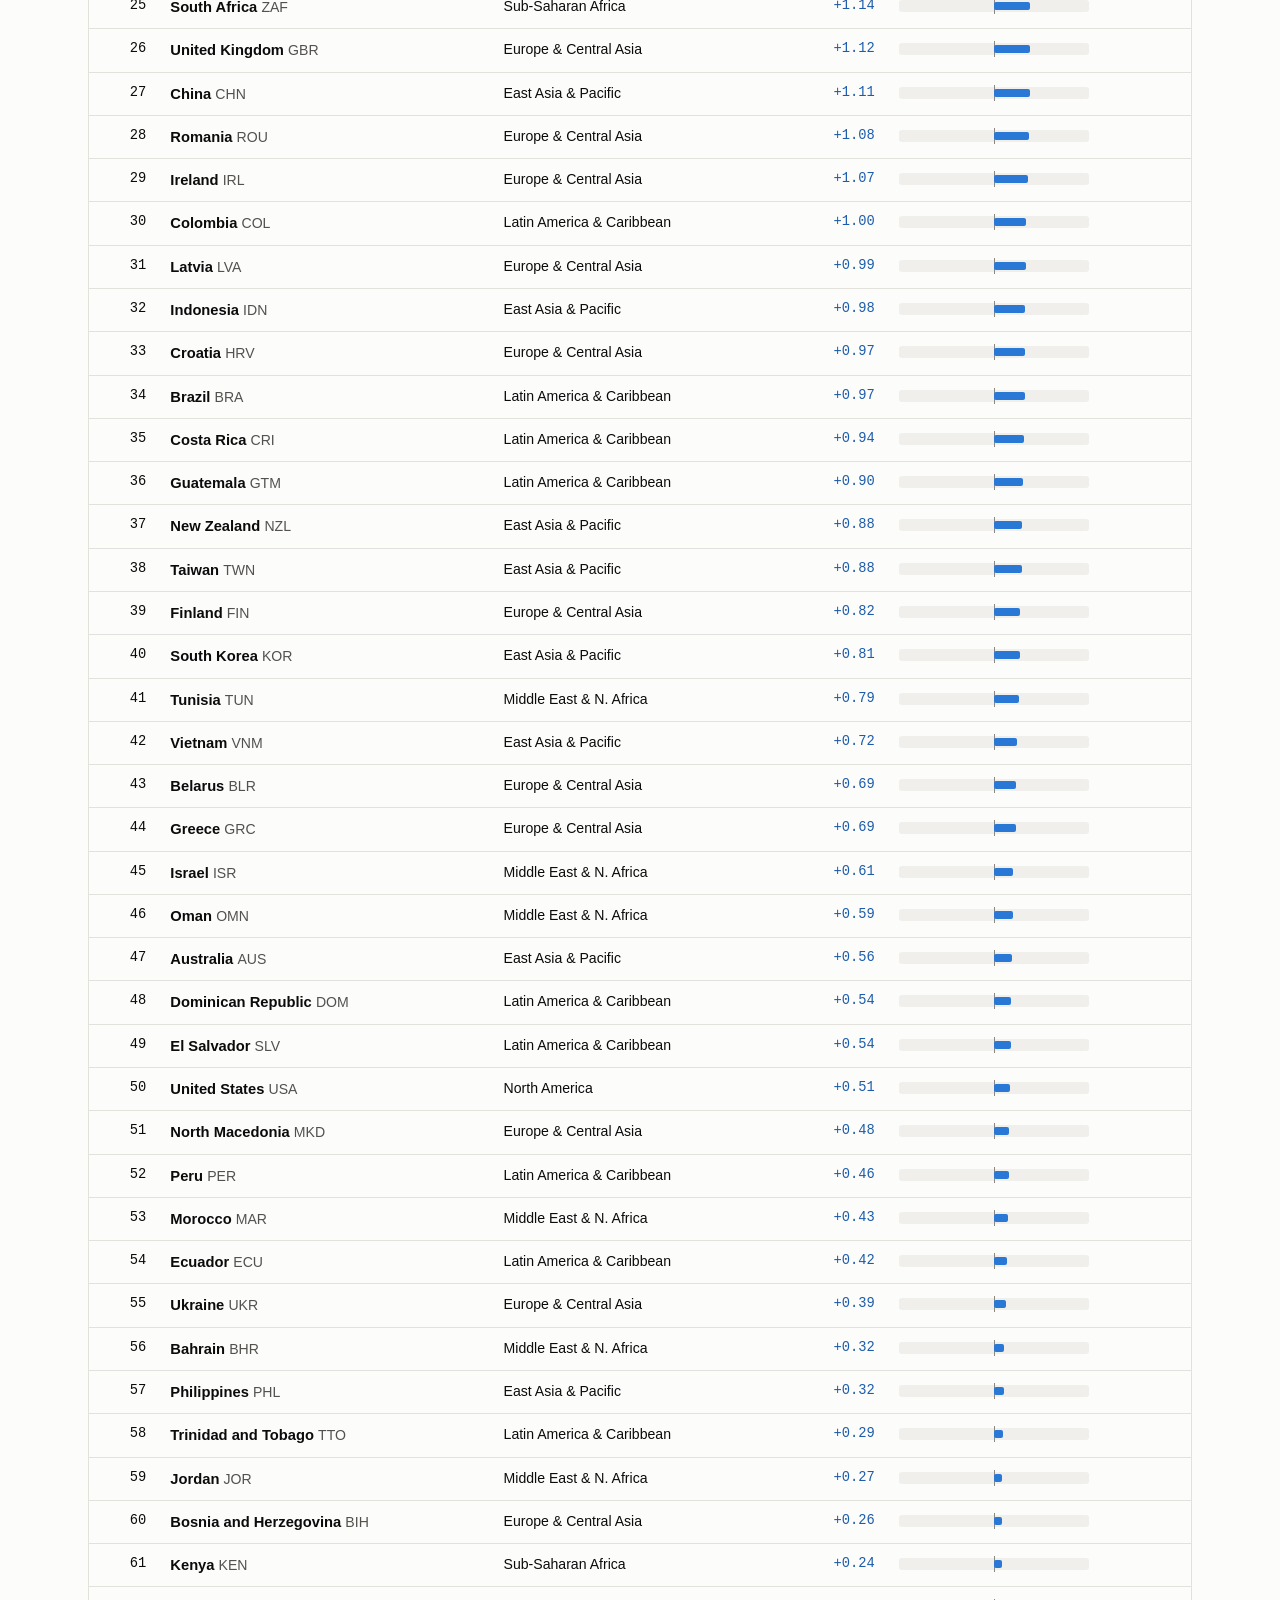
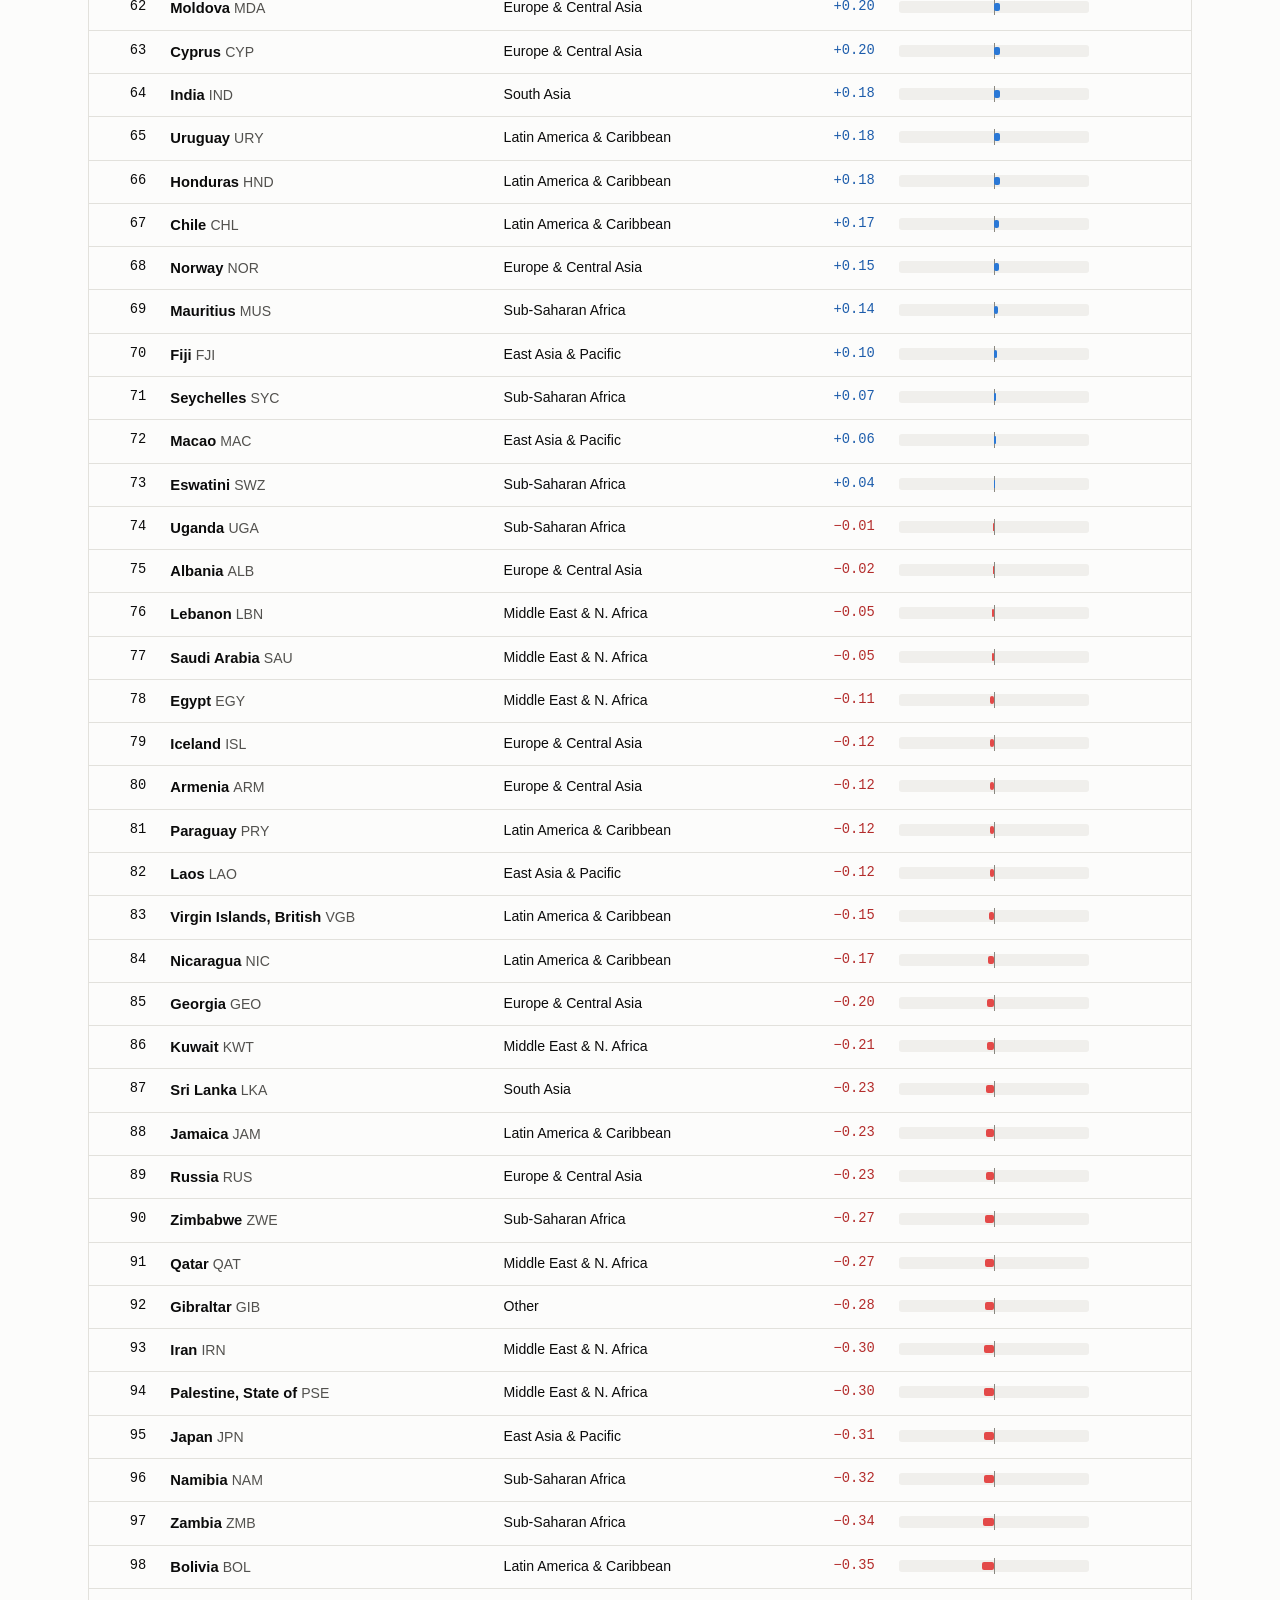
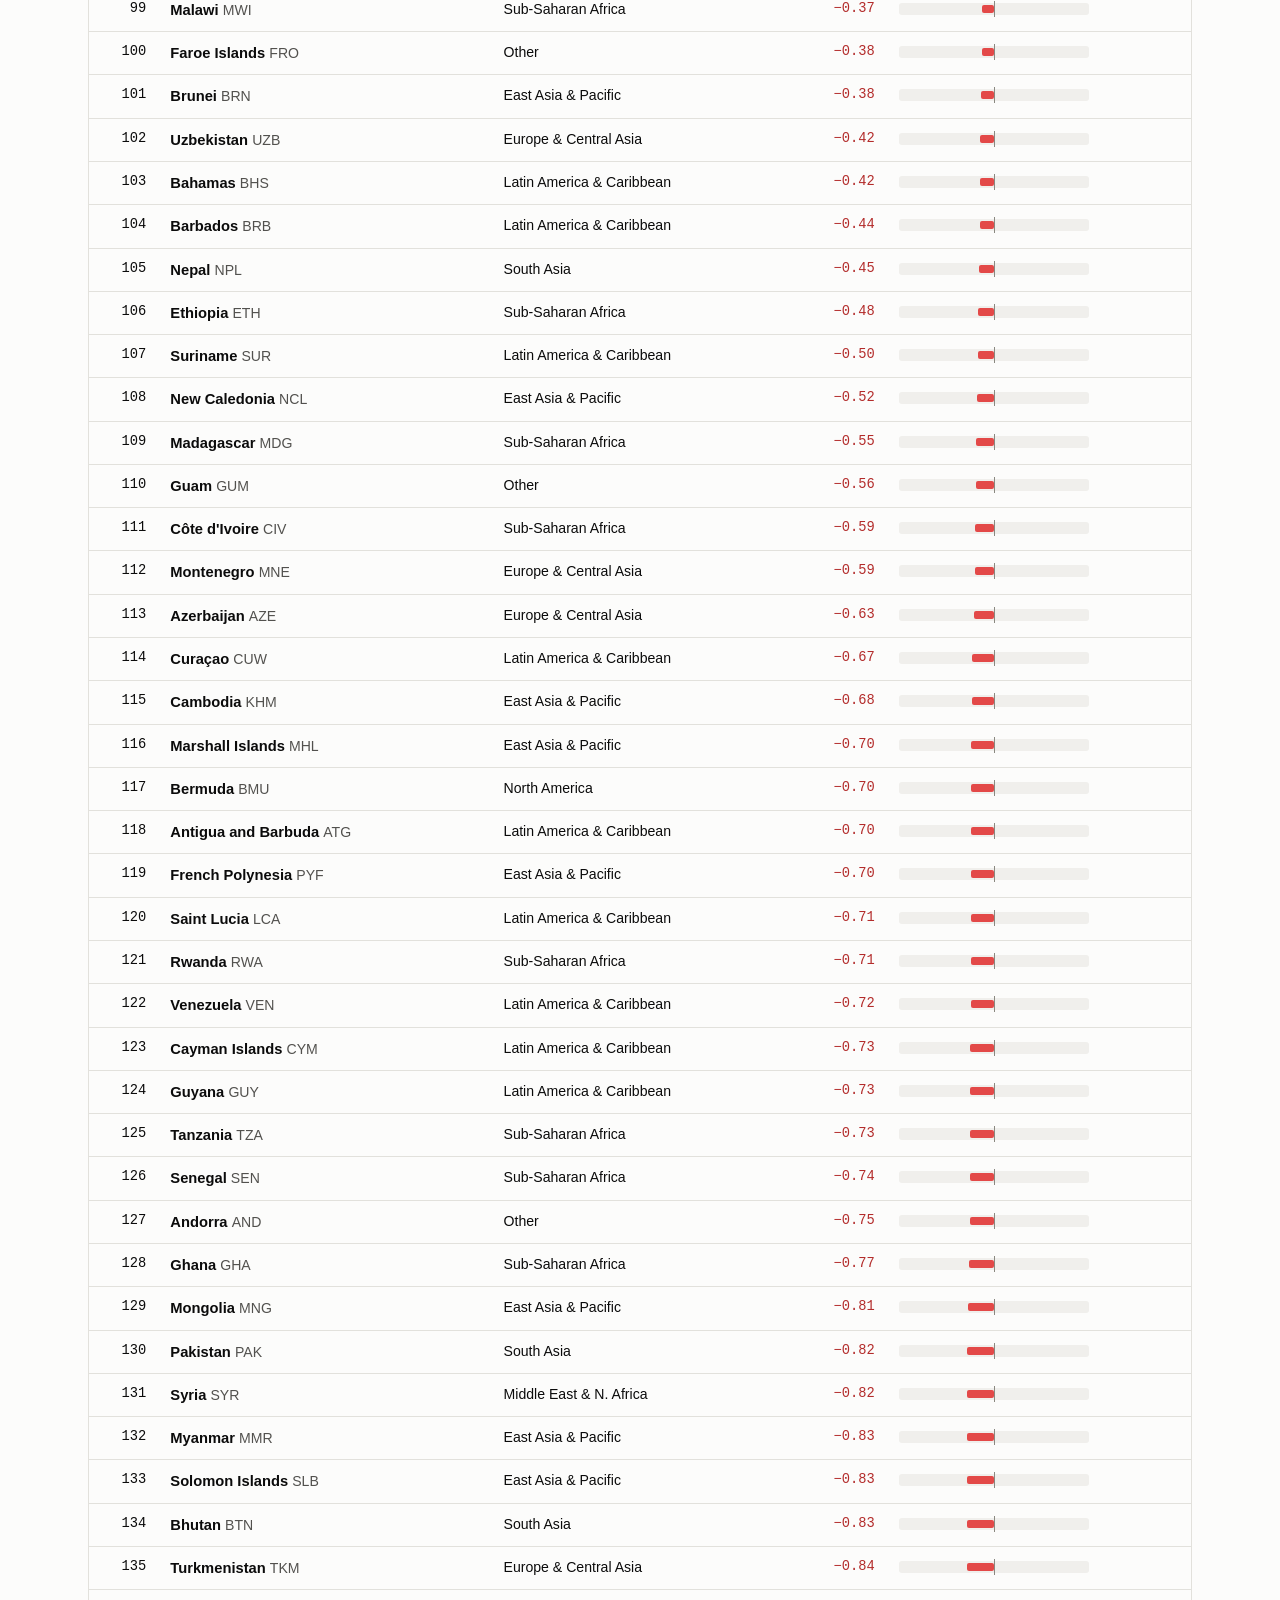
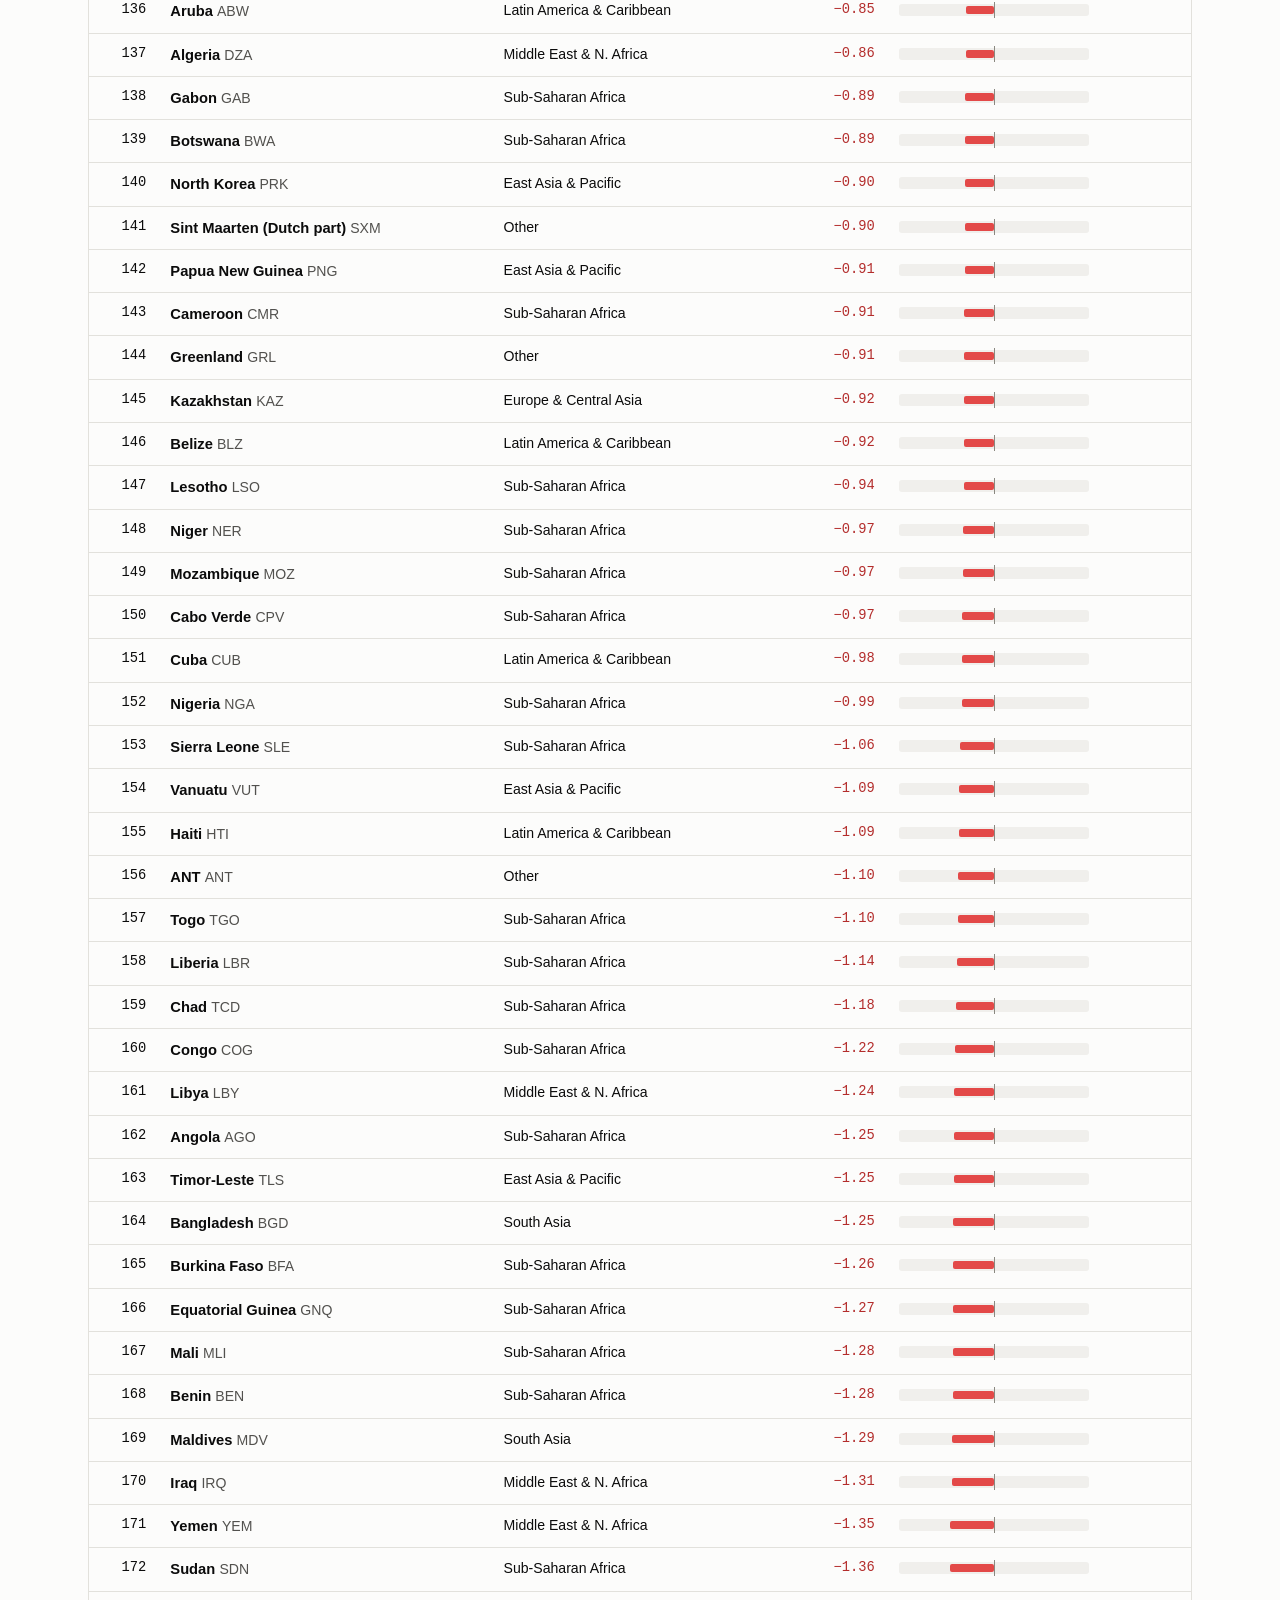
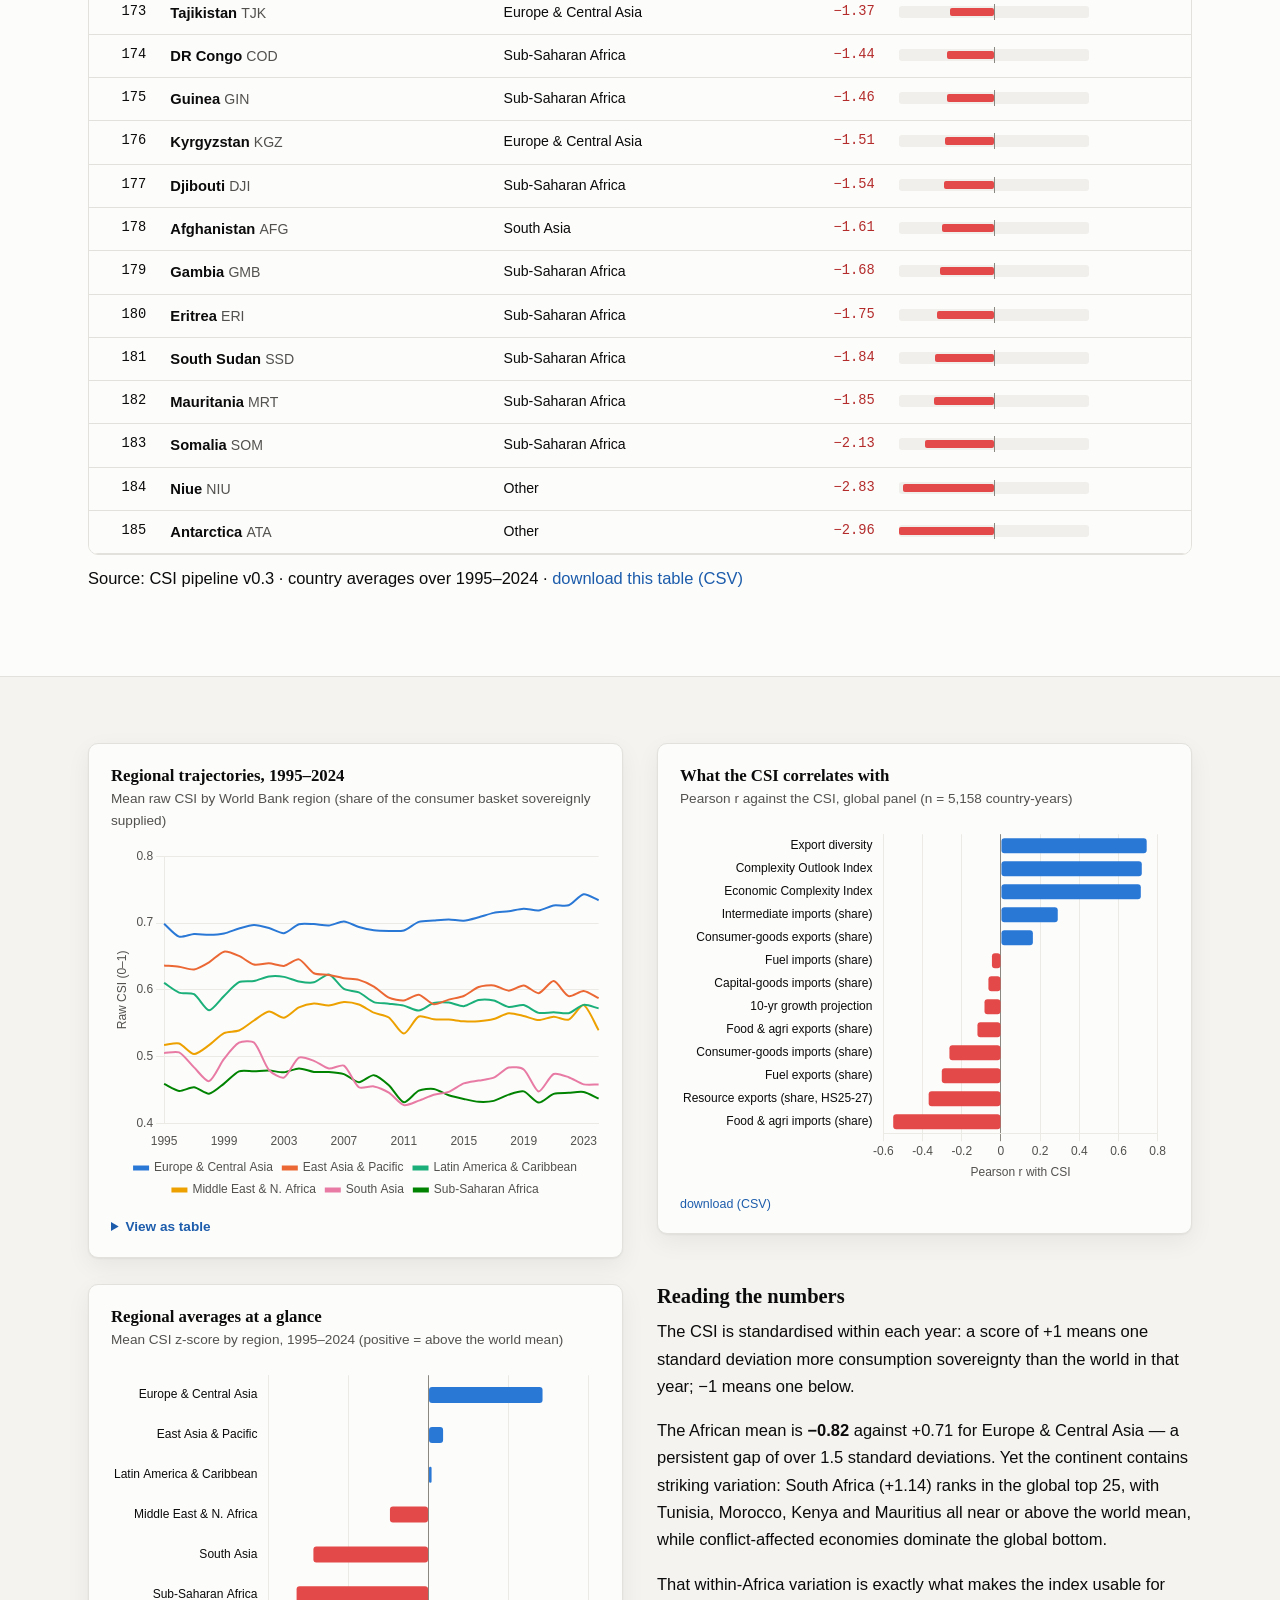
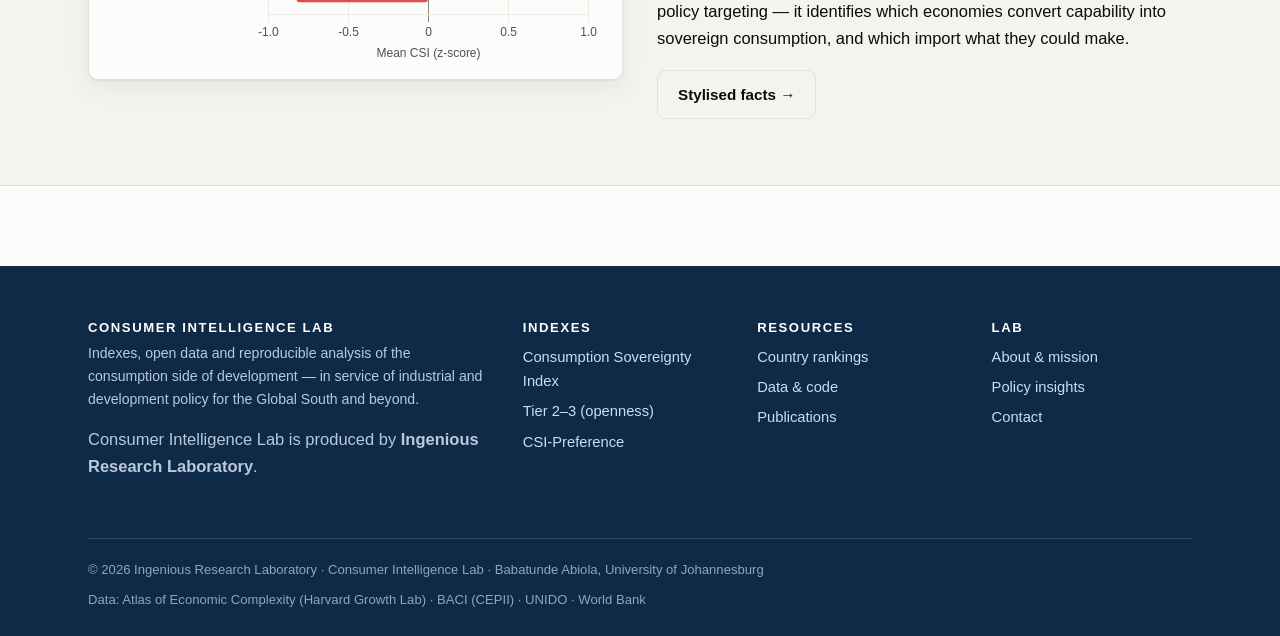
<file: rankings.html>
<!DOCTYPE html>
<html lang="en">
<head>
<meta charset="UTF-8">
<meta name="viewport" content="width=device-width, initial-scale=1.0">
<title>Country Rankings — Consumption Sovereignty Index | Consumer Intelligence Lab</title>
<meta name="description" content="Interactive country rankings of the Consumption Sovereignty Index: 185 economies, 1995–2024, searchable and filterable by region, with regional trends and correlations.">
<link rel="stylesheet" href="assets/css/main.css">
</head>
<body>

<header class="site-header"><div class="wrap bar">
  <a class="brand" href="index.html">
    <span class="brand-mark"><svg width="20" height="20" viewBox="0 0 20 20" fill="none" aria-hidden="true"><path d="M3 15 L8 9 L12 12 L17 4" stroke="#fff" stroke-width="2" stroke-linecap="round" stroke-linejoin="round"/><circle cx="17" cy="4" r="2" fill="#fff"/></svg></span>
    <span class="brand-name">Consumer Intelligence Lab<span>By Ingenious Research Laboratory</span></span>
  </a>
  <button class="nav-toggle" aria-label="Menu">☰</button>
  <nav class="nav">
    <a href="index.html">Home</a>
    <a href="csi.html">The Index</a>
    <a href="rankings.html">Rankings</a>
    <a href="research.html">Research</a>
    <a href="data.html">Data &amp; Code</a>
    <a href="policy.html">Policy</a>
    <a href="about.html">About</a>
  </nav>
</div></header>

<div class="page-head"><div class="wrap">
  <p class="kicker">Data explorer</p>
  <h1>Country rankings</h1>
  <p class="lead">Country-average Consumption Sovereignty Index, 1995–2024 (HS92 headline series, z-scores). Search, filter by region, and sort. Re-export hubs are scored but flagged separately in the underlying data so entrepôt trade does not distort the ranking.</p>
</div></div>

<section class="block"><div class="wrap">
  <div class="controls" role="search">
    <input type="search" id="q" placeholder="Search country or ISO3 code…" aria-label="Search countries">
    <select id="region" aria-label="Filter by region">
      <option value="">All regions</option>
    </select>
    <button class="chip" id="chipAfrica" aria-pressed="false">Africa only</button>
    <span class="count-note" id="countNote"></span>
  </div>

  <div class="table-scroll">
    <table class="data" id="rankTable">
      <thead><tr>
        <th data-k="rank" class="sortable num" style="text-align:left">#</th>
        <th data-k="name" class="sortable">Country</th>
        <th data-k="region" class="sortable">Region</th>
        <th data-k="csi" class="sortable num">CSI (z)</th>
        <th>Position vs world mean</th>
      </tr></thead>
      <tbody></tbody>
    </table>
  </div>
  <p class="src" style="margin-top:10px">Source: CSI pipeline v0.3 · country averages over 1995–2024 · <a href="assets/downloads/_global_country_avg.csv" download>download this table (CSV)</a></p>
</div></section>

<section class="block alt"><div class="wrap">
  <div class="grid-2">
    <div class="panel viz-root">
      <h4>Regional trajectories, 1995–2024</h4>
      <p class="sub">Mean raw CSI by World Bank region (share of the consumer basket sovereignly supplied)</p>
      <div class="chart-box" style="height:360px"><canvas id="regionTrend" role="img" aria-label="Line chart of raw CSI by region 1995–2024. Europe and Central Asia is highest and rising; Sub-Saharan Africa and South Asia are lowest."></canvas></div>
      <details class="tbl"><summary>View as table</summary>
        <div class="table-scroll" style="margin-top:8px"><table class="data small" id="regionTrendTable"></table></div>
      </details>
    </div>
    <div class="panel viz-root">
      <h4>What the CSI correlates with</h4>
      <p class="sub">Pearson r against the CSI, global panel (n = 5,158 country-years)</p>
      <div class="chart-box" style="height:360px"><canvas id="corrChart" role="img" aria-label="Diverging bar chart of correlations with the CSI. Export diversity +0.74 strongest positive; food and agriculture import share −0.55 strongest negative."></canvas></div>
      <p class="src"><a href="assets/downloads/_global_correlations.csv" download>download (CSV)</a></p>
    </div>
  </div>

  <div class="grid-2" style="margin-top:26px">
    <div class="panel viz-root">
      <h4>Regional averages at a glance</h4>
      <p class="sub">Mean CSI z-score by region, 1995–2024 (positive = above the world mean)</p>
      <div class="chart-box" style="height:300px"><canvas id="regionMeans" role="img" aria-label="Bar chart of mean CSI z-score by region. Europe and Central Asia +0.71; Sub-Saharan Africa −0.82."></canvas></div>
    </div>
    <div>
      <h3>Reading the numbers</h3>
      <p>The CSI is standardised within each year: a score of +1 means one standard deviation more consumption sovereignty than the world in that year; −1 means one below.</p>
      <p>The African mean is <strong>−0.82</strong> against +0.71 for Europe &amp; Central Asia — a persistent gap of over 1.5 standard deviations. Yet the continent contains striking variation: South Africa (+1.14) ranks in the global top 25, with Tunisia, Morocco, Kenya and Mauritius all near or above the world mean, while conflict-affected economies dominate the global bottom.</p>
      <p>That within-Africa variation is exactly what makes the index usable for policy targeting — it identifies which economies convert capability into sovereign consumption, and which import what they could make.</p>
      <a class="btn btn-light" href="policy.html">Stylised facts →</a>
    </div>
  </div>
</div></section>

<footer class="site-footer"><div class="wrap">
  <div class="top">
    <div>
      <h4>Consumer Intelligence Lab</h4>
      <p class="small" style="color:#b9c9dc">Indexes, open data and reproducible analysis of the consumption side of development — in service of industrial and development policy for the Global South and beyond.</p>
      <p class="parent-credit">Consumer Intelligence Lab is produced by <strong>Ingenious Research Laboratory</strong>.</p>
    </div>
    <div>
      <h4>Indexes</h4>
      <a href="csi.html">Consumption Sovereignty Index</a>
      <a href="csi.html#ladder">Tier 2–3 (openness)</a>
      <a href="research.html#preference">CSI-Preference</a>
    </div>
    <div>
      <h4>Resources</h4>
      <a href="rankings.html">Country rankings</a>
      <a href="data.html">Data &amp; code</a>
      <a href="research.html">Publications</a>
    </div>
    <div>
      <h4>Lab</h4>
      <a href="about.html">About &amp; mission</a>
      <a href="policy.html">Policy insights</a>
      <a href="about.html#contact">Contact</a>
    </div>
  </div>
  <div class="legal">
    <span>© 2026 Ingenious Research Laboratory · Consumer Intelligence Lab · Babatunde Abiola, University of Johannesburg</span>
    <span>Data: Atlas of Economic Complexity (Harvard Growth Lab) · BACI (CEPII) · UNIDO · World Bank</span>
  </div>
</div></footer>

<script src="assets/js/vendor/chart.umd.min.js"></script>
<script src="assets/js/data.js"></script>
<script src="assets/js/main.js"></script>
<script>
(function () {
  const D = CSI_DATA;
  const tbody = document.querySelector("#rankTable tbody");
  const q = document.getElementById("q");
  const regionSel = document.getElementById("region");
  const chipAfrica = document.getElementById("chipAfrica");
  const countNote = document.getElementById("countNote");

  // populate region filter
  Object.entries(D.regionNames).forEach(([code, name]) => {
    const o = document.createElement("option");
    o.value = code; o.textContent = name;
    regionSel.appendChild(o);
  });

  let sortKey = "rank", sortDir = 1, africaOnly = false;
  const maxAbs = Math.max(...D.rankings.map(r => Math.abs(r.csi)));

  function bar(csi) {
    const half = 50 * Math.min(1, Math.abs(csi) / maxAbs);
    const cls = csi >= 0 ? "p" : "n";
    const left = csi >= 0 ? 50 : 50 - half;
    return `<span class="zbar"><span class="track"><span class="mid"></span><span class="fill ${cls}" style="left:${left}%;width:${half}%"></span></span></span>`;
  }

  function render() {
    const term = q.value.trim().toLowerCase();
    let rows = D.rankings.filter(r =>
      (!term || r.name.toLowerCase().includes(term) || r.iso3.toLowerCase().includes(term)) &&
      (!regionSel.value || r.region === regionSel.value) &&
      (!africaOnly || r.african === 1)
    );
    rows = rows.slice().sort((a, b) => {
      const va = a[sortKey], vb = b[sortKey];
      return (typeof va === "string" ? va.localeCompare(vb) : va - vb) * sortDir;
    });
    tbody.innerHTML = rows.map(r => `
      <tr>
        <td class="num">${r.rank}</td>
        <td><strong>${esc(r.name)}</strong> <span class="muted small">${r.iso3}</span></td>
        <td class="small">${esc(D.regionNames[r.region] || r.region)}</td>
        <td class="num ${r.csi >= 0 ? "pos" : "neg"}">${fmtZ(r.csi)}</td>
        <td>${bar(r.csi)}</td>
      </tr>`).join("");
    countNote.textContent = `${rows.length} of ${D.rankings.length} economies`;
  }

  q.addEventListener("input", render);
  regionSel.addEventListener("change", render);
  chipAfrica.addEventListener("click", () => {
    africaOnly = !africaOnly;
    chipAfrica.classList.toggle("on", africaOnly);
    chipAfrica.setAttribute("aria-pressed", String(africaOnly));
    render();
  });
  document.querySelectorAll("#rankTable th.sortable").forEach(th => {
    th.style.cursor = "pointer";
    th.addEventListener("click", () => {
      const k = th.dataset.k;
      if (sortKey === k) sortDir *= -1; else { sortKey = k; sortDir = k === "name" || k === "region" ? 1 : 1; }
      render();
    });
  });
  render();

  // region trends — fixed hue order, entity-stable
  const regionColors = { ECA: CIL.series[0], EAP: CIL.series[1], LAC: CIL.series[2], MENA: CIL.series[3], SAS: CIL.series[4], SSA: CIL.series[5] };
  const order = ["ECA", "EAP", "LAC", "MENA", "SAS", "SSA"];
  cilLineChart("regionTrend", D.trendYears, order.map(k => ({
    label: D.regionNames[k], data: D.trendRegions[k], color: regionColors[k],
  })), { yTitle: "Raw CSI (0–1)" });

  // table view of the trend (accessibility)
  const tt = document.getElementById("regionTrendTable");
  const yrs = D.trendYears.filter((y, i) => i % 5 === 0 || y === 2024);
  tt.innerHTML = "<thead><tr><th>Region</th>" + yrs.map(y => `<th class="num">${y}</th>`).join("") + "</tr></thead><tbody>" +
    order.map(k => `<tr><td>${D.regionNames[k]}</td>` + yrs.map(y => {
      const v = D.trendRegions[k][D.trendYears.indexOf(y)];
      return `<td class="num">${v == null ? "–" : v.toFixed(3)}</td>`;
    }).join("") + "</tr>").join("") + "</tbody>";

  // correlations
  const corr = D.correlationsGlobal.slice().sort((a, b) => b.r_CSI - a.r_CSI);
  cilDivergingBar("corrChart", corr.map(c => c.Variable), corr.map(c => c.r_CSI),
    { xTitle: "Pearson r with CSI", dp: 2 });

  // region means
  const rm = order.map(k => ({ k, m: D.regionMeans[k].mean })).sort((a, b) => b.m - a.m);
  cilDivergingBar("regionMeans", rm.map(r => D.regionNames[r.k]), rm.map(r => r.m),
    { xTitle: "Mean CSI (z-score)", dp: 2 });
})();
</script>
</body>
</html>
</file>
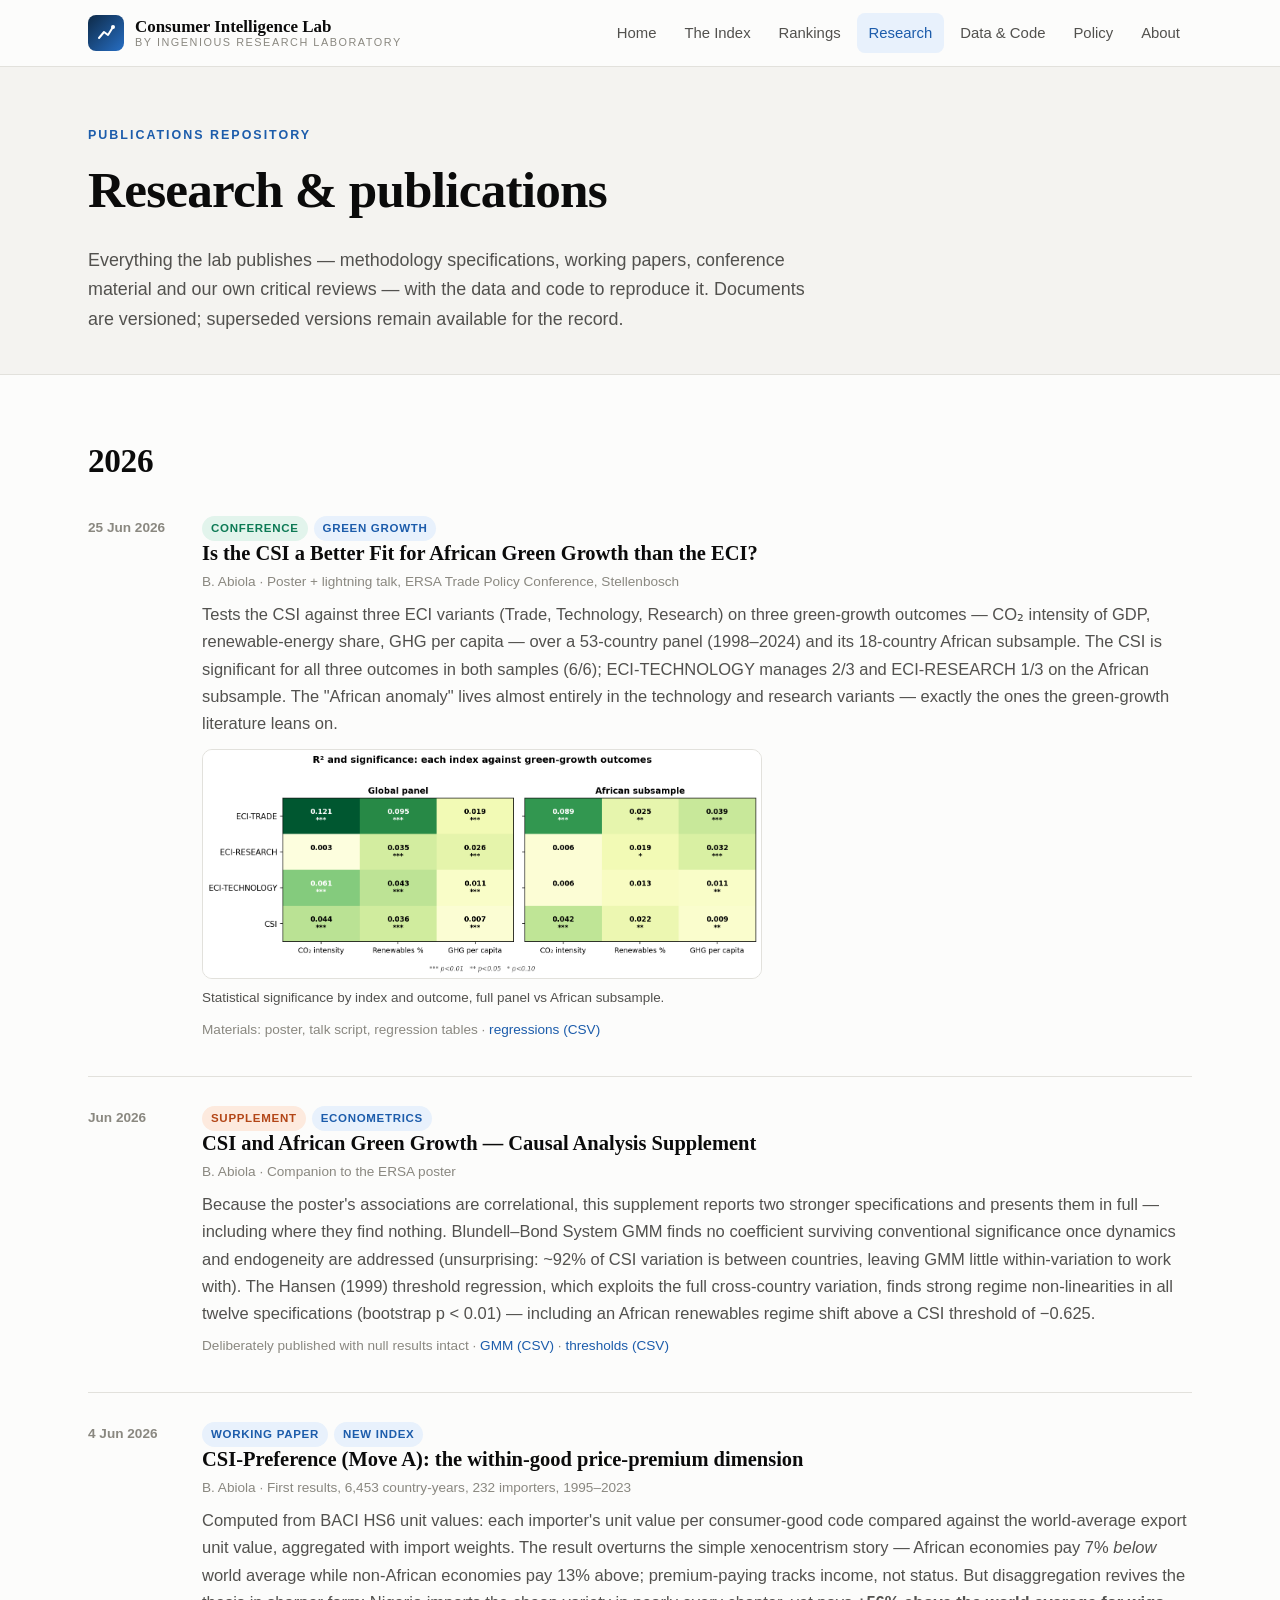
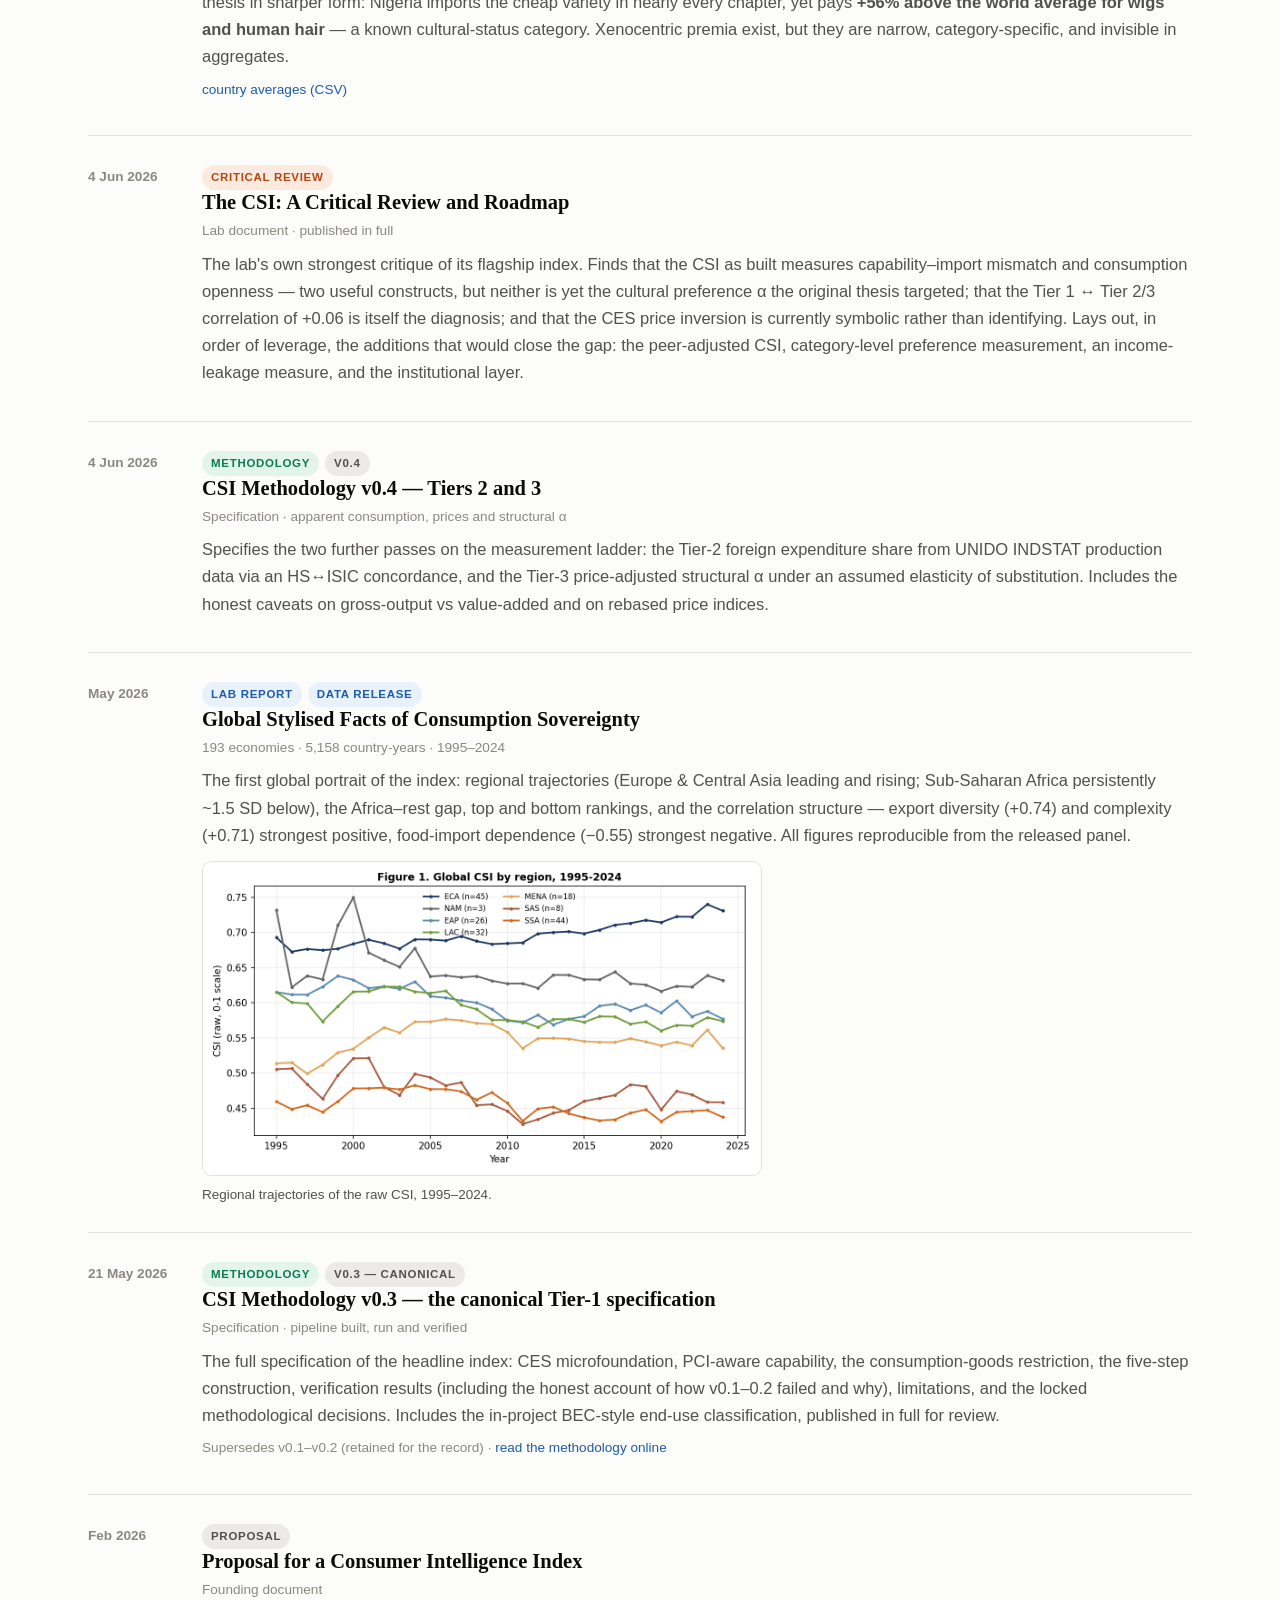
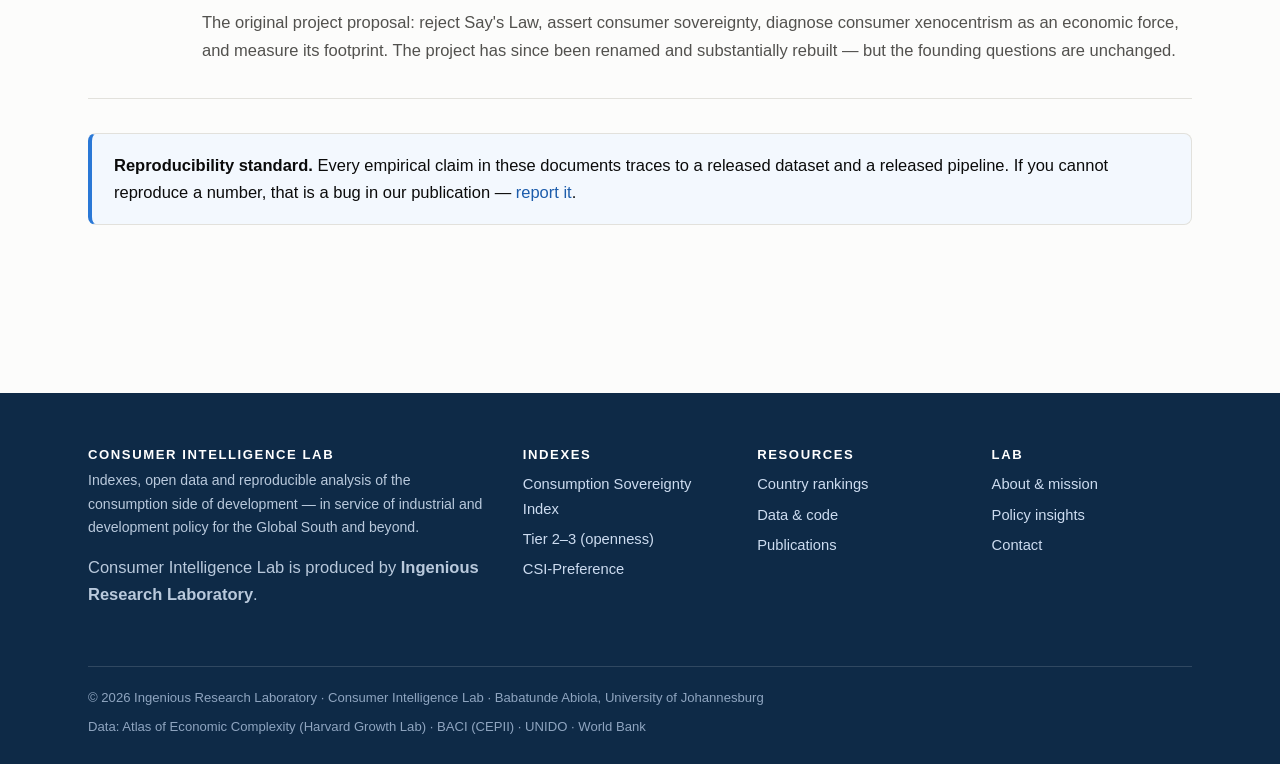
<file: research.html>
<!DOCTYPE html>
<html lang="en">
<head>
<meta charset="UTF-8">
<meta name="viewport" content="width=device-width, initial-scale=1.0">
<title>Research &amp; Publications | Consumer Intelligence Lab</title>
<meta name="description" content="Methodology papers, working papers, conference presentations and critical reviews from the Consumer Intelligence Lab's Consumption Sovereignty Index programme.">
<link rel="stylesheet" href="assets/css/main.css">
</head>
<body>

<header class="site-header"><div class="wrap bar">
  <a class="brand" href="index.html">
    <span class="brand-mark"><svg width="20" height="20" viewBox="0 0 20 20" fill="none" aria-hidden="true"><path d="M3 15 L8 9 L12 12 L17 4" stroke="#fff" stroke-width="2" stroke-linecap="round" stroke-linejoin="round"/><circle cx="17" cy="4" r="2" fill="#fff"/></svg></span>
    <span class="brand-name">Consumer Intelligence Lab<span>By Ingenious Research Laboratory</span></span>
  </a>
  <button class="nav-toggle" aria-label="Menu">☰</button>
  <nav class="nav">
    <a href="index.html">Home</a>
    <a href="csi.html">The Index</a>
    <a href="rankings.html">Rankings</a>
    <a href="research.html">Research</a>
    <a href="data.html">Data &amp; Code</a>
    <a href="policy.html">Policy</a>
    <a href="about.html">About</a>
  </nav>
</div></header>

<div class="page-head"><div class="wrap">
  <p class="kicker">Publications repository</p>
  <h1>Research &amp; publications</h1>
  <p class="lead">Everything the lab publishes — methodology specifications, working papers, conference material and our own critical reviews — with the data and code to reproduce it. Documents are versioned; superseded versions remain available for the record.</p>
</div></div>

<section class="block"><div class="wrap">

  <h2 style="margin-bottom:6px">2026</h2>

  <div class="pub" id="ersa">
    <div class="date">25 Jun 2026</div>
    <div>
      <div class="tag-row"><span class="tag t-green">Conference</span><span class="tag">Green growth</span></div>
      <h3>Is the CSI a Better Fit for African Green Growth than the ECI?</h3>
      <p class="meta">B. Abiola · Poster + lightning talk, ERSA Trade Policy Conference, Stellenbosch</p>
      <p>Tests the CSI against three ECI variants (Trade, Technology, Research) on three green-growth outcomes — CO₂ intensity of GDP, renewable-energy share, GHG per capita — over a 53-country panel (1998–2024) and its 18-country African subsample. The CSI is significant for all three outcomes in both samples (6/6); ECI-TECHNOLOGY manages 2/3 and ECI-RESEARCH 1/3 on the African subsample. The "African anomaly" lives almost entirely in the technology and research variants — exactly the ones the green-growth literature leans on.</p>
      <figure class="shot" style="max-width:560px;margin-top:12px">
        <img src="assets/img/poster_chart1_heatmap.png" alt="Significance heatmap: CSI and ECI-TRADE significant in six of six sample-outcome cells; ECI-TECHNOLOGY and ECI-RESEARCH lose significance on the African subsample." loading="lazy">
        <figcaption>Statistical significance by index and outcome, full panel vs African subsample.</figcaption>
      </figure>
      <p class="meta" style="margin-top:10px">Materials: poster, talk script, regression tables · <a href="assets/downloads/_eci_vs_csi_green_regressions.csv" download>regressions (CSV)</a></p>
    </div>
  </div>

  <div class="pub" id="causal">
    <div class="date">Jun 2026</div>
    <div>
      <div class="tag-row"><span class="tag t-orange">Supplement</span><span class="tag">Econometrics</span></div>
      <h3>CSI and African Green Growth — Causal Analysis Supplement</h3>
      <p class="meta">B. Abiola · Companion to the ERSA poster</p>
      <p>Because the poster's associations are correlational, this supplement reports two stronger specifications and presents them in full — including where they find nothing. Blundell–Bond System GMM finds no coefficient surviving conventional significance once dynamics and endogeneity are addressed (unsurprising: ~92% of CSI variation is between countries, leaving GMM little within-variation to work with). The Hansen (1999) threshold regression, which exploits the full cross-country variation, finds strong regime non-linearities in all twelve specifications (bootstrap p &lt; 0.01) — including an African renewables regime shift above a CSI threshold of −0.625.</p>
      <p class="meta">Deliberately published with null results intact · <a href="assets/downloads/gmm_results.csv" download>GMM (CSV)</a> · <a href="assets/downloads/threshold_results.csv" download>thresholds (CSV)</a></p>
    </div>
  </div>

  <div class="pub" id="preference">
    <div class="date">4 Jun 2026</div>
    <div>
      <div class="tag-row"><span class="tag">Working paper</span><span class="tag">New index</span></div>
      <h3>CSI-Preference (Move A): the within-good price-premium dimension</h3>
      <p class="meta">B. Abiola · First results, 6,453 country-years, 232 importers, 1995–2023</p>
      <p>Computed from BACI HS6 unit values: each importer's unit value per consumer-good code compared against the world-average export unit value, aggregated with import weights. The result overturns the simple xenocentrism story — African economies pay 7% <em>below</em> world average while non-African economies pay 13% above; premium-paying tracks income, not status. But disaggregation revives the thesis in sharper form: Nigeria imports the cheap variety in nearly every chapter, yet pays <strong>+56% above the world average for wigs and human hair</strong> — a known cultural-status category. Xenocentric premia exist, but they are narrow, category-specific, and invisible in aggregates.</p>
      <p class="meta"><a href="assets/downloads/csi_preference_country_avg.csv" download>country averages (CSV)</a></p>
    </div>
  </div>

  <div class="pub" id="critique">
    <div class="date">4 Jun 2026</div>
    <div>
      <div class="tag-row"><span class="tag t-orange">Critical review</span></div>
      <h3>The CSI: A Critical Review and Roadmap</h3>
      <p class="meta">Lab document · published in full</p>
      <p>The lab's own strongest critique of its flagship index. Finds that the CSI as built measures capability–import mismatch and consumption openness — two useful constructs, but neither is yet the cultural preference α the original thesis targeted; that the Tier 1 ↔ Tier 2/3 correlation of +0.06 is itself the diagnosis; and that the CES price inversion is currently symbolic rather than identifying. Lays out, in order of leverage, the additions that would close the gap: the peer-adjusted CSI, category-level preference measurement, an income-leakage measure, and the institutional layer.</p>
    </div>
  </div>

  <div class="pub" id="method4">
    <div class="date">4 Jun 2026</div>
    <div>
      <div class="tag-row"><span class="tag t-green">Methodology</span><span class="tag t-gray">v0.4</span></div>
      <h3>CSI Methodology v0.4 — Tiers 2 and 3</h3>
      <p class="meta">Specification · apparent consumption, prices and structural α</p>
      <p>Specifies the two further passes on the measurement ladder: the Tier-2 foreign expenditure share from UNIDO INDSTAT production data via an HS↔ISIC concordance, and the Tier-3 price-adjusted structural α under an assumed elasticity of substitution. Includes the honest caveats on gross-output vs value-added and on rebased price indices.</p>
    </div>
  </div>

  <div class="pub" id="stylised">
    <div class="date">May 2026</div>
    <div>
      <div class="tag-row"><span class="tag">Lab report</span><span class="tag">Data release</span></div>
      <h3>Global Stylised Facts of Consumption Sovereignty</h3>
      <p class="meta">193 economies · 5,158 country-years · 1995–2024</p>
      <p>The first global portrait of the index: regional trajectories (Europe &amp; Central Asia leading and rising; Sub-Saharan Africa persistently ~1.5 SD below), the Africa–rest gap, top and bottom rankings, and the correlation structure — export diversity (+0.74) and complexity (+0.71) strongest positive, food-import dependence (−0.55) strongest negative. All figures reproducible from the released panel.</p>
      <figure class="shot" style="max-width:560px;margin-top:12px">
        <img src="assets/img/g1_trend_region.png" alt="Regional CSI trends 1995 to 2024 showing Europe and Central Asia highest and Sub-Saharan Africa and South Asia lowest." loading="lazy">
        <figcaption>Regional trajectories of the raw CSI, 1995–2024.</figcaption>
      </figure>
    </div>
  </div>

  <div class="pub" id="method3">
    <div class="date">21 May 2026</div>
    <div>
      <div class="tag-row"><span class="tag t-green">Methodology</span><span class="tag t-gray">v0.3 — canonical</span></div>
      <h3>CSI Methodology v0.3 — the canonical Tier-1 specification</h3>
      <p class="meta">Specification · pipeline built, run and verified</p>
      <p>The full specification of the headline index: CES microfoundation, PCI-aware capability, the consumption-goods restriction, the five-step construction, verification results (including the honest account of how v0.1–0.2 failed and why), limitations, and the locked methodological decisions. Includes the in-project BEC-style end-use classification, published in full for review.</p>
      <p class="meta">Supersedes v0.1–v0.2 (retained for the record) · <a href="csi.html">read the methodology online</a></p>
    </div>
  </div>

  <div class="pub">
    <div class="date">Feb 2026</div>
    <div>
      <div class="tag-row"><span class="tag t-gray">Proposal</span></div>
      <h3>Proposal for a Consumer Intelligence Index</h3>
      <p class="meta">Founding document</p>
      <p>The original project proposal: reject Say's Law, assert consumer sovereignty, diagnose consumer xenocentrism as an economic force, and measure its footprint. The project has since been renamed and substantially rebuilt — but the founding questions are unchanged.</p>
    </div>
  </div>

  <div class="callout" style="margin-top:34px">
    <p><strong>Reproducibility standard.</strong> Every empirical claim in these documents traces to a released dataset and a released pipeline. If you cannot reproduce a number, that is a bug in our publication — <a href="about.html#contact">report it</a>.</p>
  </div>
</div></section>

<footer class="site-footer"><div class="wrap">
  <div class="top">
    <div>
      <h4>Consumer Intelligence Lab</h4>
      <p class="small" style="color:#b9c9dc">Indexes, open data and reproducible analysis of the consumption side of development — in service of industrial and development policy for the Global South and beyond.</p>
      <p class="parent-credit">Consumer Intelligence Lab is produced by <strong>Ingenious Research Laboratory</strong>.</p>
    </div>
    <div>
      <h4>Indexes</h4>
      <a href="csi.html">Consumption Sovereignty Index</a>
      <a href="csi.html#ladder">Tier 2–3 (openness)</a>
      <a href="research.html#preference">CSI-Preference</a>
    </div>
    <div>
      <h4>Resources</h4>
      <a href="rankings.html">Country rankings</a>
      <a href="data.html">Data &amp; code</a>
      <a href="research.html">Publications</a>
    </div>
    <div>
      <h4>Lab</h4>
      <a href="about.html">About &amp; mission</a>
      <a href="policy.html">Policy insights</a>
      <a href="about.html#contact">Contact</a>
    </div>
  </div>
  <div class="legal">
    <span>© 2026 Ingenious Research Laboratory · Consumer Intelligence Lab · Babatunde Abiola, University of Johannesburg</span>
    <span>Data: Atlas of Economic Complexity (Harvard Growth Lab) · BACI (CEPII) · UNIDO · World Bank</span>
  </div>
</div></footer>

<script src="assets/js/main.js"></script>
</body>
</html>
</file>
<file: assets/css/main.css>
/* ============================================================
   Consumer Intelligence Lab — site design system
   Palette follows the validated dataviz reference instance.
   ============================================================ */
:root {
  color-scheme: light;
  --paper: #fcfcfb;
  --surface-1: #fcfcfb;
  --surface-2: #f4f3f0;
  --surface-3: #ebeae6;
  --ink: #0b0b0b;
  --ink-2: #52514e;
  --ink-3: #8a8880;
  --line: #e2e1dc;
  --navy: #0e2a47;
  --navy-2: #16395e;
  --accent: #2a78d6;
  --accent-deep: #1c5cab;
  --accent-soft: #cde2fb;
  --pos: #2a78d6;
  --neg: #e34948;
  --neutral-mid: #f0efec;
  --series-1: #2a78d6;
  --series-2: #eb6834;
  --series-3: #1baf7a;
  --series-4: #eda100;
  --series-5: #e87ba4;
  --series-6: #008300;
  --radius: 10px;
  --shadow: 0 1px 2px rgba(11,11,11,.05), 0 8px 24px rgba(11,11,11,.06);
  --font-serif: "Charter", "Bitstream Charter", "Sitka Text", Cambria, Georgia, serif;
  --font-sans: -apple-system, BlinkMacSystemFont, "Segoe UI", Roboto, "Helvetica Neue", Arial, sans-serif;
  --font-mono: ui-monospace, "Cascadia Code", "SF Mono", Menlo, Consolas, monospace;
}

* { box-sizing: border-box; }
html { scroll-behavior: smooth; }
body {
  margin: 0;
  background: var(--paper);
  color: var(--ink);
  font-family: var(--font-sans);
  font-size: 16.5px;
  line-height: 1.65;
  -webkit-font-smoothing: antialiased;
}

.wrap { max-width: 1160px; margin: 0 auto; padding: 0 28px; }
.wrap-narrow { max-width: 880px; margin: 0 auto; padding: 0 28px; }

h1, h2, h3, h4 { font-family: var(--font-serif); line-height: 1.18; margin: 0 0 .5em; color: var(--ink); font-weight: 700; }
h1 { font-size: clamp(2rem, 4.4vw, 3.2rem); letter-spacing: -.015em; }
h2 { font-size: clamp(1.5rem, 2.6vw, 2.1rem); letter-spacing: -.01em; }
h3 { font-size: 1.28rem; }
h4 { font-size: 1.05rem; }
p { margin: 0 0 1.05em; }
a { color: var(--accent-deep); text-decoration: none; }
a:hover { text-decoration: underline; }
.muted { color: var(--ink-2); }
.small { font-size: .88rem; }

/* ---------- header ---------- */
.site-header {
  position: sticky; top: 0; z-index: 50;
  background: rgba(252,252,251,.92);
  backdrop-filter: blur(10px);
  border-bottom: 1px solid var(--line);
}
.site-header .bar { display: flex; align-items: center; justify-content: space-between; height: 66px; }
.brand { display: flex; align-items: center; gap: 11px; color: var(--ink); text-decoration: none; }
.brand:hover { text-decoration: none; }
.brand-mark {
  width: 36px; height: 36px; border-radius: 8px; flex: none;
  background: linear-gradient(135deg, var(--navy) 0%, var(--accent) 115%);
  display: grid; place-items: center;
}
.brand-mark svg { display: block; }
.brand-name { font-family: var(--font-serif); font-weight: 700; font-size: 1.06rem; line-height: 1.15; }
.brand-name span { display: block; font-family: var(--font-sans); font-weight: 500; font-size: .68rem; letter-spacing: .14em; text-transform: uppercase; color: var(--ink-3); }
.nav { display: flex; gap: 4px; align-items: center; }
.nav a {
  color: var(--ink-2); font-size: .93rem; font-weight: 500;
  padding: 8px 12px; border-radius: 8px;
}
.nav a:hover { color: var(--ink); background: var(--surface-2); text-decoration: none; }
.nav a.active { color: var(--accent-deep); background: #e8f1fc; }
.nav-toggle { display: none; background: none; border: 1px solid var(--line); border-radius: 8px; padding: 7px 10px; font-size: 1rem; cursor: pointer; color: var(--ink); }

@media (max-width: 900px) {
  .nav { display: none; position: absolute; top: 66px; left: 0; right: 0; background: var(--paper); border-bottom: 1px solid var(--line); flex-direction: column; align-items: stretch; padding: 10px 18px 16px; }
  .nav.open { display: flex; }
  .nav-toggle { display: block; }
}

/* ---------- hero ---------- */
.hero {
  background:
    radial-gradient(1100px 480px at 82% -10%, rgba(42,120,214,.28), transparent 60%),
    radial-gradient(700px 420px at 10% 110%, rgba(27,175,122,.14), transparent 55%),
    var(--navy);
  color: #f2f6fb;
  padding: 84px 0 72px;
}
.hero h1 { color: #fff; max-width: 780px; }
.hero .kicker { color: #9cc3f0; }
.hero p.lead { font-size: 1.16rem; color: #cfdded; max-width: 680px; }
.hero .btn-row { margin-top: 28px; display: flex; gap: 12px; flex-wrap: wrap; }

.kicker {
  font-size: .78rem; font-weight: 600; letter-spacing: .16em;
  text-transform: uppercase; color: var(--accent-deep); margin: 0 0 14px;
}

.btn {
  display: inline-block; font-weight: 600; font-size: .95rem;
  padding: 11px 20px; border-radius: 9px; border: 1px solid transparent;
  cursor: pointer; text-decoration: none;
}
.btn:hover { text-decoration: none; }
.btn-primary { background: var(--accent); color: #fff; }
.btn-primary:hover { background: var(--accent-deep); }
.btn-ghost { background: transparent; color: #e5eefb; border-color: rgba(255,255,255,.35); }
.btn-ghost:hover { border-color: #fff; }
.btn-light { background: var(--surface-2); color: var(--ink); border-color: var(--line); }
.btn-light:hover { background: var(--surface-3); }

/* ---------- stat band ---------- */
.stat-band { border-bottom: 1px solid var(--line); background: var(--surface-1); }
.stat-grid { display: grid; grid-template-columns: repeat(4, 1fr); gap: 0; }
.stat { padding: 26px 22px; border-left: 1px solid var(--line); }
.stat:first-child { border-left: none; padding-left: 0; }
.stat .num { font-family: var(--font-serif); font-size: 2rem; font-weight: 700; line-height: 1.1; color: var(--navy); }
.stat .lbl { font-size: .84rem; color: var(--ink-2); margin-top: 4px; }
@media (max-width: 820px) { .stat-grid { grid-template-columns: 1fr 1fr; } .stat { border-left: none; padding-left: 0; } }

/* ---------- sections ---------- */
section.block { padding: 66px 0; }
section.block.alt { background: var(--surface-2); border-top: 1px solid var(--line); border-bottom: 1px solid var(--line); }
.section-head { max-width: 720px; margin-bottom: 34px; }

.grid-2 { display: grid; grid-template-columns: 1fr 1fr; gap: 34px; align-items: start; }
.grid-3 { display: grid; grid-template-columns: repeat(3, 1fr); gap: 22px; }
@media (max-width: 900px) { .grid-2, .grid-3 { grid-template-columns: 1fr; } }

/* ---------- cards ---------- */
.card {
  background: var(--surface-1); border: 1px solid var(--line);
  border-radius: var(--radius); padding: 24px; box-shadow: var(--shadow);
}
.card h3 { margin-top: 2px; }
.card .tag-row { margin-bottom: 10px; }
.tag {
  display: inline-block; font-size: .72rem; font-weight: 600;
  letter-spacing: .06em; text-transform: uppercase;
  padding: 3px 9px; border-radius: 99px; background: #e8f1fc; color: var(--accent-deep);
  margin-right: 6px;
}
.tag.t-green { background: #e2f4ec; color: #0d7a55; }
.tag.t-orange { background: #fdeade; color: #b34617; }
.tag.t-gray { background: var(--surface-3); color: var(--ink-2); }

.index-card { border-top: 4px solid var(--accent); }
.index-card.coming { border-top-color: var(--ink-3); }
.index-card .status { font-size: .8rem; font-weight: 600; color: var(--ink-3); }

/* ---------- publication list ---------- */
.pub {
  display: grid; grid-template-columns: 92px 1fr; gap: 22px;
  padding: 26px 0; border-bottom: 1px solid var(--line);
}
.pub:last-child { border-bottom: none; }
.pub .date { font-size: .85rem; color: var(--ink-3); font-weight: 600; padding-top: 4px; }
.pub h3 { margin-bottom: 6px; }
.pub p { color: var(--ink-2); margin-bottom: 8px; }
.pub .meta { font-size: .85rem; color: var(--ink-3); }
@media (max-width: 640px) { .pub { grid-template-columns: 1fr; gap: 6px; } }

/* ---------- figure / chart panels ---------- */
.viz-root { background: var(--surface-1); }
.panel {
  background: var(--surface-1); border: 1px solid var(--line);
  border-radius: var(--radius); padding: 22px 22px 14px; box-shadow: var(--shadow);
}
.panel h4 { margin-bottom: 2px; }
.panel .sub { font-size: .85rem; color: var(--ink-2); margin: 0 0 14px; }
.panel .src { font-size: .78rem; color: var(--ink-3); margin: 10px 0 4px; }
.chart-box { position: relative; width: 100%; }

figure.shot { margin: 0; }
figure.shot img { width: 100%; border: 1px solid var(--line); border-radius: var(--radius); display: block; }
figure.shot figcaption { font-size: .84rem; color: var(--ink-2); padding-top: 8px; }

/* ---------- tables ---------- */
table.data {
  width: 100%; border-collapse: collapse; font-size: .92rem;
  background: var(--surface-1);
}
table.data th {
  text-align: left; font-size: .78rem; letter-spacing: .05em; text-transform: uppercase;
  color: var(--ink-2); font-weight: 600; padding: 10px 12px;
  border-bottom: 2px solid var(--ink); white-space: nowrap;
}
table.data td { padding: 9px 12px; border-bottom: 1px solid var(--line); vertical-align: top; }
table.data tr:hover td { background: #f6f9fd; }
table.data .num { text-align: right; font-variant-numeric: tabular-nums; font-family: var(--font-mono); font-size: .86rem; }
th.num { text-align: right; }
.pos { color: var(--accent-deep); }
.neg { color: #b32c2b; }

.table-scroll { overflow-x: auto; border: 1px solid var(--line); border-radius: var(--radius); }
.table-scroll table.data { border: none; }

/* rank bar inside table */
.zbar { display: inline-flex; align-items: center; gap: 8px; min-width: 190px; }
.zbar .track { position: relative; flex: 1; height: 12px; background: var(--neutral-mid); border-radius: 3px; }
.zbar .mid { position: absolute; left: 50%; top: -2px; bottom: -2px; width: 1px; background: var(--ink-3); }
.zbar .fill { position: absolute; top: 2px; bottom: 2px; border-radius: 2px; }
.zbar .fill.p { background: var(--pos); }
.zbar .fill.n { background: var(--neg); }

/* ---------- controls ---------- */
.controls { display: flex; flex-wrap: wrap; gap: 10px; align-items: center; margin: 0 0 16px; }
.controls input[type=search], .controls select {
  font: inherit; font-size: .92rem; padding: 9px 12px;
  border: 1px solid var(--line); border-radius: 8px; background: var(--surface-1); color: var(--ink);
}
.controls input[type=search] { min-width: 220px; }
.chip {
  font-size: .85rem; font-weight: 600; padding: 8px 14px; border-radius: 99px;
  border: 1px solid var(--line); background: var(--surface-1); color: var(--ink-2); cursor: pointer;
}
.chip.on { background: var(--navy); border-color: var(--navy); color: #fff; }
.count-note { font-size: .85rem; color: var(--ink-3); margin-left: auto; }

/* ---------- methodology ---------- */
.step {
  display: grid; grid-template-columns: 56px 1fr; gap: 20px;
  padding: 22px 0; border-bottom: 1px solid var(--line);
}
.step:last-child { border-bottom: none; }
.step .n {
  width: 44px; height: 44px; border-radius: 50%; background: var(--navy); color: #fff;
  font-family: var(--font-serif); font-size: 1.25rem; font-weight: 700;
  display: grid; place-items: center;
}
.formula {
  font-family: var(--font-mono); font-size: .88rem; background: var(--surface-2);
  border: 1px solid var(--line); border-left: 3px solid var(--accent);
  border-radius: 8px; padding: 14px 18px; overflow-x: auto; margin: 12px 0;
  white-space: pre;
}
pre.code {
  font-family: var(--font-mono); font-size: .82rem; line-height: 1.55;
  background: #10161f; color: #dbe4ef; border-radius: var(--radius);
  padding: 20px 22px; overflow-x: auto; margin: 14px 0;
}
pre.code .c { color: #7f93ab; } pre.code .k { color: #7fb5f5; } pre.code .s { color: #9fd8b3; }
code.inline { font-family: var(--font-mono); font-size: .86em; background: var(--surface-2); border: 1px solid var(--line); border-radius: 5px; padding: 1px 6px; }

.callout {
  border: 1px solid var(--line); border-left: 4px solid var(--accent);
  background: #f3f8fe; border-radius: 8px; padding: 18px 22px; margin: 22px 0;
}
.callout.warn { border-left-color: var(--series-2); background: #fdf3ec; }
.callout p:last-child { margin-bottom: 0; }

blockquote.pull {
  font-family: var(--font-serif); font-size: 1.3rem; line-height: 1.5;
  color: var(--navy); border-left: 4px solid var(--accent);
  margin: 26px 0; padding: 6px 0 6px 24px;
}

/* tier ladder */
.ladder { border: 1px solid var(--line); border-radius: var(--radius); overflow: hidden; }
.rung { display: grid; grid-template-columns: 120px 1fr; border-bottom: 1px solid var(--line); background: var(--surface-1); }
.rung:last-child { border-bottom: none; }
.rung .tier { background: var(--surface-2); padding: 18px; font-weight: 700; font-family: var(--font-serif); border-right: 1px solid var(--line); }
.rung .body { padding: 18px 22px; }
.rung .body p { margin-bottom: 4px; }
.rung.live .tier { background: var(--navy); color: #fff; }

/* ---------- downloads ---------- */
.dl {
  display: flex; align-items: flex-start; gap: 16px;
  border: 1px solid var(--line); border-radius: var(--radius);
  padding: 18px 20px; background: var(--surface-1); margin-bottom: 12px;
}
.dl .ico {
  flex: none; width: 40px; height: 40px; border-radius: 9px; background: #e8f1fc;
  color: var(--accent-deep); display: grid; place-items: center; font-weight: 700; font-size: .72rem;
}
.dl h4 { margin-bottom: 2px; }
.dl p { margin: 0; font-size: .88rem; color: var(--ink-2); }
.dl .act { margin-left: auto; flex: none; align-self: center; }

/* ---------- footer ---------- */
.site-footer { background: var(--navy); color: #b9c9dc; margin-top: 80px; }
.site-footer .top { display: grid; grid-template-columns: 2fr 1fr 1fr 1fr; gap: 34px; padding: 54px 0 40px; }
.site-footer h4 { color: #fff; font-family: var(--font-sans); font-size: .82rem; letter-spacing: .12em; text-transform: uppercase; }
.site-footer a { color: #cddcf0; display: block; padding: 3px 0; font-size: .92rem; }
.site-footer a:hover { color: #fff; }
.site-footer .legal { border-top: 1px solid rgba(255,255,255,.14); padding: 20px 0 26px; font-size: .82rem; color: #8fa5c0; display: flex; justify-content: space-between; flex-wrap: wrap; gap: 8px; }
@media (max-width: 820px) { .site-footer .top { grid-template-columns: 1fr 1fr; } }

/* misc */
.page-head { padding: 58px 0 40px; border-bottom: 1px solid var(--line); background: var(--surface-2); }
.page-head p.lead { font-size: 1.12rem; color: var(--ink-2); max-width: 720px; margin-bottom: 0; }
ol.clean, ul.clean { padding-left: 1.2em; }
ol.clean li, ul.clean li { margin-bottom: .55em; }
.sr-only { position: absolute; width: 1px; height: 1px; margin: -1px; padding: 0; overflow: hidden; clip: rect(0 0 0 0); white-space: nowrap; border: 0; }
details.tbl { margin: 10px 0 4px; }
details.tbl summary { cursor: pointer; font-size: .85rem; color: var(--accent-deep); font-weight: 600; }
</file>
